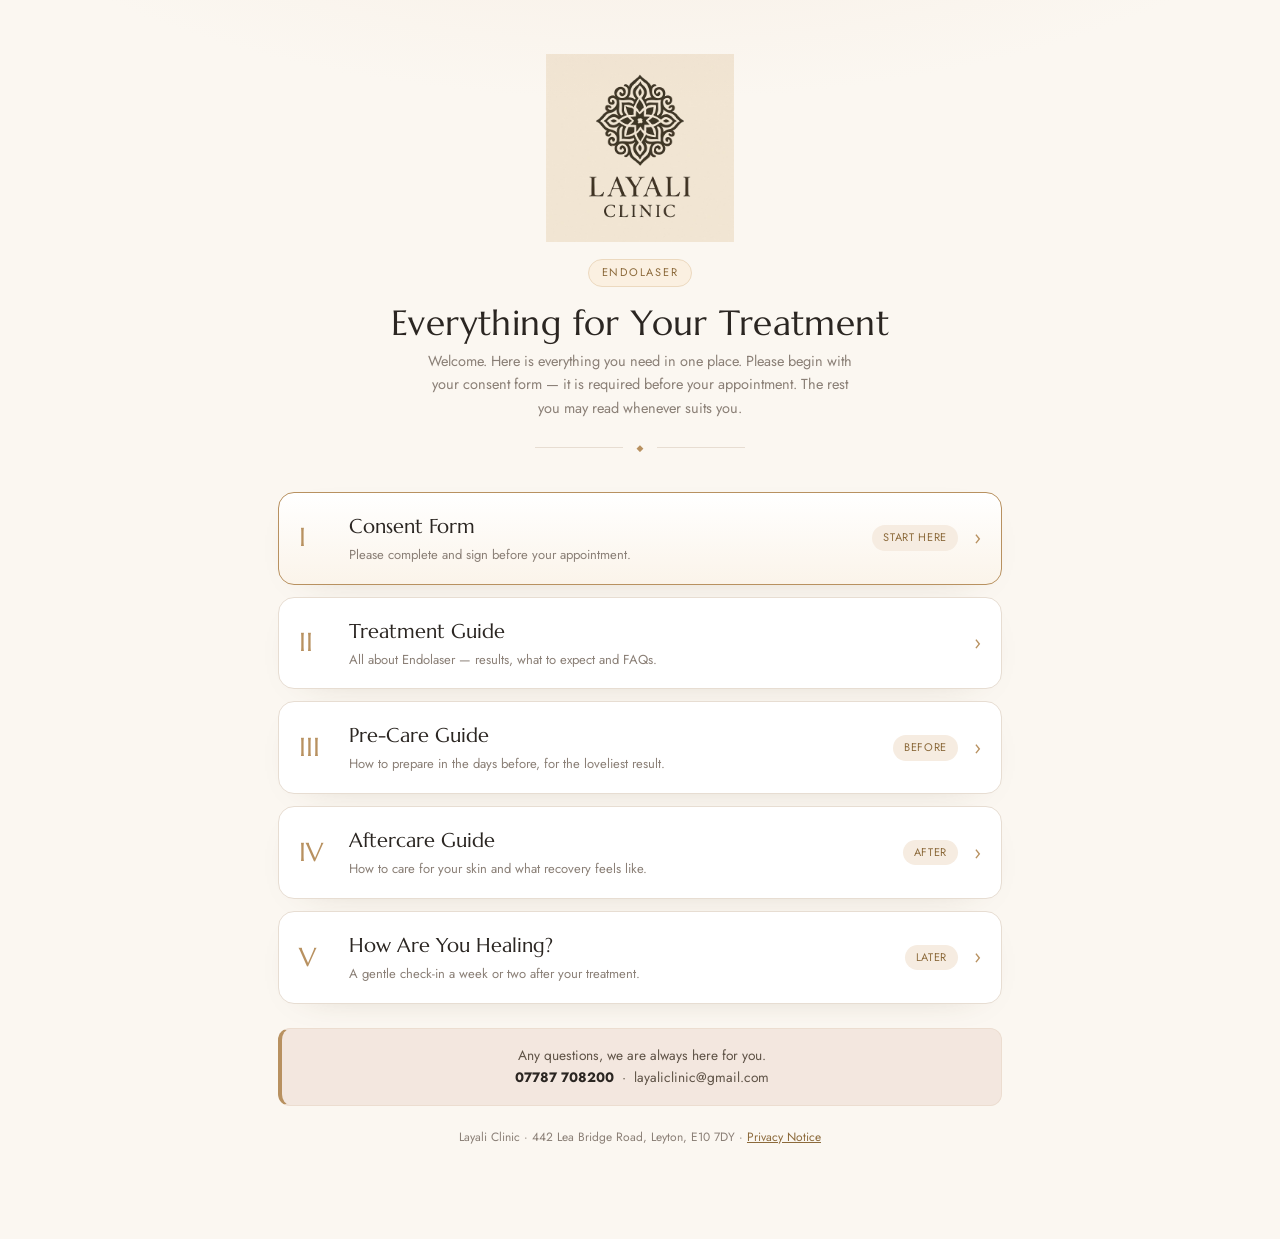
<file: index.html>
<!DOCTYPE html>
<html lang="en"><head>
<meta charset="UTF-8"><meta name="viewport" content="width=device-width,initial-scale=1">
<title>Your Endolaser Treatment | Layali Clinic</title>
<link rel="preconnect" href="https://fonts.googleapis.com"><link rel="preconnect" href="https://fonts.gstatic.com" crossorigin>
<link href="https://fonts.googleapis.com/css2?family=Marcellus&family=Jost:wght@300;400;500;600&display=swap" rel="stylesheet">
<link rel="stylesheet" href="styles.css">
<meta property="og:type" content="website">
<meta property="og:site_name" content="Layali Clinic">
<meta property="og:title" content="Your Endolaser Treatment — Layali Clinic">
<meta property="og:description" content="Everything for your Endolaser treatment in one place — consent, pre-care, aftercare and your treatment guide.">
<meta property="og:image" content="https://layaliclinic.co.uk/layali-endolaser/logo.jpg">
<meta property="og:url" content="https://layaliclinic.co.uk/layali-endolaser/">
<meta name="twitter:card" content="summary_large_image">
<!-- HUSNA: after hosting, replace BOTH "https://layaliclinic.co.uk/layali-endolaser" above with your real hosted URL so the WhatsApp/Instagram link preview shows your logo & title. Send me the URL and I'll set it for you. -->
</head><body>
<div class="wrap">
  <header class="hero">
    <img class="logo" src="logo.jpg" alt="Layali Clinic" style="width:188px">
    <span class="kicker">Endolaser</span>
    <h1>Everything for Your Treatment</h1>
    <p class="sub">Welcome. Here is everything you need in one place. Please begin with your consent form — it is required before your appointment. The rest you may read whenever suits you.</p>
  </header>

  <a class="stage" href="3-consent-form.html" style="border-color:var(--gold);background:linear-gradient(0deg,#fbf4ea,#fff)">
    <span class="num">I</span><div class="body"><p class="t">Consent Form</p><p class="d">Please complete and sign before your appointment.</p></div><span class="when">Start here</span><span class="arrow">&rsaquo;</span></a>

  <a class="stage" href="1-treatment-guide.html"><span class="num">II</span><div class="body"><p class="t">Treatment Guide</p><p class="d">All about Endolaser — results, what to expect and FAQs.</p></div><span class="arrow">&rsaquo;</span></a>

  <a class="stage" href="4-pre-care-guide.html"><span class="num">III</span><div class="body"><p class="t">Pre-Care Guide</p><p class="d">How to prepare in the days before, for the loveliest result.</p></div><span class="when">Before</span><span class="arrow">&rsaquo;</span></a>

  <a class="stage" href="6-aftercare-guide.html"><span class="num">IV</span><div class="body"><p class="t">Aftercare Guide</p><p class="d">How to care for your skin and what recovery feels like.</p></div><span class="when">After</span><span class="arrow">&rsaquo;</span></a>

  <a class="stage" href="7-review-form.html"><span class="num">V</span><div class="body"><p class="t">How Are You Healing?</p><p class="d">A gentle check-in a week or two after your treatment.</p></div><span class="when">Later</span><span class="arrow">&rsaquo;</span></a>

  <div class="notice" style="margin-top:24px;text-align:center">Any questions, we are always here for you.<br><b>07787&nbsp;708200</b> &nbsp;·&nbsp; layaliclinic@gmail.com</div>
  <p class="foot">Layali Clinic · 442 Lea Bridge Road, Leyton, E10 7DY · <a href="privacy.html">Privacy Notice</a></p>
</div>
</body></html>
</file>
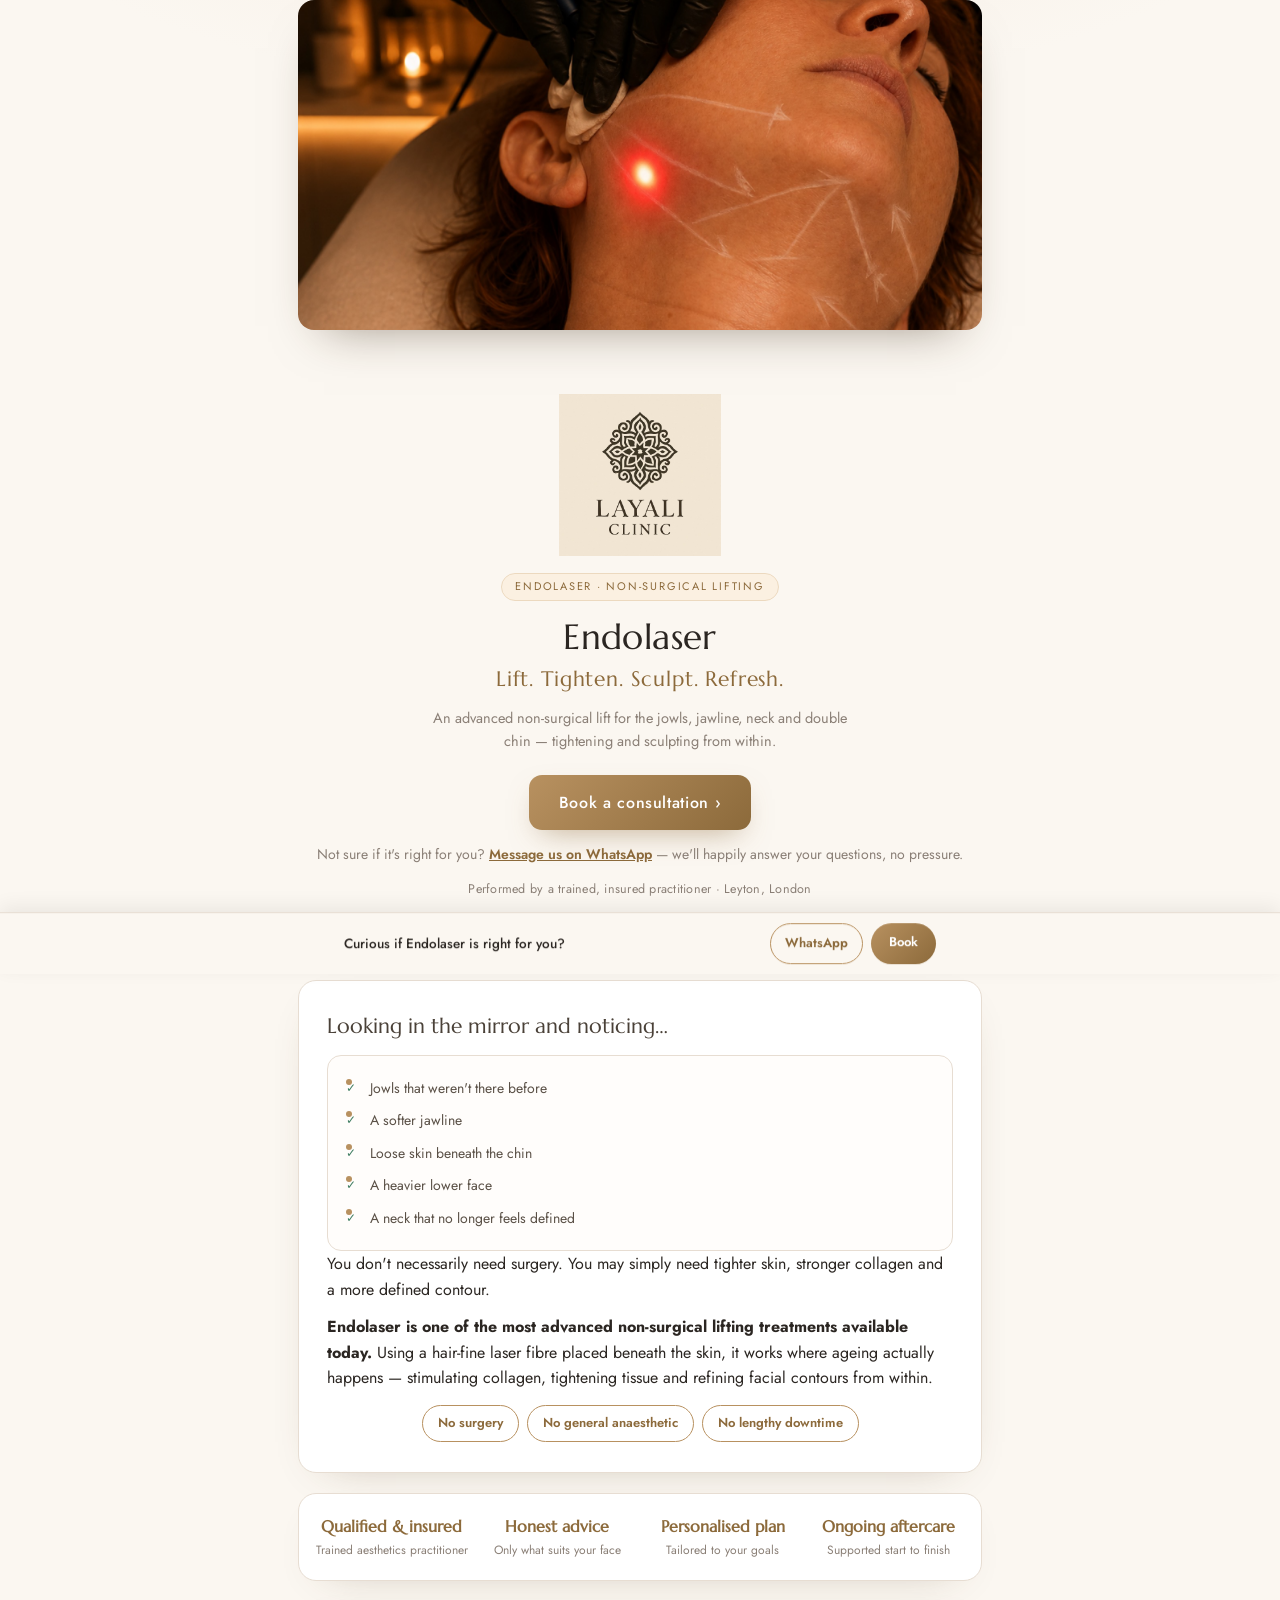
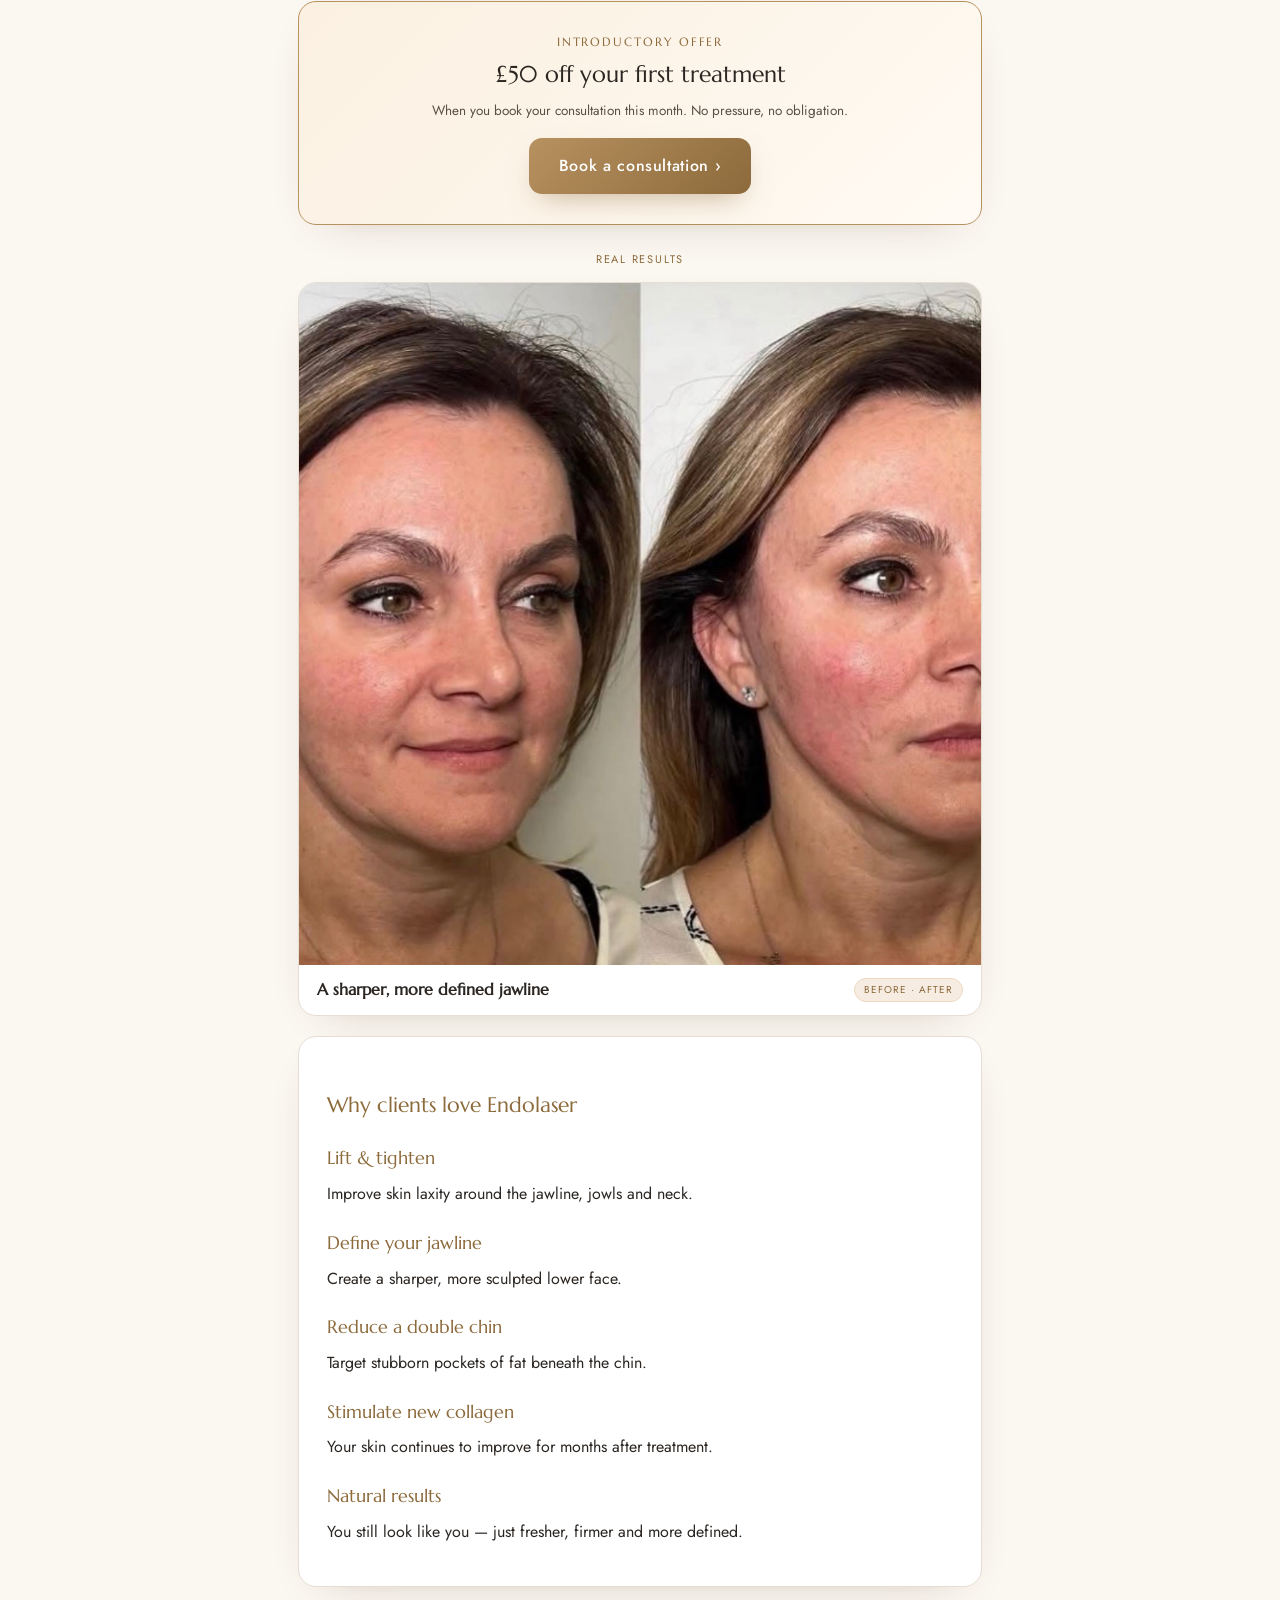
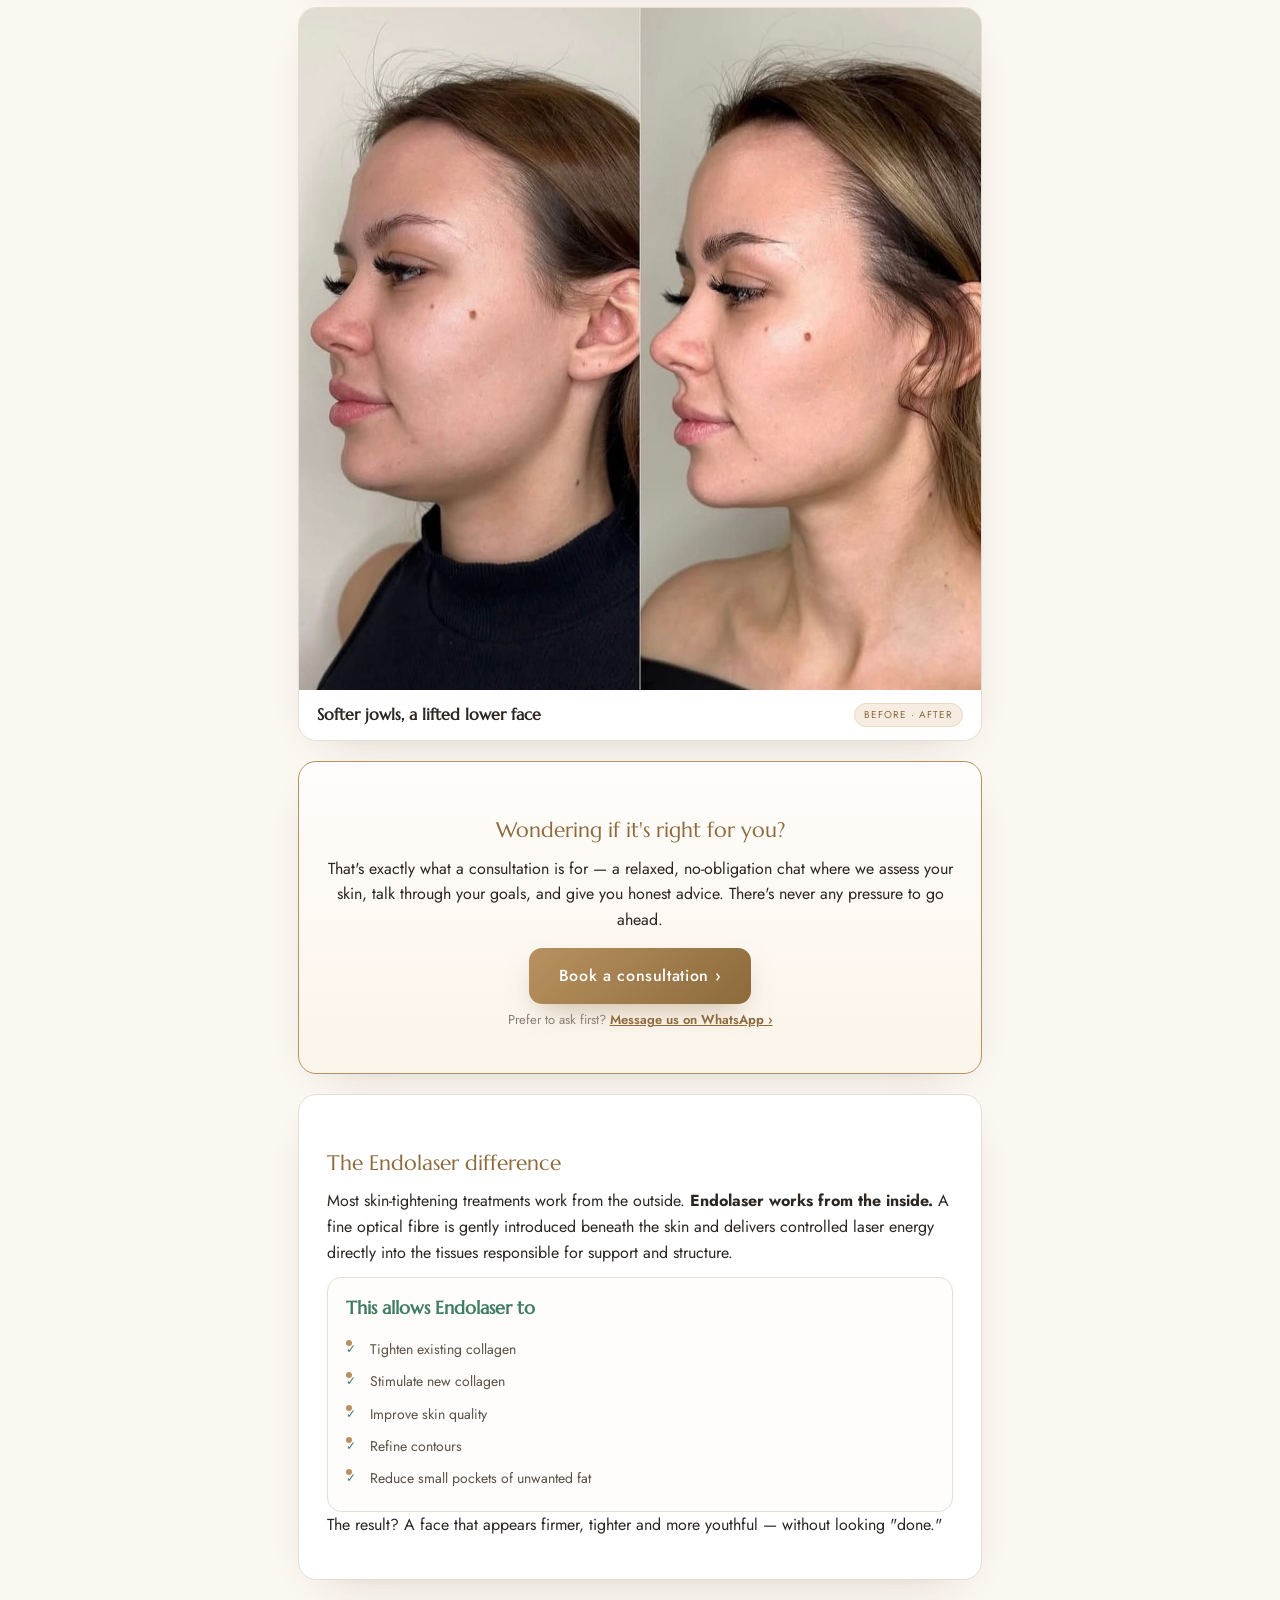
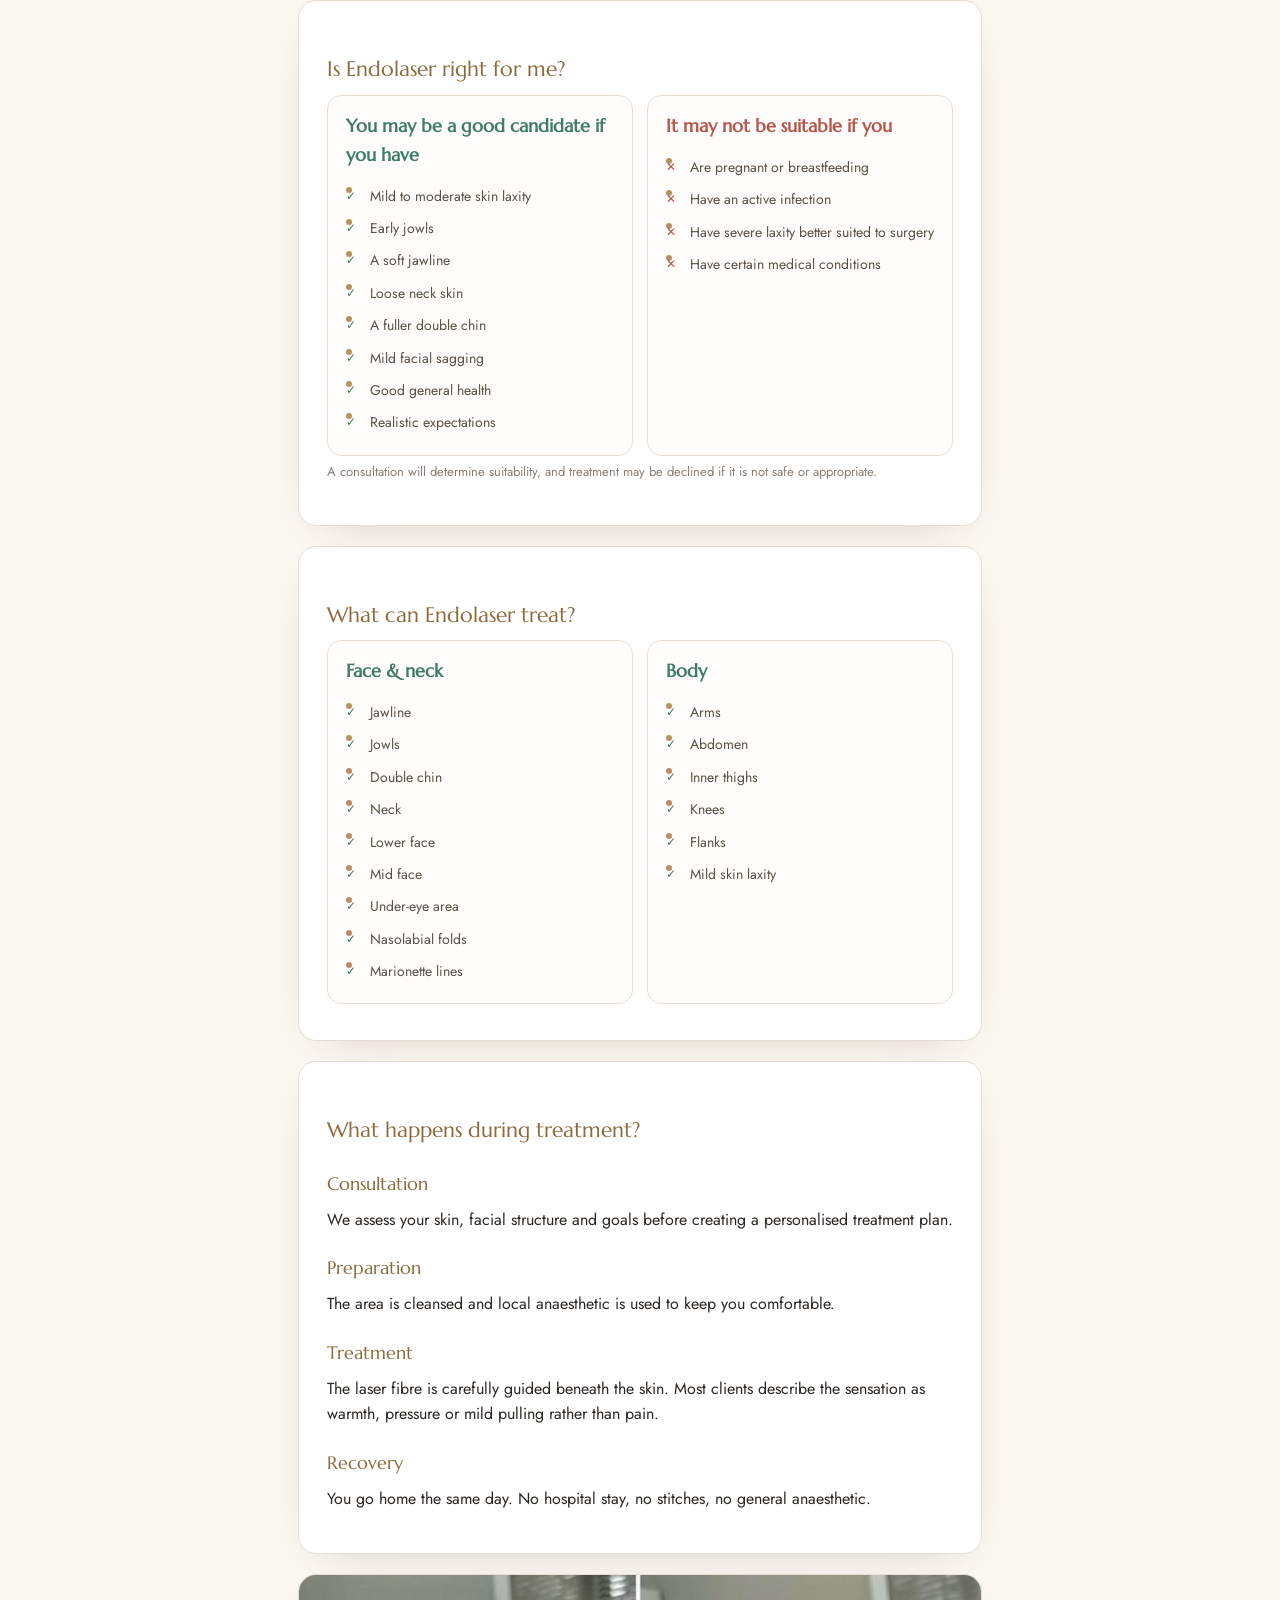
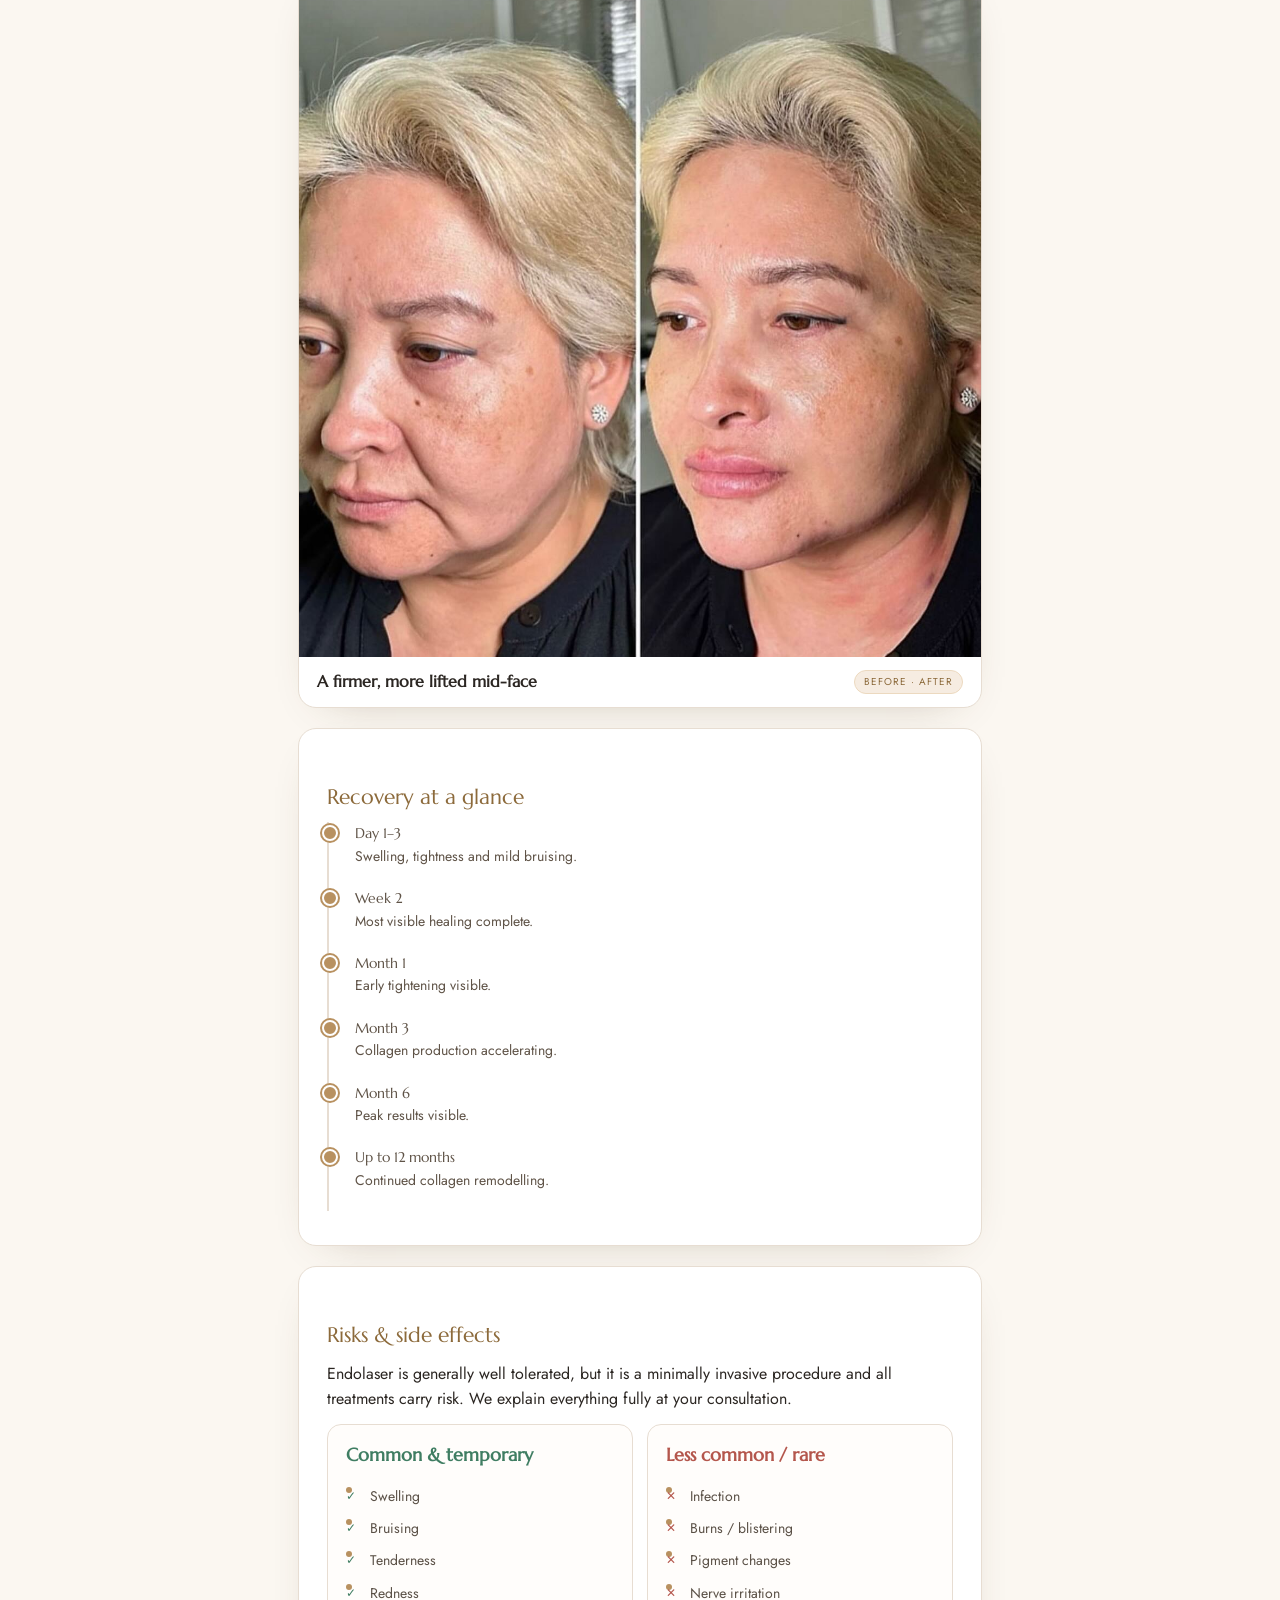
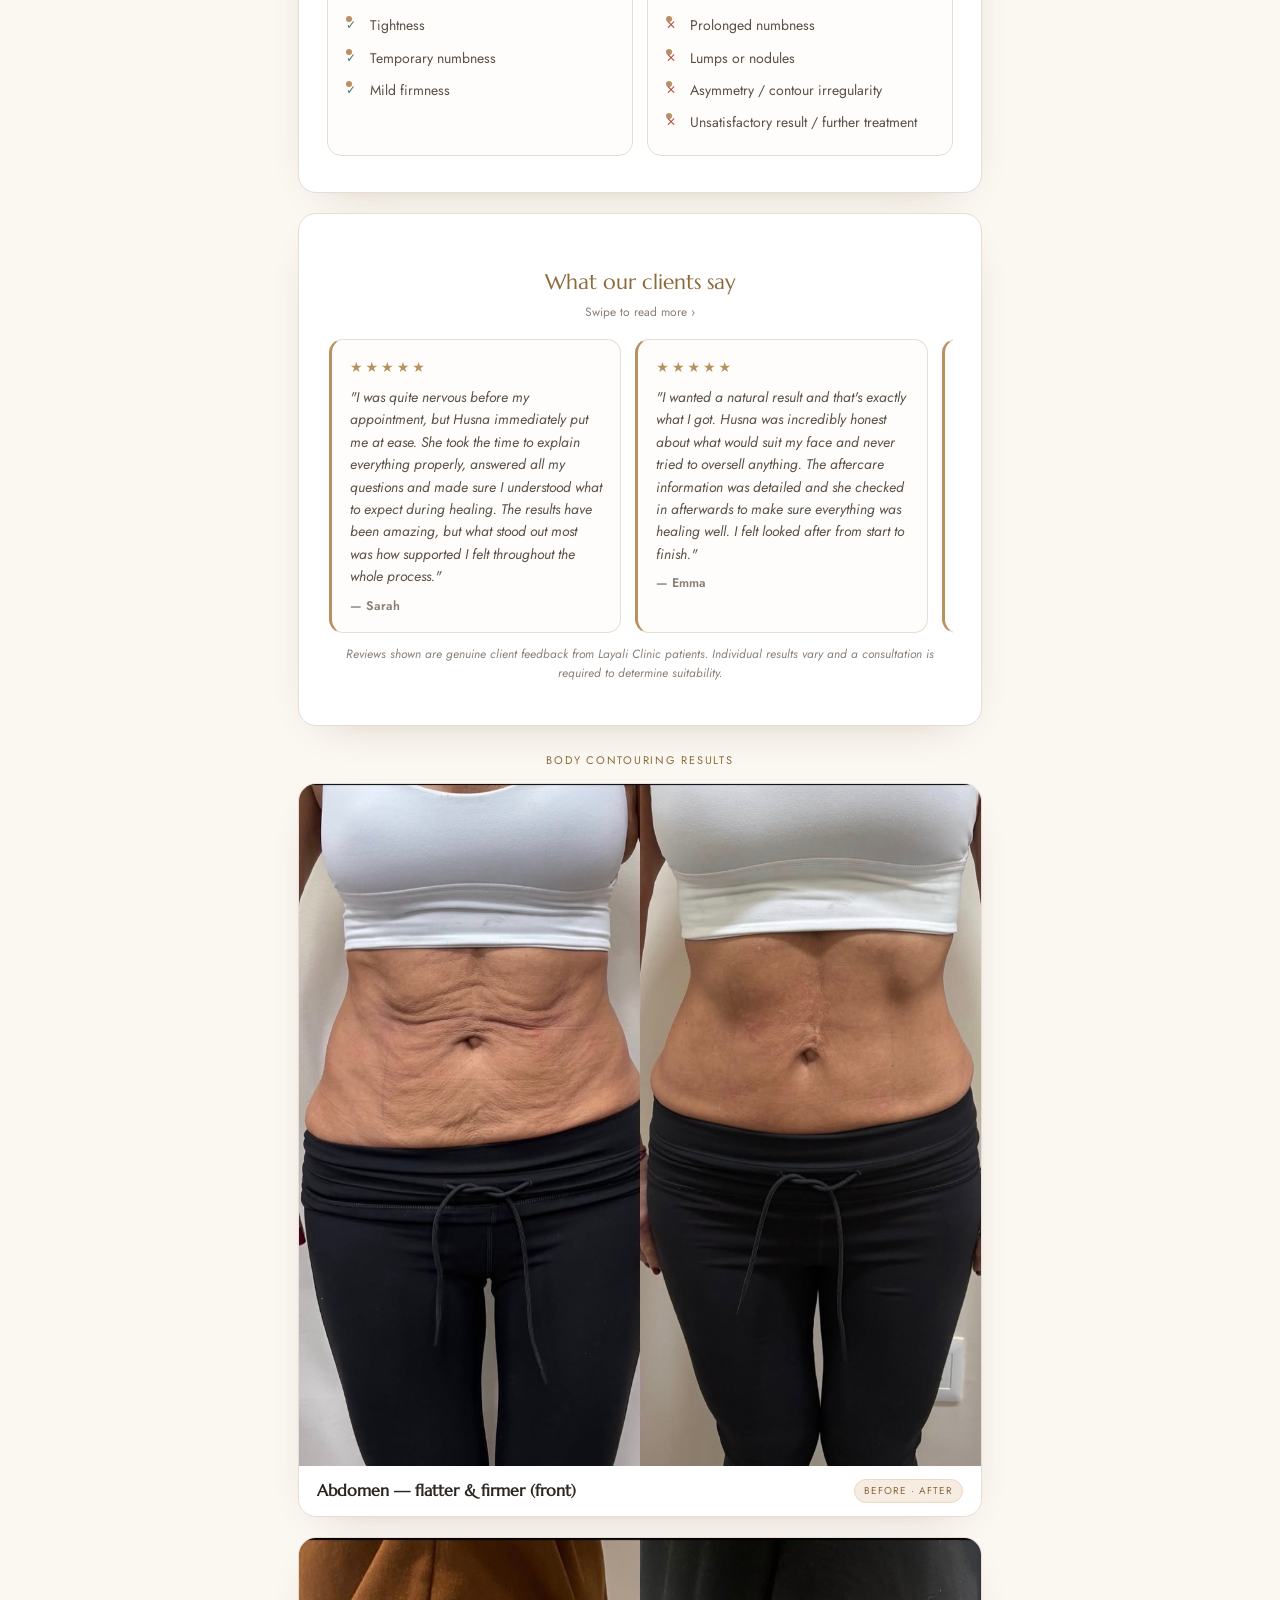
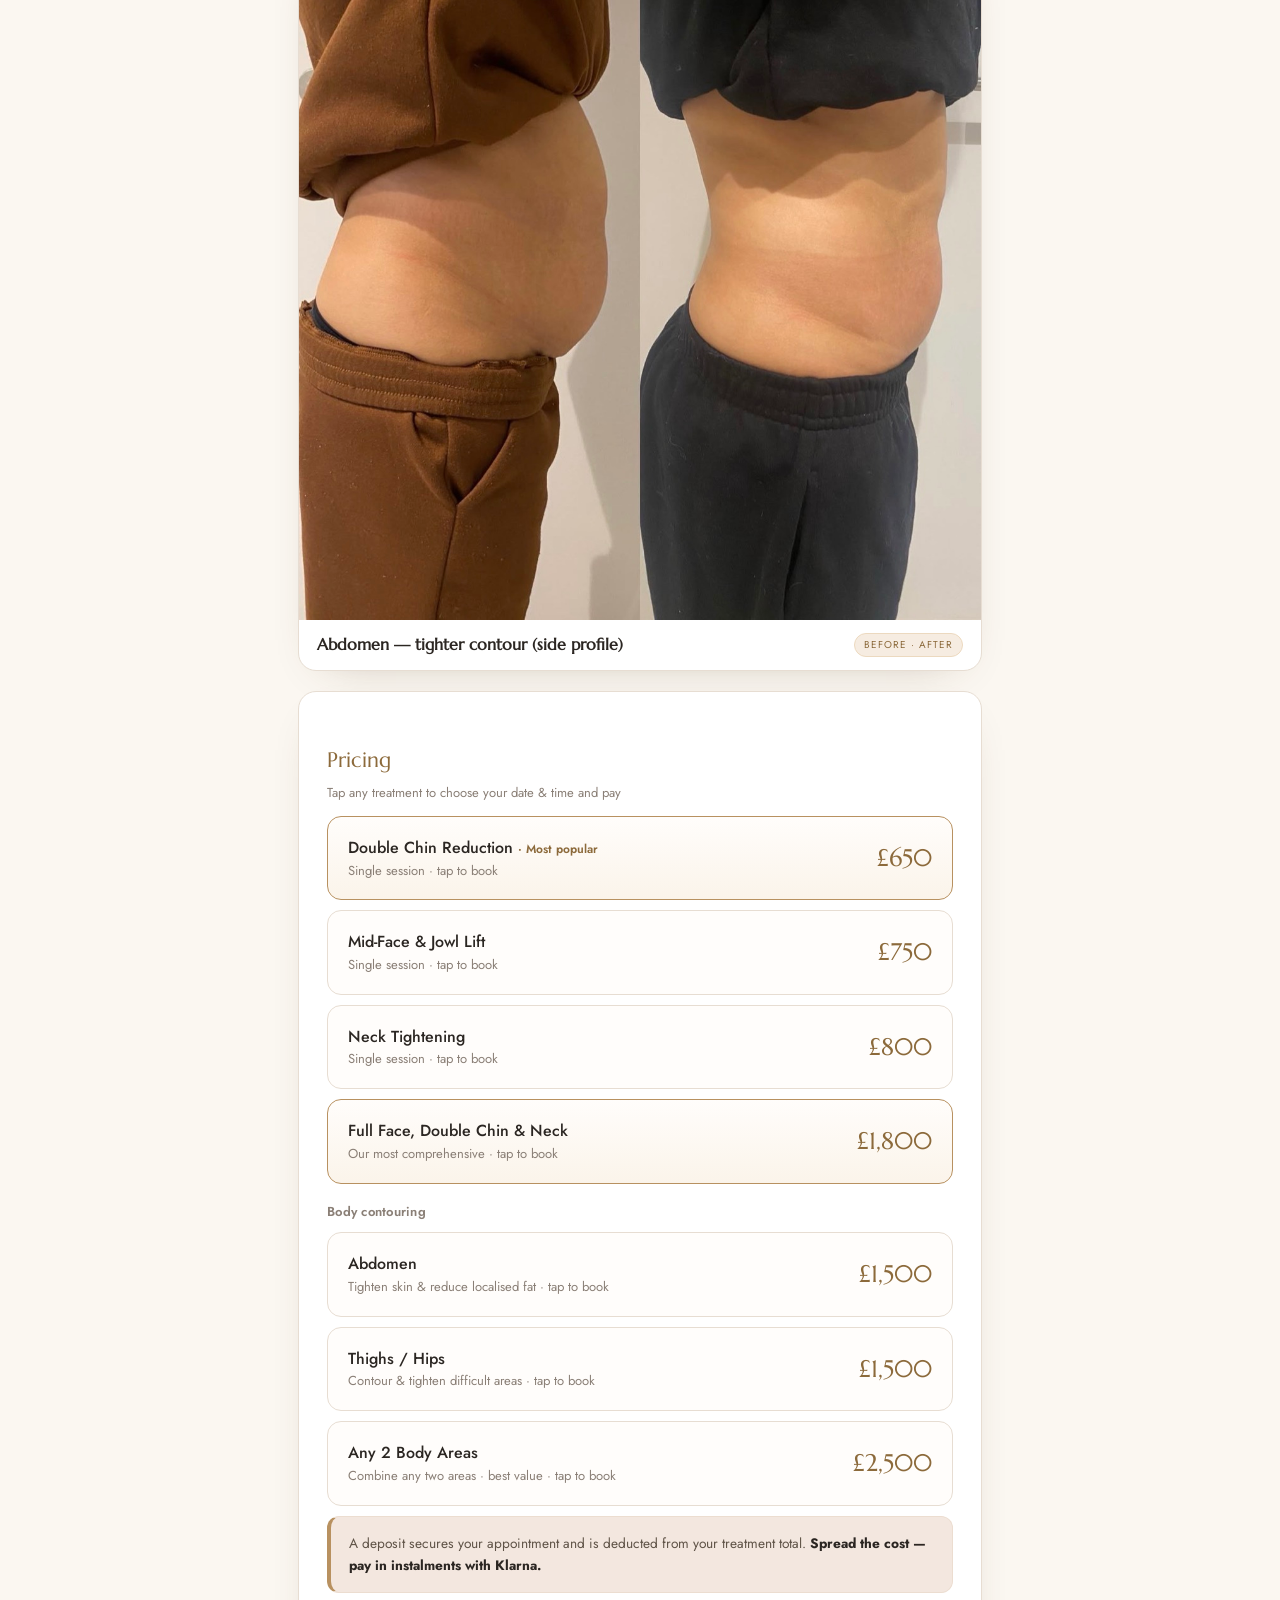
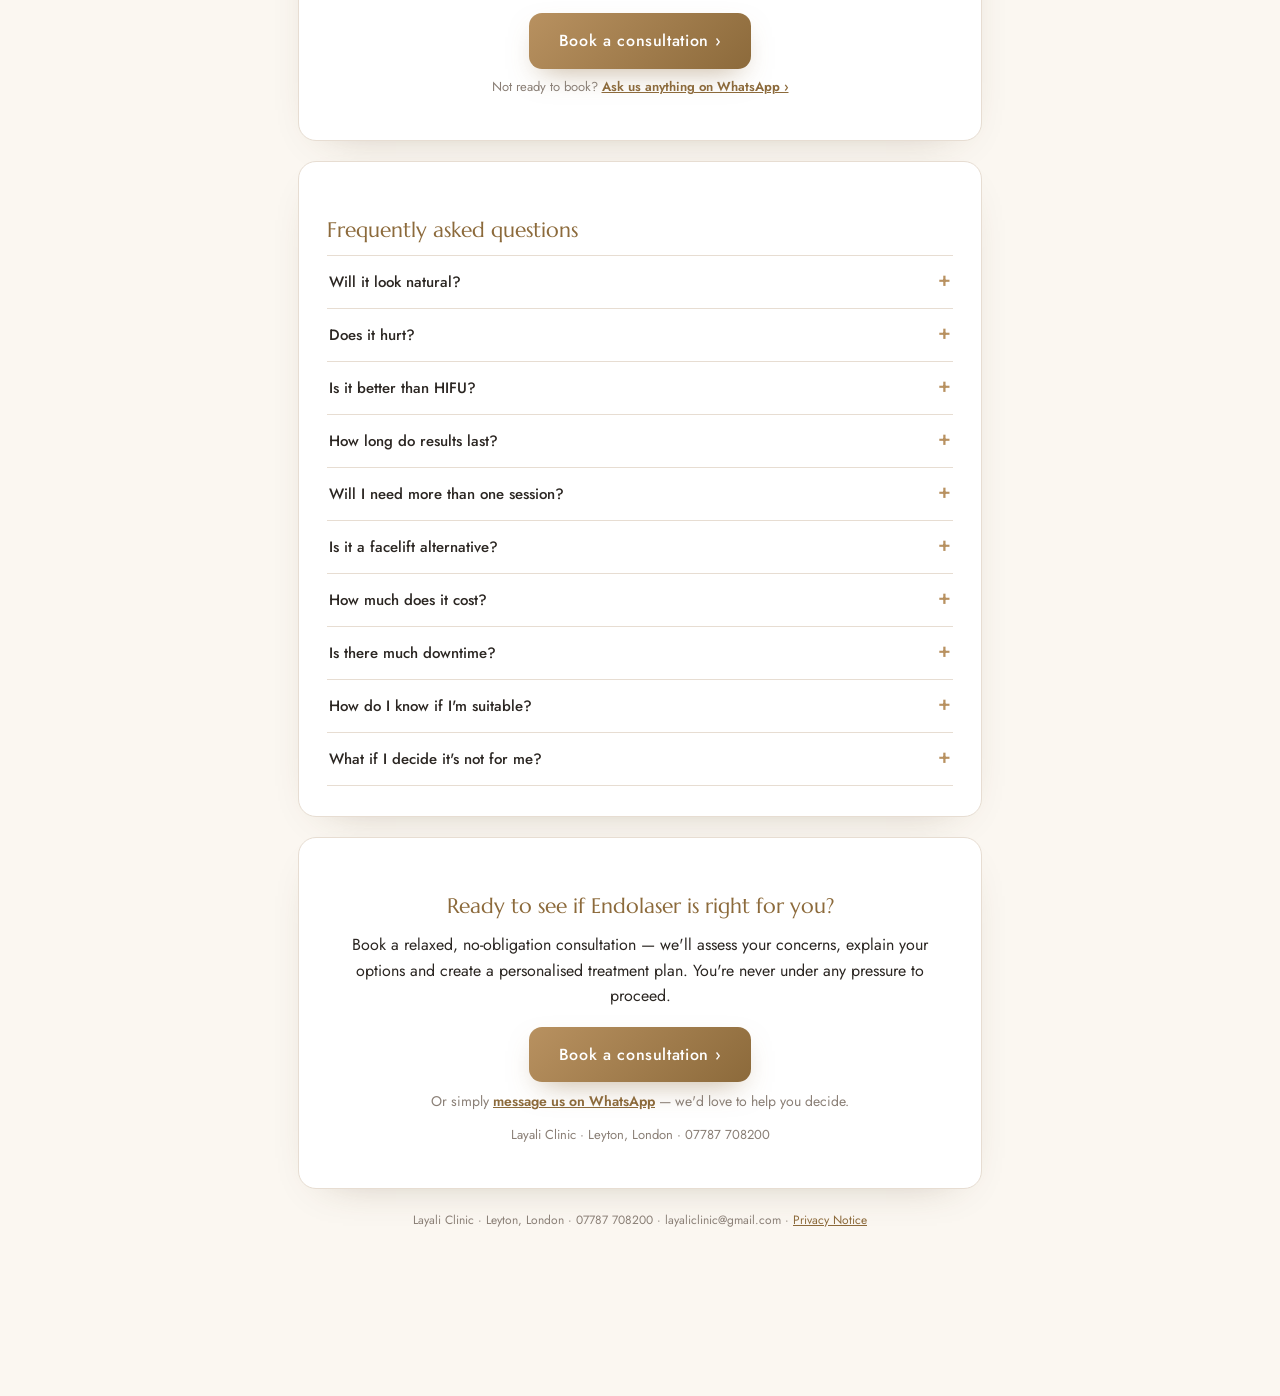
<file: 1-treatment-guide.html>
<!DOCTYPE html>
<html lang="en"><head>
<meta charset="UTF-8"><meta name="viewport" content="width=device-width,initial-scale=1">
<title>Endolaser in Leyton, East London | Layali Clinic</title>
<meta name="description" content="Endolaser non-surgical skin tightening in Leyton, East London — lift and sculpt the jawline, jowls, neck and double chin with no surgery at Layali Clinic.">
<link rel="preconnect" href="https://fonts.googleapis.com"><link rel="preconnect" href="https://fonts.gstatic.com" crossorigin>
<link href="https://fonts.googleapis.com/css2?family=Marcellus&family=Jost:wght@300;400;500;600&display=swap" rel="stylesheet">
<link rel="stylesheet" href="styles.css">
<meta property="og:type" content="article">
<meta property="og:site_name" content="Layali Clinic">
<meta property="og:title" content="Lift &amp; tighten your jawline — without surgery | Layali Clinic">
<meta property="og:description" content="Endolaser — an advanced non-surgical lift for jowls, jawline, neck & double chin. No surgery, no general anaesthetic, no lengthy downtime.">
<meta property="og:image" content="https://layaliclinic.co.uk/layali-endolaser/logo.jpg">
<meta property="og:url" content="https://layaliclinic.co.uk/layali-endolaser/1-treatment-guide.html">
<meta name="twitter:card" content="summary_large_image">
<style>
  #scrollbar{position:fixed;top:0;left:0;height:3px;width:0;z-index:70;background:linear-gradient(90deg,var(--gold),var(--gold-deep));transition:width .12s ease}
  .reveal-on .card{opacity:0;transform:translateY(22px);transition:opacity .7s ease,transform .7s ease}
  .reveal-on .card.in{opacity:1;transform:none}
  header.hero>*{animation:heroIn .85s ease both}
  header.hero h1{animation-delay:.04s}header.hero .sub{animation-delay:.08s}header.hero>div{animation-delay:.12s}
  @keyframes heroIn{from{opacity:0;transform:translateY(14px)}to{opacity:1;transform:none}}
  .result{padding:0;overflow:hidden}
  .result img{width:100%;display:block;aspect-ratio:1/1;object-fit:cover;object-position:center;transition:transform .5s ease}
  @media(hover:hover){.result:hover img{transform:scale(1.04)}}
  .result .cap{padding:12px 18px;display:flex;justify-content:space-between;align-items:center;gap:10px}
  .result .cap b{font-family:'Marcellus',serif;font-size:16px;color:var(--ink);font-weight:600}
  .carousel{display:flex;gap:14px;overflow-x:auto;scroll-snap-type:x mandatory;-webkit-overflow-scrolling:touch;padding:6px 2px 12px;scrollbar-width:none}
  .carousel::-webkit-scrollbar{display:none}
  .carousel>.mini{flex:0 0 86%;scroll-snap-align:center;margin:0}
  @media(min-width:620px){.carousel>.mini{flex:0 0 47%}}
  @media (prefers-reduced-motion:reduce){.reveal-on .card{opacity:1!important;transform:none!important}header.hero>*{animation:none!important}.result img{transition:none}}
</style>
<!-- Meta Pixel Code -->
<script>
!function(f,b,e,v,n,t,s){if(f.fbq)return;n=f.fbq=function(){n.callMethod?
n.callMethod.apply(n,arguments):n.queue.push(arguments)};if(!f._fbq)f._fbq=n;
n.push=n;n.loaded=!0;n.version='2.0';n.queue=[];t=b.createElement(e);t.async=!0;
t.src=v;s=b.getElementsByTagName(e)[0];s.parentNode.insertBefore(t,s)}(window,document,
'script','https://connect.facebook.net/en_US/fbevents.js');
fbq('init','1923468402390498');
fbq('track','PageView');
</script>
<noscript><img height="1" width="1" style="display:none" src="https://www.facebook.com/tr?id=1923468402390498&ev=PageView&noscript=1"/></noscript>
<!-- End Meta Pixel Code -->
<script type="application/ld+json">
[
  {
    "@context": "https://schema.org",
    "@type": "MedicalClinic",
    "@id": "https://layaliclinic.co.uk/#clinic",
    "name": "Layali Clinic",
    "url": "https://layaliclinic.co.uk/",
    "telephone": "+447787708200",
    "email": "layaliclinic@gmail.com",
    "address": {
      "@type": "PostalAddress",
      "streetAddress": "442 Lea Bridge Road",
      "addressLocality": "Leyton",
      "addressRegion": "London",
      "postalCode": "E10 7DY",
      "addressCountry": "GB"
    },
    "areaServed": ["Leyton", "East London", "London"]
  },
  {
    "@context": "https://schema.org",
    "@type": "MedicalProcedure",
    "name": "Endolaser Non-Surgical Skin Tightening",
    "description": "Endolaser is a minimally invasive non-surgical lifting treatment that uses a fine laser fibre placed beneath the skin to tighten collagen and refine facial and body contours, including the jawline, jowls, neck and double chin.",
    "provider": { "@id": "https://layaliclinic.co.uk/#clinic" }
  },
  {
    "@context": "https://schema.org",
    "@type": "FAQPage",
    "mainEntity": [
      {
        "@type": "Question",
        "name": "Will it look natural?",
        "acceptedAnswer": { "@type": "Answer", "text": "Yes. The aim isn't to change your face — it's to restore definition and tighten existing tissues, so you look fresher and firmer rather than \"done.\"" }
      },
      {
        "@type": "Question",
        "name": "Does it hurt?",
        "acceptedAnswer": { "@type": "Answer", "text": "Most clients find it very manageable with local anaesthetic — you may feel warmth, pressure or mild pulling." }
      },
      {
        "@type": "Question",
        "name": "Is it better than HIFU?",
        "acceptedAnswer": { "@type": "Answer", "text": "For many clients with more noticeable laxity, Endolaser can give a more significant result because it works beneath the skin rather than from the surface." }
      },
      {
        "@type": "Question",
        "name": "How long do results last?",
        "acceptedAnswer": { "@type": "Answer", "text": "Typically 1–3 years depending on age, lifestyle and skin quality. Maintenance may be recommended over time." }
      },
      {
        "@type": "Question",
        "name": "Will I need more than one session?",
        "acceptedAnswer": { "@type": "Answer", "text": "Many clients achieve a visible improvement from one session; some may need a second depending on skin laxity, area and desired result." }
      },
      {
        "@type": "Question",
        "name": "Is it a facelift alternative?",
        "acceptedAnswer": { "@type": "Answer", "text": "It can be an excellent option for clients not yet ready for surgery, though it won't replicate a surgical facelift in cases of severe laxity." }
      },
      {
        "@type": "Question",
        "name": "How much does it cost?",
        "acceptedAnswer": { "@type": "Answer", "text": "Treatments start from £650, with a full-face, double-chin & neck package at £1,800 — see the full price list above. A deposit secures your appointment and comes off your total. We'll confirm the exact plan for you at your consultation." }
      },
      {
        "@type": "Question",
        "name": "Is there much downtime?",
        "acceptedAnswer": { "@type": "Answer", "text": "Most clients are back to normal activities within a few days. Some swelling or bruising can take 1–2 weeks to fully settle — we'll talk you through what to expect so you can plan around any events." }
      },
      {
        "@type": "Question",
        "name": "How do I know if I'm suitable?",
        "acceptedAnswer": { "@type": "Answer", "text": "The easiest way is a quick, no-obligation consultation (or a WhatsApp message with a couple of photos). We'll honestly tell you whether Endolaser is right for you, or if another treatment would suit you better." }
      },
      {
        "@type": "Question",
        "name": "What if I decide it's not for me?",
        "acceptedAnswer": { "@type": "Answer", "text": "There's absolutely no pressure. A consultation is simply a chance to get expert advice and your questions answered — you're never obliged to book a treatment." }
      }
    ]
  }
]
</script>
</head><body>
<div id="scrollbar"></div>
<div class="wrap guide">
  <img src="hero-photo.jpg" alt="Endolaser skin tightening at Layali Clinic" style="display:block;width:100%;height:clamp(200px,46vw,330px);object-fit:cover;object-position:center;border-radius:16px;margin:0 0 10px;box-shadow:0 22px 46px -26px rgba(60,40,20,.5)">
  <header class="hero">
    <img class="logo" src="logo.jpg" alt="Layali Clinic">
    <span class="kicker">Endolaser · Non-Surgical Lifting</span>
    <h1>Endolaser</h1>
    <p style="font-family:'Marcellus',serif;font-size:21px;color:var(--gold-deep);letter-spacing:.04em;margin:2px 0 10px">Lift. Tighten. Sculpt. Refresh.</p>
    <p class="sub">An advanced non-surgical lift for the jowls, jawline, neck and double chin — tightening and sculpting from within.</p>
    <div style="margin-top:22px"><a class="btn-gold" href="https://wa.me/447787708200?text=Hi%20Layali%20Clinic%2C%20I'd%20like%20to%20book%20an%20Endolaser%20consultation">Book a consultation &rsaquo;</a></div>
    <p style="margin-top:13px;font-size:14px;color:var(--muted)">Not sure if it's right for you? <a href="https://wa.me/447787708200?text=Hi%20Layali%20Clinic%2C%20I'd%20love%20to%20know%20more%20about%20Endolaser" style="color:var(--gold-deep);font-weight:600">Message us on WhatsApp</a> — we'll happily answer your questions, no pressure.</p>
    <p style="margin-top:12px;font-size:12.5px;color:var(--muted);letter-spacing:.02em">Performed by a trained, insured practitioner · Leyton, London</p>
  </header>

  <!-- EMOTIONAL HOOK -->
  <div class="card prose">
    <p class="lead">Looking in the mirror and noticing…</p>
    <div class="mini ok"><ul>
      <li>Jowls that weren't there before</li>
      <li>A softer jawline</li>
      <li>Loose skin beneath the chin</li>
      <li>A heavier lower face</li>
      <li>A neck that no longer feels defined</li>
    </ul></div>
    <p>You don't necessarily need surgery. You may simply need tighter skin, stronger collagen and a more defined contour.</p>
    <p><b>Endolaser is one of the most advanced non-surgical lifting treatments available today.</b> Using a hair-fine laser fibre placed beneath the skin, it works where ageing actually happens — stimulating collagen, tightening tissue and refining facial contours from within.</p>
    <div style="display:flex;gap:8px;justify-content:center;flex-wrap:wrap;margin-top:14px">
      <span style="border:1px solid var(--gold);color:var(--gold-deep);border-radius:999px;padding:7px 15px;font-size:13px;font-weight:600">No surgery</span>
      <span style="border:1px solid var(--gold);color:var(--gold-deep);border-radius:999px;padding:7px 15px;font-size:13px;font-weight:600">No general anaesthetic</span>
      <span style="border:1px solid var(--gold);color:var(--gold-deep);border-radius:999px;padding:7px 15px;font-size:13px;font-weight:600">No lengthy downtime</span>
    </div>
  </div>

  <!-- TRUST STRIP -->
  <div class="card" style="padding:20px 16px">
    <div style="display:grid;grid-template-columns:repeat(auto-fit,minmax(140px,1fr));gap:16px 12px;text-align:center">
      <div><div style="font-family:'Marcellus',serif;color:var(--gold-deep);font-size:16px;font-weight:600">Qualified &amp; insured</div><div style="font-size:12px;color:var(--muted);margin-top:2px">Trained aesthetics practitioner</div></div>
      <div><div style="font-family:'Marcellus',serif;color:var(--gold-deep);font-size:16px;font-weight:600">Honest advice</div><div style="font-size:12px;color:var(--muted);margin-top:2px">Only what suits your face</div></div>
      <div><div style="font-family:'Marcellus',serif;color:var(--gold-deep);font-size:16px;font-weight:600">Personalised plan</div><div style="font-size:12px;color:var(--muted);margin-top:2px">Tailored to your goals</div></div>
      <div><div style="font-family:'Marcellus',serif;color:var(--gold-deep);font-size:16px;font-weight:600">Ongoing aftercare</div><div style="font-size:12px;color:var(--muted);margin-top:2px">Supported start to finish</div></div>
    </div>
  </div>

  <!-- INTRO OFFER — HUSNA: confirm/edit the amount & terms, or tell me to remove it. -->
  <div class="card" style="text-align:center;background:linear-gradient(135deg,#fbf0e1,#fffaf3);border-color:var(--gold)">
    <p style="font-family:'Marcellus',serif;font-size:12px;letter-spacing:.16em;text-transform:uppercase;color:var(--gold-deep);margin:0 0 4px">Introductory offer</p>
    <p style="font-family:'Marcellus',serif;font-size:23px;color:var(--ink);margin:0 0 8px">£50 off your first treatment</p>
    <p style="font-size:13.5px;color:#5a5046;margin:0 0 16px">When you book your consultation this month. No pressure, no obligation.</p>
    <a class="btn-gold" href="https://wa.me/447787708200?text=Hi%20Layali%20Clinic%2C%20I'd%20like%20to%20book%20an%20Endolaser%20consultation">Book a consultation &rsaquo;</a>
  </div>

  <!-- ============================================================
       HUSNA — UK ASA/CAP: before/after photos must be your OWN
       consented client results. ba-1..4.jpg are PLACEHOLDERS —
       replace with your own before running a paid ad.
       ============================================================ -->
  <p style="text-align:center;font-size:11px;letter-spacing:.16em;text-transform:uppercase;color:var(--gold-deep);margin:26px 0 -6px">Real results</p>
  <div class="card result"><img src="ba-1.jpg" alt="Endolaser before and after — a sharper, more defined jawline"><div class="cap"><b>A sharper, more defined jawline</b><span class="tagba">Before · After</span></div></div>

  <!-- WHY CLIENTS LOVE IT -->
  <div class="card prose">
    <h3>Why clients love Endolaser</h3>
    <h3 style="font-size:18px">Lift &amp; tighten</h3>
    <p>Improve skin laxity around the jawline, jowls and neck.</p>
    <h3 style="font-size:18px">Define your jawline</h3>
    <p>Create a sharper, more sculpted lower face.</p>
    <h3 style="font-size:18px">Reduce a double chin</h3>
    <p>Target stubborn pockets of fat beneath the chin.</p>
    <h3 style="font-size:18px">Stimulate new collagen</h3>
    <p>Your skin continues to improve for months after treatment.</p>
    <h3 style="font-size:18px">Natural results</h3>
    <p>You still look like you — just fresher, firmer and more defined.</p>
  </div>

  <div class="card result"><img src="ba-2.jpg" alt="Endolaser before and after — softer jowls and a lifted lower face"><div class="cap"><b>Softer jowls, a lifted lower face</b><span class="tagba">Before · After</span></div></div>

  <!-- SOFT CTA -->
  <div class="card prose" style="text-align:center;background:linear-gradient(0deg,#fbf4ea,#fffdfb);border-color:var(--gold)">
    <h3 style="color:var(--gold-deep)">Wondering if it's right for you?</h3>
    <p>That's exactly what a consultation is for — a relaxed, no-obligation chat where we assess your skin, talk through your goals, and give you honest advice. There's never any pressure to go ahead.</p>
    <div style="margin:16px 0 6px"><a class="btn-gold" href="https://wa.me/447787708200?text=Hi%20Layali%20Clinic%2C%20I'd%20like%20to%20book%20an%20Endolaser%20consultation">Book a consultation &rsaquo;</a></div>
    <p style="font-size:13px;color:var(--muted)">Prefer to ask first? <a href="https://wa.me/447787708200?text=Hi%20Layali%20Clinic%2C%20I'd%20love%20to%20know%20more%20about%20Endolaser" style="color:var(--gold-deep);font-weight:600">Message us on WhatsApp &rsaquo;</a></p>
  </div>

  <!-- THE DIFFERENCE -->
  <div class="card prose">
    <h3>The Endolaser difference</h3>
    <p>Most skin-tightening treatments work from the outside. <b>Endolaser works from the inside.</b> A fine optical fibre is gently introduced beneath the skin and delivers controlled laser energy directly into the tissues responsible for support and structure.</p>
    <div class="mini ok"><h4>This allows Endolaser to</h4><ul>
      <li>Tighten existing collagen</li><li>Stimulate new collagen</li><li>Improve skin quality</li>
      <li>Refine contours</li><li>Reduce small pockets of unwanted fat</li></ul></div>
    <p>The result? A face that appears firmer, tighter and more youthful — without looking "done."</p>
  </div>

  <!-- SUITABILITY -->
  <div class="card prose">
    <h3>Is Endolaser right for me?</h3>
    <div class="cols">
      <div class="mini ok"><h4>You may be a good candidate if you have</h4><ul>
        <li>Mild to moderate skin laxity</li><li>Early jowls</li><li>A soft jawline</li>
        <li>Loose neck skin</li><li>A fuller double chin</li><li>Mild facial sagging</li>
        <li>Good general health</li><li>Realistic expectations</li></ul></div>
      <div class="mini avoid"><h4>It may not be suitable if you</h4><ul>
        <li>Are pregnant or breastfeeding</li><li>Have an active infection</li>
        <li>Have severe laxity better suited to surgery</li><li>Have certain medical conditions</li></ul></div>
    </div>
    <p style="font-size:13px;color:var(--muted)">A consultation will determine suitability, and treatment may be declined if it is not safe or appropriate.</p>
  </div>

  <!-- WHAT IT TREATS -->
  <div class="card prose">
    <h3>What can Endolaser treat?</h3>
    <div class="cols">
      <div class="mini ok"><h4>Face &amp; neck</h4><ul>
        <li>Jawline</li><li>Jowls</li><li>Double chin</li><li>Neck</li><li>Lower face</li>
        <li>Mid face</li><li>Under-eye area</li><li>Nasolabial folds</li><li>Marionette lines</li></ul></div>
      <div class="mini ok"><h4>Body</h4><ul>
        <li>Arms</li><li>Abdomen</li><li>Inner thighs</li><li>Knees</li><li>Flanks</li><li>Mild skin laxity</li></ul></div>
    </div>
  </div>

  <!-- WHAT HAPPENS -->
  <div class="card prose">
    <h3>What happens during treatment?</h3>
    <h3 style="font-size:18px">Consultation</h3>
    <p>We assess your skin, facial structure and goals before creating a personalised treatment plan.</p>
    <h3 style="font-size:18px">Preparation</h3>
    <p>The area is cleansed and local anaesthetic is used to keep you comfortable.</p>
    <h3 style="font-size:18px">Treatment</h3>
    <p>The laser fibre is carefully guided beneath the skin. Most clients describe the sensation as warmth, pressure or mild pulling rather than pain.</p>
    <h3 style="font-size:18px">Recovery</h3>
    <p>You go home the same day. No hospital stay, no stitches, no general anaesthetic.</p>
  </div>

  <div class="card result"><img src="ba-4.jpg" alt="Endolaser before and after — a firmer, more lifted mid-face"><div class="cap"><b>A firmer, more lifted mid-face</b><span class="tagba">Before · After</span></div></div>

  <!-- RECOVERY TIMELINE -->
  <div class="card prose">
    <h3>Recovery at a glance</h3>
    <div class="timeline">
      <div class="tl-item"><p class="tl-when">Day 1–3</p><p>Swelling, tightness and mild bruising.</p></div>
      <div class="tl-item"><p class="tl-when">Week 2</p><p>Most visible healing complete.</p></div>
      <div class="tl-item"><p class="tl-when">Month 1</p><p>Early tightening visible.</p></div>
      <div class="tl-item"><p class="tl-when">Month 3</p><p>Collagen production accelerating.</p></div>
      <div class="tl-item"><p class="tl-when">Month 6</p><p>Peak results visible.</p></div>
      <div class="tl-item"><p class="tl-when">Up to 12 months</p><p>Continued collagen remodelling.</p></div>
    </div>
  </div>

  <!-- RISKS (compliance) -->
  <div class="card prose">
    <h3>Risks &amp; side effects</h3>
    <p>Endolaser is generally well tolerated, but it is a minimally invasive procedure and all treatments carry risk. We explain everything fully at your consultation.</p>
    <div class="cols">
      <div class="mini ok"><h4>Common &amp; temporary</h4><ul>
        <li>Swelling</li><li>Bruising</li><li>Tenderness</li><li>Redness</li><li>Tightness</li><li>Temporary numbness</li><li>Mild firmness</li></ul></div>
      <div class="mini avoid"><h4>Less common / rare</h4><ul>
        <li>Infection</li><li>Burns / blistering</li><li>Pigment changes</li><li>Nerve irritation</li>
        <li>Prolonged numbness</li><li>Lumps or nodules</li><li>Asymmetry / contour irregularity</li><li>Unsatisfactory result / further treatment</li></ul></div>
    </div>
  </div>

  <!-- TESTIMONIALS — genuine client reviews -->
  <div class="card prose">
    <h3 style="text-align:center">What our clients say</h3>
    <p style="text-align:center;font-size:12px;color:var(--muted);margin:-4px 0 10px">Swipe to read more &rsaquo;</p>
    <div class="carousel">
      <div class="mini" style="background:#fffdfb;border-left:3px solid var(--gold)">
        <div style="color:var(--gold);letter-spacing:3px;font-size:14px">&#9733;&#9733;&#9733;&#9733;&#9733;</div>
        <p style="font-style:italic;color:#5a5046;margin:8px 0 8px;font-size:14px;line-height:1.6">"I was quite nervous before my appointment, but Husna immediately put me at ease. She took the time to explain everything properly, answered all my questions and made sure I understood what to expect during healing. The results have been amazing, but what stood out most was how supported I felt throughout the whole process."</p>
        <div style="font-size:12.5px;color:var(--muted);font-weight:600">— Sarah</div>
      </div>
      <div class="mini" style="background:#fffdfb;border-left:3px solid var(--gold)">
        <div style="color:var(--gold);letter-spacing:3px;font-size:14px">&#9733;&#9733;&#9733;&#9733;&#9733;</div>
        <p style="font-style:italic;color:#5a5046;margin:8px 0 8px;font-size:14px;line-height:1.6">"I wanted a natural result and that's exactly what I got. Husna was incredibly honest about what would suit my face and never tried to oversell anything. The aftercare information was detailed and she checked in afterwards to make sure everything was healing well. I felt looked after from start to finish."</p>
        <div style="font-size:12.5px;color:var(--muted);font-weight:600">— Emma</div>
      </div>
      <div class="mini" style="background:#fffdfb;border-left:3px solid var(--gold)">
        <div style="color:var(--gold);letter-spacing:3px;font-size:14px">&#9733;&#9733;&#9733;&#9733;&#9733;</div>
        <p style="font-style:italic;color:#5a5046;margin:8px 0 8px;font-size:14px;line-height:1.6">"The consultation was so thorough. Husna explained the treatment, risks, recovery and realistic expectations in a way that was easy to understand. I never felt rushed and felt completely confident going ahead. Months later I'm still seeing improvements and couldn't be happier with my result."</p>
        <div style="font-size:12.5px;color:var(--muted);font-weight:600">— Lisa</div>
      </div>
      <div class="mini" style="background:#fffdfb;border-left:3px solid var(--gold)">
        <div style="color:var(--gold);letter-spacing:3px;font-size:14px">&#9733;&#9733;&#9733;&#9733;&#9733;</div>
        <p style="font-style:italic;color:#5a5046;margin:8px 0 8px;font-size:14px;line-height:1.6">"What impressed me most was the level of care. I received detailed pre-care and aftercare instructions, and whenever I had a question, Husna was quick to respond and reassure me. The treatment itself was far more comfortable than I expected and the results look incredibly natural."</p>
        <div style="font-size:12.5px;color:var(--muted);font-weight:600">— Rachel</div>
      </div>
      <div class="mini" style="background:#fffdfb;border-left:3px solid var(--gold)">
        <div style="color:var(--gold);letter-spacing:3px;font-size:14px">&#9733;&#9733;&#9733;&#9733;&#9733;</div>
        <p style="font-style:italic;color:#5a5046;margin:8px 0 8px;font-size:14px;line-height:1.6">"I had been researching treatments for a long time and met with several clinics before choosing Layali Clinic. Husna was by far the most knowledgeable and professional practitioner I spoke to. She explained everything honestly and made me feel completely comfortable. My confidence has improved so much since having the treatment."</p>
        <div style="font-size:12.5px;color:var(--muted);font-weight:600">— Michelle</div>
      </div>
    </div>
    <p class="media-note">Reviews shown are genuine client feedback from Layali Clinic patients. Individual results vary and a consultation is required to determine suitability.</p>
  </div>

  <!-- BODY RESULTS -->
  <p style="text-align:center;font-size:11px;letter-spacing:.16em;text-transform:uppercase;color:var(--gold-deep);margin:26px 0 -6px">Body contouring results</p>
  <div class="card result"><img src="ba-abdomen-1.jpg" alt="Endolaser abdomen before and after, front view — flatter and firmer" style="aspect-ratio:1/1"><div class="cap"><b>Abdomen — flatter &amp; firmer (front)</b><span class="tagba">Before · After</span></div></div>
  <div class="card result"><img src="ba-abdomen-2.jpg" alt="Endolaser abdomen before and after, side profile — a tighter, more contoured waist" style="aspect-ratio:1/1"><div class="cap"><b>Abdomen — tighter contour (side profile)</b><span class="tagba">Before · After</span></div></div>

  <!-- PRICING -->
  <div class="card prose">
    <h3>Pricing</h3>
    <p style="font-size:13px;color:var(--muted);margin-top:-2px">Tap any treatment to choose your date &amp; time and pay</p>
    <a class="price-card" href="https://that-time.co.uk/service/250600/book?openingHours=1" style="border-color:var(--gold);background:linear-gradient(0deg,#fbf4ea,#fffdfb)"><div><div class="name">Double Chin Reduction <span style="color:var(--gold-deep);font-weight:600;font-size:12px">· Most popular</span></div><div class="desc">Single session · tap to book</div></div><div class="amt">£650</div></a>
    <a class="price-card" href="https://that-time.co.uk/service/250602/book?openingHours=1"><div><div class="name">Mid-Face &amp; Jowl Lift</div><div class="desc">Single session · tap to book</div></div><div class="amt">£750</div></a>
    <a class="price-card" href="https://that-time.co.uk/service/250603/book?openingHours=1"><div><div class="name">Neck Tightening</div><div class="desc">Single session · tap to book</div></div><div class="amt">£800</div></a>
    <a class="price-card" href="https://that-time.co.uk/service/250606/book?openingHours=1" style="border-color:var(--gold);background:linear-gradient(0deg,#fbf4ea,#fffdfb)"><div><div class="name">Full Face, Double Chin &amp; Neck</div><div class="desc">Our most comprehensive · tap to book</div></div><div class="amt">£1,800</div></a>
    <p style="font-size:13px;color:var(--muted);margin:18px 0 8px;font-weight:600;letter-spacing:.02em">Body contouring</p>
    <a class="price-card" href="https://that-time.co.uk/service/250609/book?openingHours=1"><div><div class="name">Abdomen</div><div class="desc">Tighten skin &amp; reduce localised fat · tap to book</div></div><div class="amt">£1,500</div></a>
    <a class="price-card" href="https://that-time.co.uk/service/250608/book?openingHours=1"><div><div class="name">Thighs / Hips</div><div class="desc">Contour &amp; tighten difficult areas · tap to book</div></div><div class="amt">£1,500</div></a>
    <a class="price-card" href="https://that-time.co.uk/service/250607/book?openingHours=1"><div><div class="name">Any 2 Body Areas</div><div class="desc">Combine any two areas · best value · tap to book</div></div><div class="amt">£2,500</div></a>
    <div class="notice">A deposit secures your appointment and is deducted from your treatment total. <b>Spread the cost — pay in instalments with Klarna.</b></div>
    <div style="text-align:center;margin:20px 0 4px"><a class="btn-gold" href="https://wa.me/447787708200?text=Hi%20Layali%20Clinic%2C%20I'd%20like%20to%20book%20an%20Endolaser%20consultation">Book a consultation &rsaquo;</a></div>
    <p style="text-align:center;font-size:13px;color:var(--muted);margin-top:8px">Not ready to book? <a href="https://wa.me/447787708200?text=Hi%20Layali%20Clinic%2C%20I'd%20love%20to%20know%20more%20about%20Endolaser" style="color:var(--gold-deep);font-weight:600">Ask us anything on WhatsApp &rsaquo;</a></p>
  </div>

  <!-- FAQ -->
  <div class="card prose">
    <h3>Frequently asked questions</h3>
    <div class="faq">
      <details><summary>Will it look natural?</summary><p>Yes. The aim isn't to change your face — it's to restore definition and tighten existing tissues, so you look fresher and firmer rather than "done."</p></details>
      <details><summary>Does it hurt?</summary><p>Most clients find it very manageable with local anaesthetic — you may feel warmth, pressure or mild pulling.</p></details>
      <details><summary>Is it better than HIFU?</summary><p>For many clients with more noticeable laxity, Endolaser can give a more significant result because it works beneath the skin rather than from the surface.</p></details>
      <details><summary>How long do results last?</summary><p>Typically 1–3 years depending on age, lifestyle and skin quality. Maintenance may be recommended over time.</p></details>
      <details><summary>Will I need more than one session?</summary><p>Many clients achieve a visible improvement from one session; some may need a second depending on skin laxity, area and desired result.</p></details>
      <details><summary>Is it a facelift alternative?</summary><p>It can be an excellent option for clients not yet ready for surgery, though it won't replicate a surgical facelift in cases of severe laxity.</p></details>
      <details><summary>How much does it cost?</summary><p>Treatments start from £650, with a full-face, double-chin &amp; neck package at £1,800 — see the full price list above. A deposit secures your appointment and comes off your total. We'll confirm the exact plan for you at your consultation.</p></details>
      <details><summary>Is there much downtime?</summary><p>Most clients are back to normal activities within a few days. Some swelling or bruising can take 1–2 weeks to fully settle — we'll talk you through what to expect so you can plan around any events.</p></details>
      <details><summary>How do I know if I'm suitable?</summary><p>The easiest way is a quick, no-obligation consultation (or a WhatsApp message with a couple of photos). We'll honestly tell you whether Endolaser is right for you, or if another treatment would suit you better.</p></details>
      <details><summary>What if I decide it's not for me?</summary><p>There's absolutely no pressure. A consultation is simply a chance to get expert advice and your questions answered — you're never obliged to book a treatment.</p></details>
    </div>
  </div>

  <!-- FINAL CTA -->
  <div class="card prose" style="text-align:center">
    <h3 style="color:var(--gold-deep)">Ready to see if Endolaser is right for you?</h3>
    <p>Book a relaxed, no-obligation consultation — we'll assess your concerns, explain your options and create a personalised treatment plan. You're never under any pressure to proceed.</p>
    <div style="margin:18px 0 8px"><a class="btn-gold" href="https://wa.me/447787708200?text=Hi%20Layali%20Clinic%2C%20I'd%20like%20to%20book%20an%20Endolaser%20consultation">Book a consultation &rsaquo;</a></div>
    <p style="font-size:14px;color:var(--muted)">Or simply <a href="https://wa.me/447787708200?text=Hi%20Layali%20Clinic%2C%20I'd%20love%20to%20know%20more%20about%20Endolaser" style="color:var(--gold-deep);font-weight:600">message us on WhatsApp</a> — we'd love to help you decide.</p>
    <p style="font-size:13px;color:var(--muted);margin-top:10px">Layali Clinic · Leyton, London · 07787&nbsp;708200</p>
  </div>

  <p class="foot">Layali Clinic · Leyton, London · 07787 708200 · layaliclinic@gmail.com · <a href="privacy.html">Privacy Notice</a></p>
  <div style="height:74px"></div>
</div>

<!-- Subtle sticky CTA — appears once the reader is engaged (after the hero) -->
<div id="stickyCta" style="position:fixed;left:0;right:0;bottom:0;z-index:60;transform:translateY(120%);transition:transform .4s ease;background:rgba(251,247,241,.97);-webkit-backdrop-filter:blur(8px);backdrop-filter:blur(8px);border-top:1px solid #e7ddd2;box-shadow:0 -6px 20px rgba(0,0,0,.07)">
  <div style="max-width:620px;margin:0 auto;padding:10px 14px;display:flex;align-items:center;gap:10px;justify-content:space-between">
    <span style="font-size:13.5px;color:#2b2622;font-weight:500;line-height:1.3">Curious if Endolaser is right for you?</span>
    <span style="display:flex;gap:8px;flex-shrink:0">
      <a href="https://wa.me/447787708200?text=Hi%20Layali%20Clinic%2C%20I'd%20love%20to%20know%20more%20about%20Endolaser" style="text-decoration:none;border:1px solid #b89160;color:#8c6a3b;border-radius:999px;padding:9px 14px;font-size:13px;font-weight:600;white-space:nowrap">WhatsApp</a>
      <a href="https://that-time.co.uk/layali-clinic" style="text-decoration:none;background:linear-gradient(135deg,#b89160,#8c6a3b);color:#fff;border-radius:999px;padding:9px 18px;font-size:13px;font-weight:600;white-space:nowrap">Book</a>
    </span>
  </div>
</div>
<script>
  (function(){var b=document.getElementById('stickyCta');if(!b)return;var shown=false;
    window.addEventListener('scroll',function(){var y=window.scrollY||document.documentElement.scrollTop;
      if(y>640&&!shown){shown=true;b.style.transform='translateY(0)';}
      else if(y<=640&&shown){shown=false;b.style.transform='translateY(120%)';}},{passive:true});})();
</script>
<script>
  (function(){
    var bar=document.getElementById('scrollbar');
    function prog(){if(!bar)return;var h=document.documentElement,max=h.scrollHeight-h.clientHeight,top=h.scrollTop||document.body.scrollTop;bar.style.width=(max>0?top/max*100:0)+'%';}
    window.addEventListener('scroll',prog,{passive:true});window.addEventListener('resize',prog);prog();
    var wrap=document.querySelector('.wrap.guide');if(wrap)wrap.classList.add('reveal-on');
    var cards=[].slice.call(document.querySelectorAll('.wrap.guide .card'));
    if('IntersectionObserver' in window){
      var io=new IntersectionObserver(function(es){es.forEach(function(e){if(e.isIntersecting){e.target.classList.add('in');io.unobserve(e.target);}});},{rootMargin:'0px 0px -7% 0px',threshold:.05});
      cards.forEach(function(c){io.observe(c);});
      setTimeout(function(){cards.forEach(function(c){c.classList.add('in');});},2600);
    } else { cards.forEach(function(c){c.classList.add('in');}); }
  })();
</script>
<script>
  /* Fire Meta conversion events on intent clicks */
  (function(){
    document.addEventListener('click',function(e){
      var a=e.target.closest&&e.target.closest('a');if(!a||typeof fbq!=='function')return;
      var h=a.getAttribute('href')||'';
      if(h.indexOf('wa.me')>-1){ fbq('track','Lead',{content_name:'Endolaser WhatsApp enquiry'}); }
      else if(h.indexOf('that-time.co.uk/service')>-1){ fbq('track','InitiateCheckout',{content_name:'Endolaser booking'}); }
    },true);
  })();
</script>
</body></html>
</file>
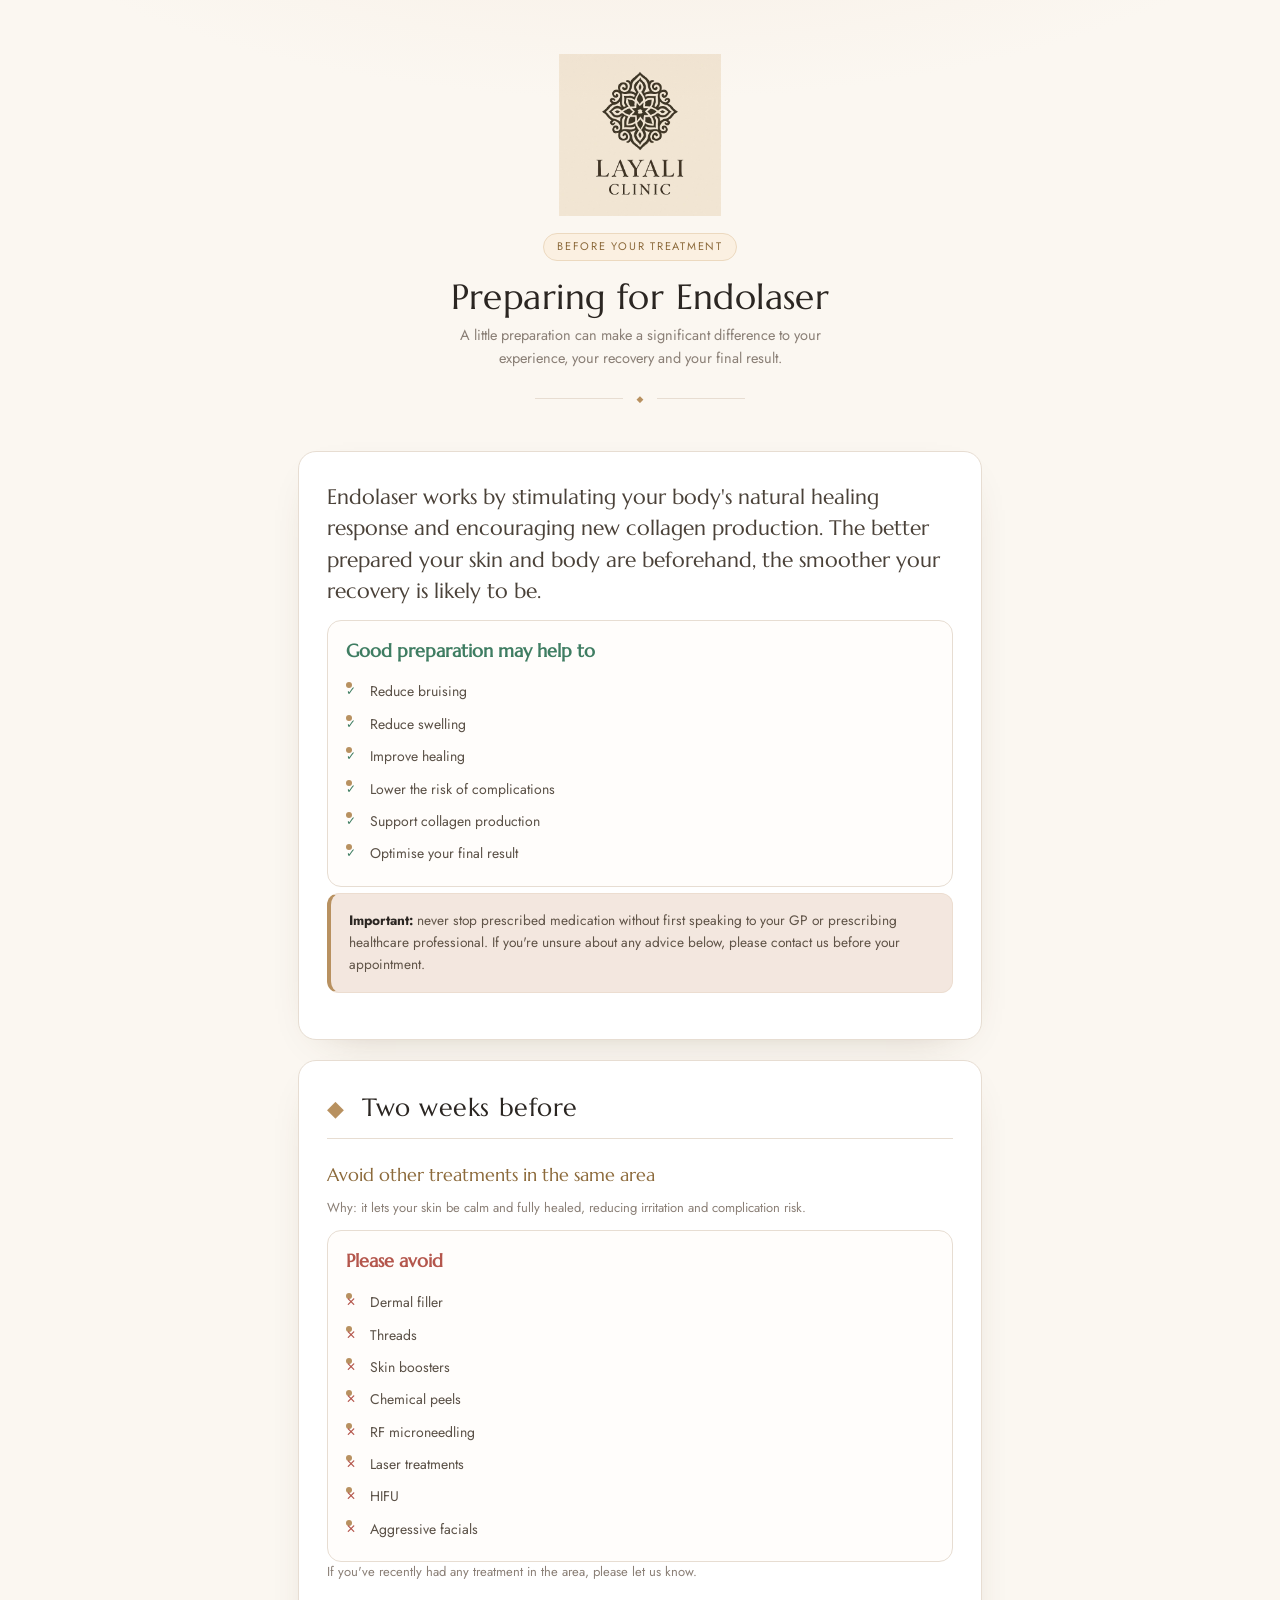
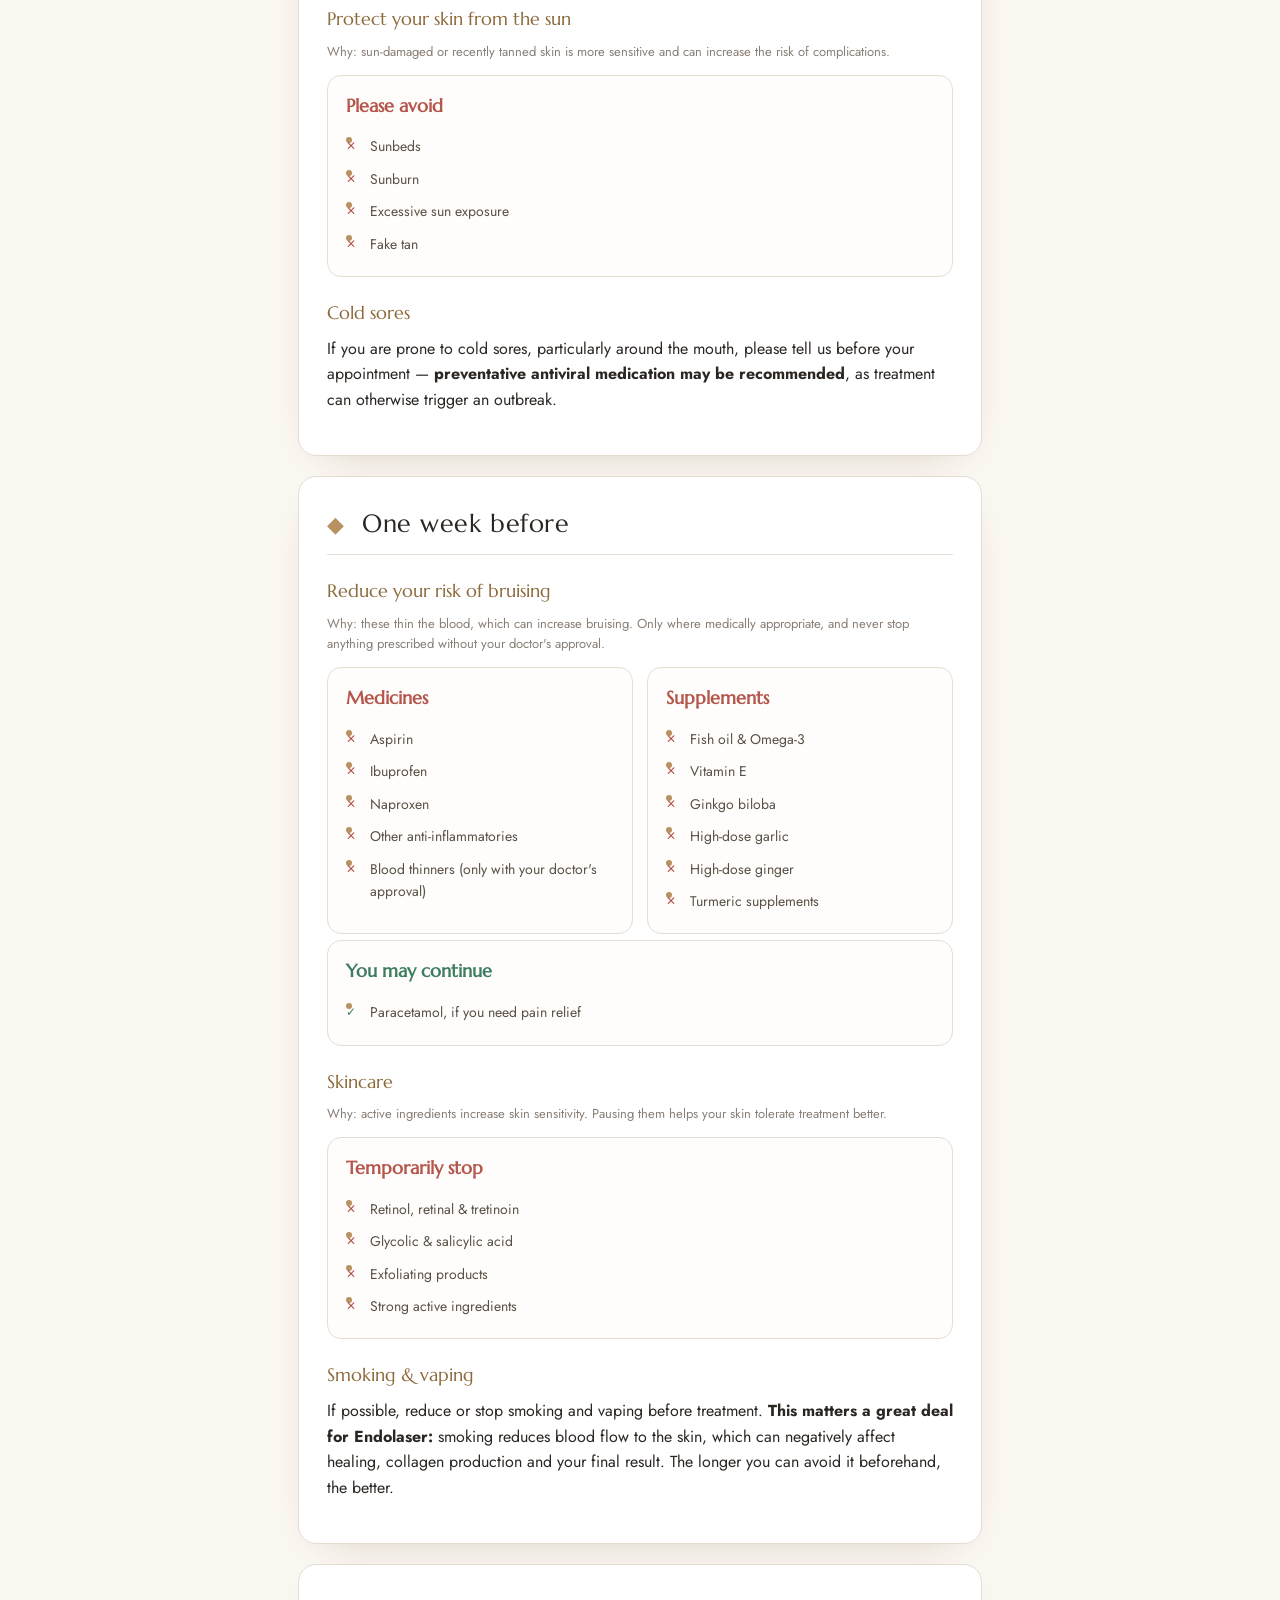
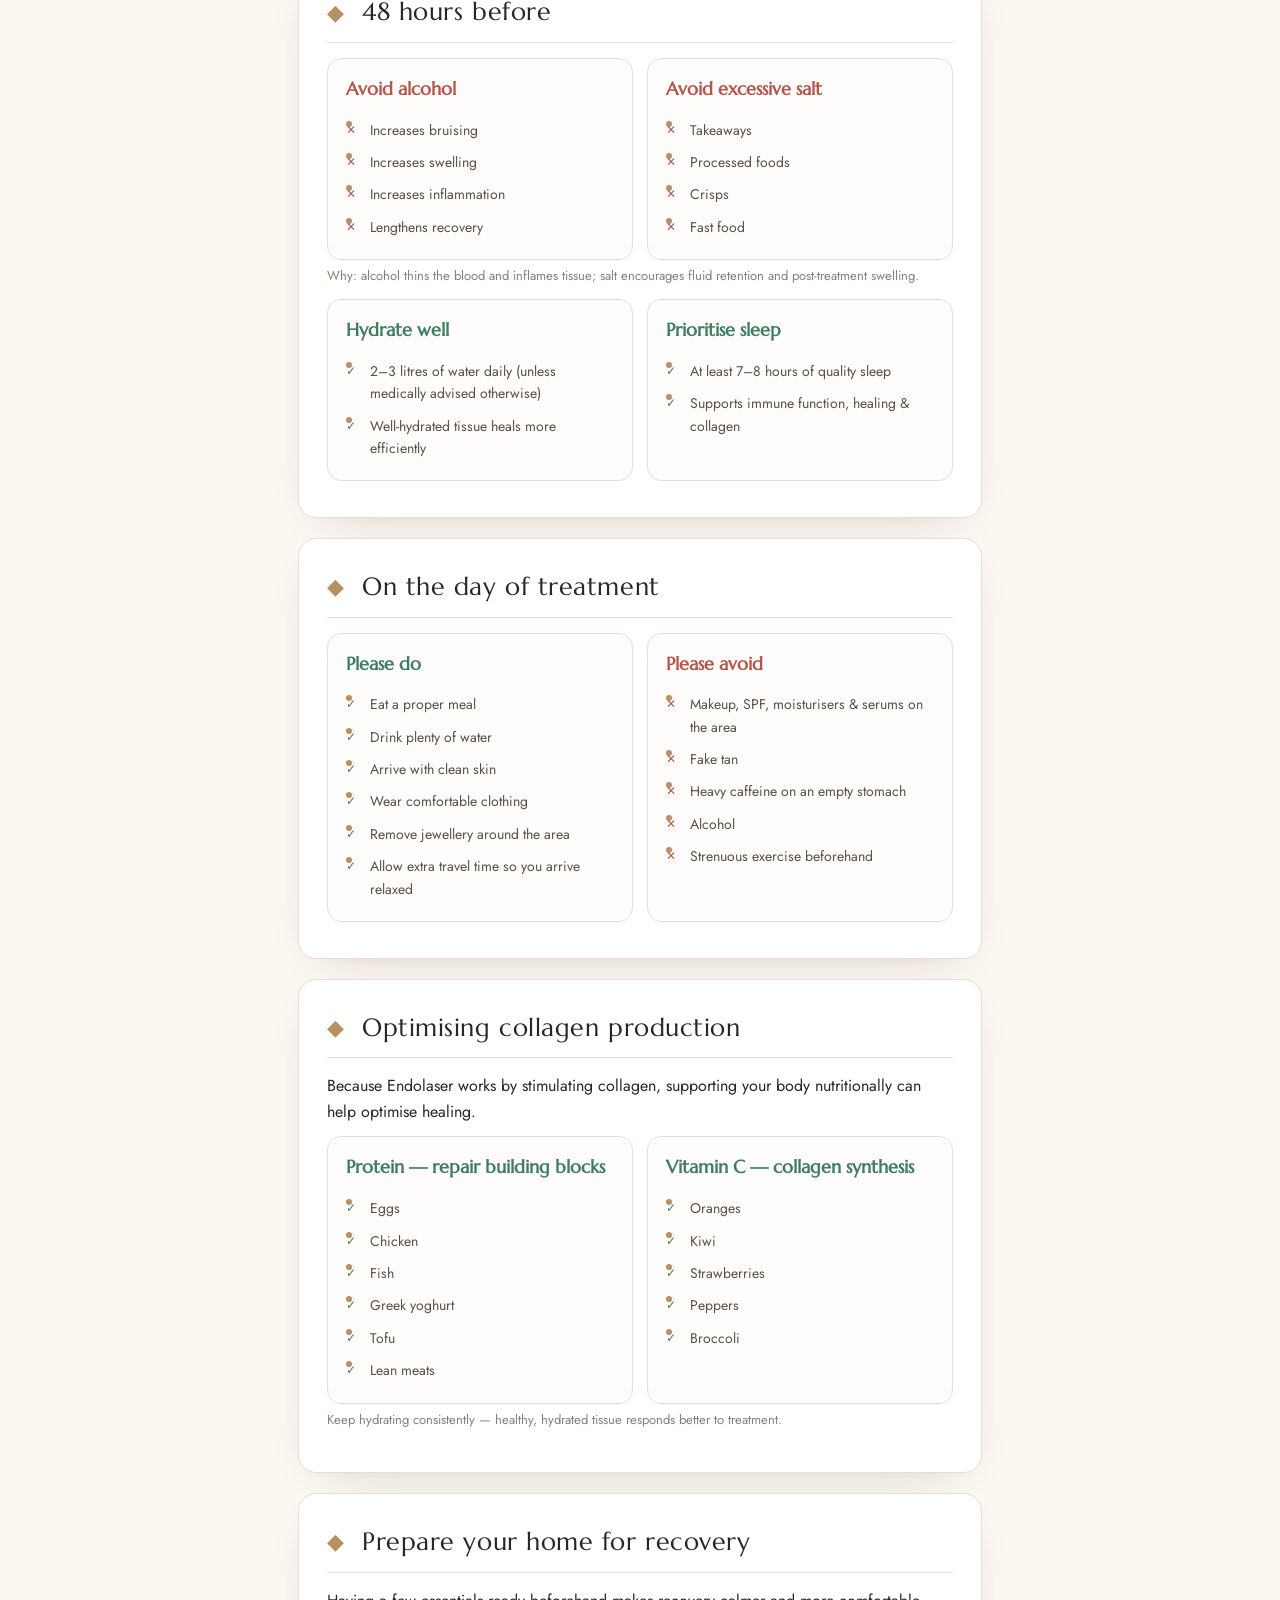
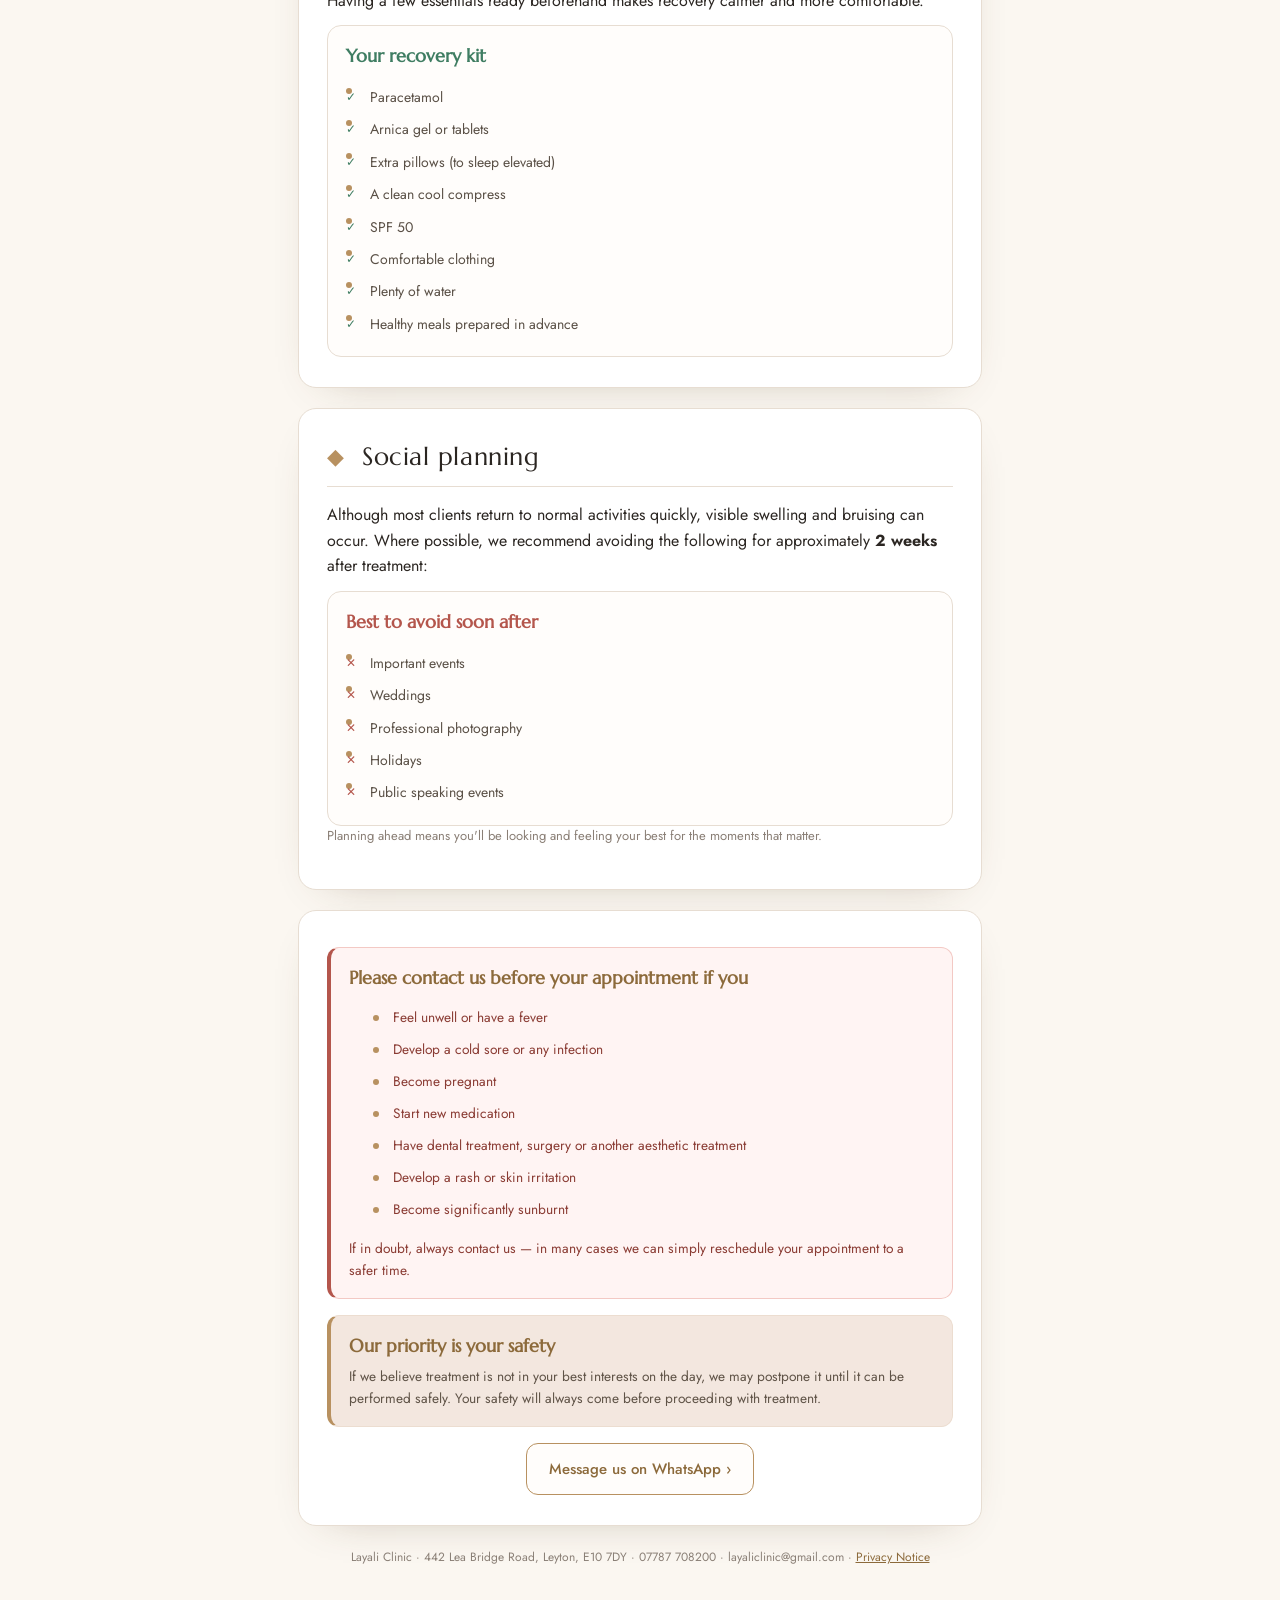
<file: 4-pre-care-guide.html>
<!DOCTYPE html>
<html lang="en"><head>
<meta charset="UTF-8"><meta name="viewport" content="width=device-width,initial-scale=1">
<title>Endolaser — Pre-Care &amp; Preparation Guide | Layali Clinic</title>
<link rel="preconnect" href="https://fonts.googleapis.com"><link rel="preconnect" href="https://fonts.gstatic.com" crossorigin>
<link href="https://fonts.googleapis.com/css2?family=Marcellus&family=Jost:wght@300;400;500;600&display=swap" rel="stylesheet">
<link rel="stylesheet" href="styles.css">
</head><body>
<!-- HUSNA: clinically sensible Endolaser pre-care with "why it matters" reasons — please check it matches your protocol before publishing. -->
<div class="wrap guide">
  <header class="hero">
    <img class="logo" src="logo.jpg" alt="Layali Clinic">
    <span class="kicker">Before Your Treatment</span>
    <h1>Preparing for Endolaser</h1>
    <p class="sub">A little preparation can make a significant difference to your experience, your recovery and your final result.</p>
  </header>

  <div class="card prose">
    <p class="lead">Endolaser works by stimulating your body's natural healing response and encouraging new collagen production. The better prepared your skin and body are beforehand, the smoother your recovery is likely to be.</p>
    <div class="mini ok"><h4>Good preparation may help to</h4><ul>
      <li>Reduce bruising</li><li>Reduce swelling</li><li>Improve healing</li>
      <li>Lower the risk of complications</li><li>Support collagen production</li><li>Optimise your final result</li></ul></div>
    <div class="notice"><b>Important:</b> never stop prescribed medication without first speaking to your GP or prescribing healthcare professional. If you're unsure about any advice below, please contact us before your appointment.</div>
  </div>

  <!-- TWO WEEKS BEFORE -->
  <div class="card prose">
    <div class="sec-h"><span class="sec-n">&#9670;</span><h2 class="sec-t">Two weeks before</h2></div>

    <h3 style="font-size:18px">Avoid other treatments in the same area</h3>
    <p style="font-size:13px;color:var(--muted)">Why: it lets your skin be calm and fully healed, reducing irritation and complication risk.</p>
    <div class="mini avoid"><h4>Please avoid</h4><ul>
      <li>Dermal filler</li><li>Threads</li><li>Skin boosters</li><li>Chemical peels</li>
      <li>RF microneedling</li><li>Laser treatments</li><li>HIFU</li><li>Aggressive facials</li></ul></div>
    <p style="font-size:13px;color:var(--muted)">If you've recently had any treatment in the area, please let us know.</p>

    <h3 style="font-size:18px">Protect your skin from the sun</h3>
    <p style="font-size:13px;color:var(--muted)">Why: sun-damaged or recently tanned skin is more sensitive and can increase the risk of complications.</p>
    <div class="mini avoid"><h4>Please avoid</h4><ul>
      <li>Sunbeds</li><li>Sunburn</li><li>Excessive sun exposure</li><li>Fake tan</li></ul></div>

    <h3 style="font-size:18px">Cold sores</h3>
    <p>If you are prone to cold sores, particularly around the mouth, please tell us before your appointment — <b>preventative antiviral medication may be recommended</b>, as treatment can otherwise trigger an outbreak.</p>
  </div>

  <!-- ONE WEEK BEFORE -->
  <div class="card prose">
    <div class="sec-h"><span class="sec-n">&#9670;</span><h2 class="sec-t">One week before</h2></div>

    <h3 style="font-size:18px">Reduce your risk of bruising</h3>
    <p style="font-size:13px;color:var(--muted)">Why: these thin the blood, which can increase bruising. Only where medically appropriate, and never stop anything prescribed without your doctor's approval.</p>
    <div class="cols">
      <div class="mini avoid"><h4>Medicines</h4><ul>
        <li>Aspirin</li><li>Ibuprofen</li><li>Naproxen</li><li>Other anti-inflammatories</li>
        <li>Blood thinners (only with your doctor's approval)</li></ul></div>
      <div class="mini avoid"><h4>Supplements</h4><ul>
        <li>Fish oil &amp; Omega-3</li><li>Vitamin E</li><li>Ginkgo biloba</li>
        <li>High-dose garlic</li><li>High-dose ginger</li><li>Turmeric supplements</li></ul></div>
    </div>
    <div class="mini ok"><h4>You may continue</h4><ul><li>Paracetamol, if you need pain relief</li></ul></div>

    <h3 style="font-size:18px">Skincare</h3>
    <p style="font-size:13px;color:var(--muted)">Why: active ingredients increase skin sensitivity. Pausing them helps your skin tolerate treatment better.</p>
    <div class="mini avoid"><h4>Temporarily stop</h4><ul>
      <li>Retinol, retinal &amp; tretinoin</li><li>Glycolic &amp; salicylic acid</li>
      <li>Exfoliating products</li><li>Strong active ingredients</li></ul></div>

    <h3 style="font-size:18px">Smoking &amp; vaping</h3>
    <p>If possible, reduce or stop smoking and vaping before treatment. <b>This matters a great deal for Endolaser:</b> smoking reduces blood flow to the skin, which can negatively affect healing, collagen production and your final result. The longer you can avoid it beforehand, the better.</p>
  </div>

  <!-- 48 HOURS BEFORE -->
  <div class="card prose">
    <div class="sec-h"><span class="sec-n">&#9670;</span><h2 class="sec-t">48 hours before</h2></div>
    <div class="cols">
      <div class="mini avoid"><h4>Avoid alcohol</h4><ul>
        <li>Increases bruising</li><li>Increases swelling</li><li>Increases inflammation</li><li>Lengthens recovery</li></ul></div>
      <div class="mini avoid"><h4>Avoid excessive salt</h4><ul>
        <li>Takeaways</li><li>Processed foods</li><li>Crisps</li><li>Fast food</li></ul></div>
    </div>
    <p style="font-size:13px;color:var(--muted)">Why: alcohol thins the blood and inflames tissue; salt encourages fluid retention and post-treatment swelling.</p>
    <div class="cols">
      <div class="mini ok"><h4>Hydrate well</h4><ul>
        <li>2–3 litres of water daily (unless medically advised otherwise)</li><li>Well-hydrated tissue heals more efficiently</li></ul></div>
      <div class="mini ok"><h4>Prioritise sleep</h4><ul>
        <li>At least 7–8 hours of quality sleep</li><li>Supports immune function, healing &amp; collagen</li></ul></div>
    </div>
  </div>

  <!-- ON THE DAY -->
  <div class="card prose">
    <div class="sec-h"><span class="sec-n">&#9670;</span><h2 class="sec-t">On the day of treatment</h2></div>
    <div class="cols">
      <div class="mini ok"><h4>Please do</h4><ul>
        <li>Eat a proper meal</li><li>Drink plenty of water</li><li>Arrive with clean skin</li>
        <li>Wear comfortable clothing</li><li>Remove jewellery around the area</li><li>Allow extra travel time so you arrive relaxed</li></ul></div>
      <div class="mini avoid"><h4>Please avoid</h4><ul>
        <li>Makeup, SPF, moisturisers &amp; serums on the area</li><li>Fake tan</li>
        <li>Heavy caffeine on an empty stomach</li><li>Alcohol</li><li>Strenuous exercise beforehand</li></ul></div>
    </div>
  </div>

  <!-- COLLAGEN -->
  <div class="card prose">
    <div class="sec-h"><span class="sec-n">&#9670;</span><h2 class="sec-t">Optimising collagen production</h2></div>
    <p>Because Endolaser works by stimulating collagen, supporting your body nutritionally can help optimise healing.</p>
    <div class="cols">
      <div class="mini ok"><h4>Protein — repair building blocks</h4><ul>
        <li>Eggs</li><li>Chicken</li><li>Fish</li><li>Greek yoghurt</li><li>Tofu</li><li>Lean meats</li></ul></div>
      <div class="mini ok"><h4>Vitamin C — collagen synthesis</h4><ul>
        <li>Oranges</li><li>Kiwi</li><li>Strawberries</li><li>Peppers</li><li>Broccoli</li></ul></div>
    </div>
    <p style="font-size:13px;color:var(--muted)">Keep hydrating consistently — healthy, hydrated tissue responds better to treatment.</p>
  </div>

  <!-- HOME KIT -->
  <div class="card prose">
    <div class="sec-h"><span class="sec-n">&#9670;</span><h2 class="sec-t">Prepare your home for recovery</h2></div>
    <p>Having a few essentials ready beforehand makes recovery calmer and more comfortable.</p>
    <div class="mini ok"><h4>Your recovery kit</h4><ul>
      <li>Paracetamol</li><li>Arnica gel or tablets</li><li>Extra pillows (to sleep elevated)</li><li>A clean cool compress</li>
      <li>SPF 50</li><li>Comfortable clothing</li><li>Plenty of water</li><li>Healthy meals prepared in advance</li></ul></div>
  </div>

  <!-- SOCIAL PLANNING -->
  <div class="card prose">
    <div class="sec-h"><span class="sec-n">&#9670;</span><h2 class="sec-t">Social planning</h2></div>
    <p>Although most clients return to normal activities quickly, visible swelling and bruising can occur. Where possible, we recommend avoiding the following for approximately <b>2 weeks</b> after treatment:</p>
    <div class="mini avoid"><h4>Best to avoid soon after</h4><ul>
      <li>Important events</li><li>Weddings</li><li>Professional photography</li>
      <li>Holidays</li><li>Public speaking events</li></ul></div>
    <p style="font-size:13px;color:var(--muted)">Planning ahead means you'll be looking and feeling your best for the moments that matter.</p>
  </div>

  <!-- CONTACT / SAFETY -->
  <div class="card prose">
    <div class="notice warn"><h4>Please contact us before your appointment if you</h4>
      <ul style="margin:10px 0 0;padding-left:18px">
        <li>Feel unwell or have a fever</li><li>Develop a cold sore or any infection</li>
        <li>Become pregnant</li><li>Start new medication</li><li>Have dental treatment, surgery or another aesthetic treatment</li>
        <li>Develop a rash or skin irritation</li><li>Become significantly sunburnt</li>
      </ul>
      <div style="margin-top:12px">If in doubt, always contact us — in many cases we can simply reschedule your appointment to a safer time.</div>
    </div>
    <div class="notice"><h4>Our priority is your safety</h4>
      If we believe treatment is not in your best interests on the day, we may postpone it until it can be performed safely. Your safety will always come before proceeding with treatment.</div>
    <div style="text-align:center;margin-top:6px"><a class="btn-ghost" href="https://wa.me/447787708200">Message us on WhatsApp &rsaquo;</a></div>
  </div>

  <p class="foot">Layali Clinic · 442 Lea Bridge Road, Leyton, E10 7DY · 07787 708200 · layaliclinic@gmail.com · <a href="privacy.html">Privacy Notice</a></p>
</div>
</body></html>
</file>
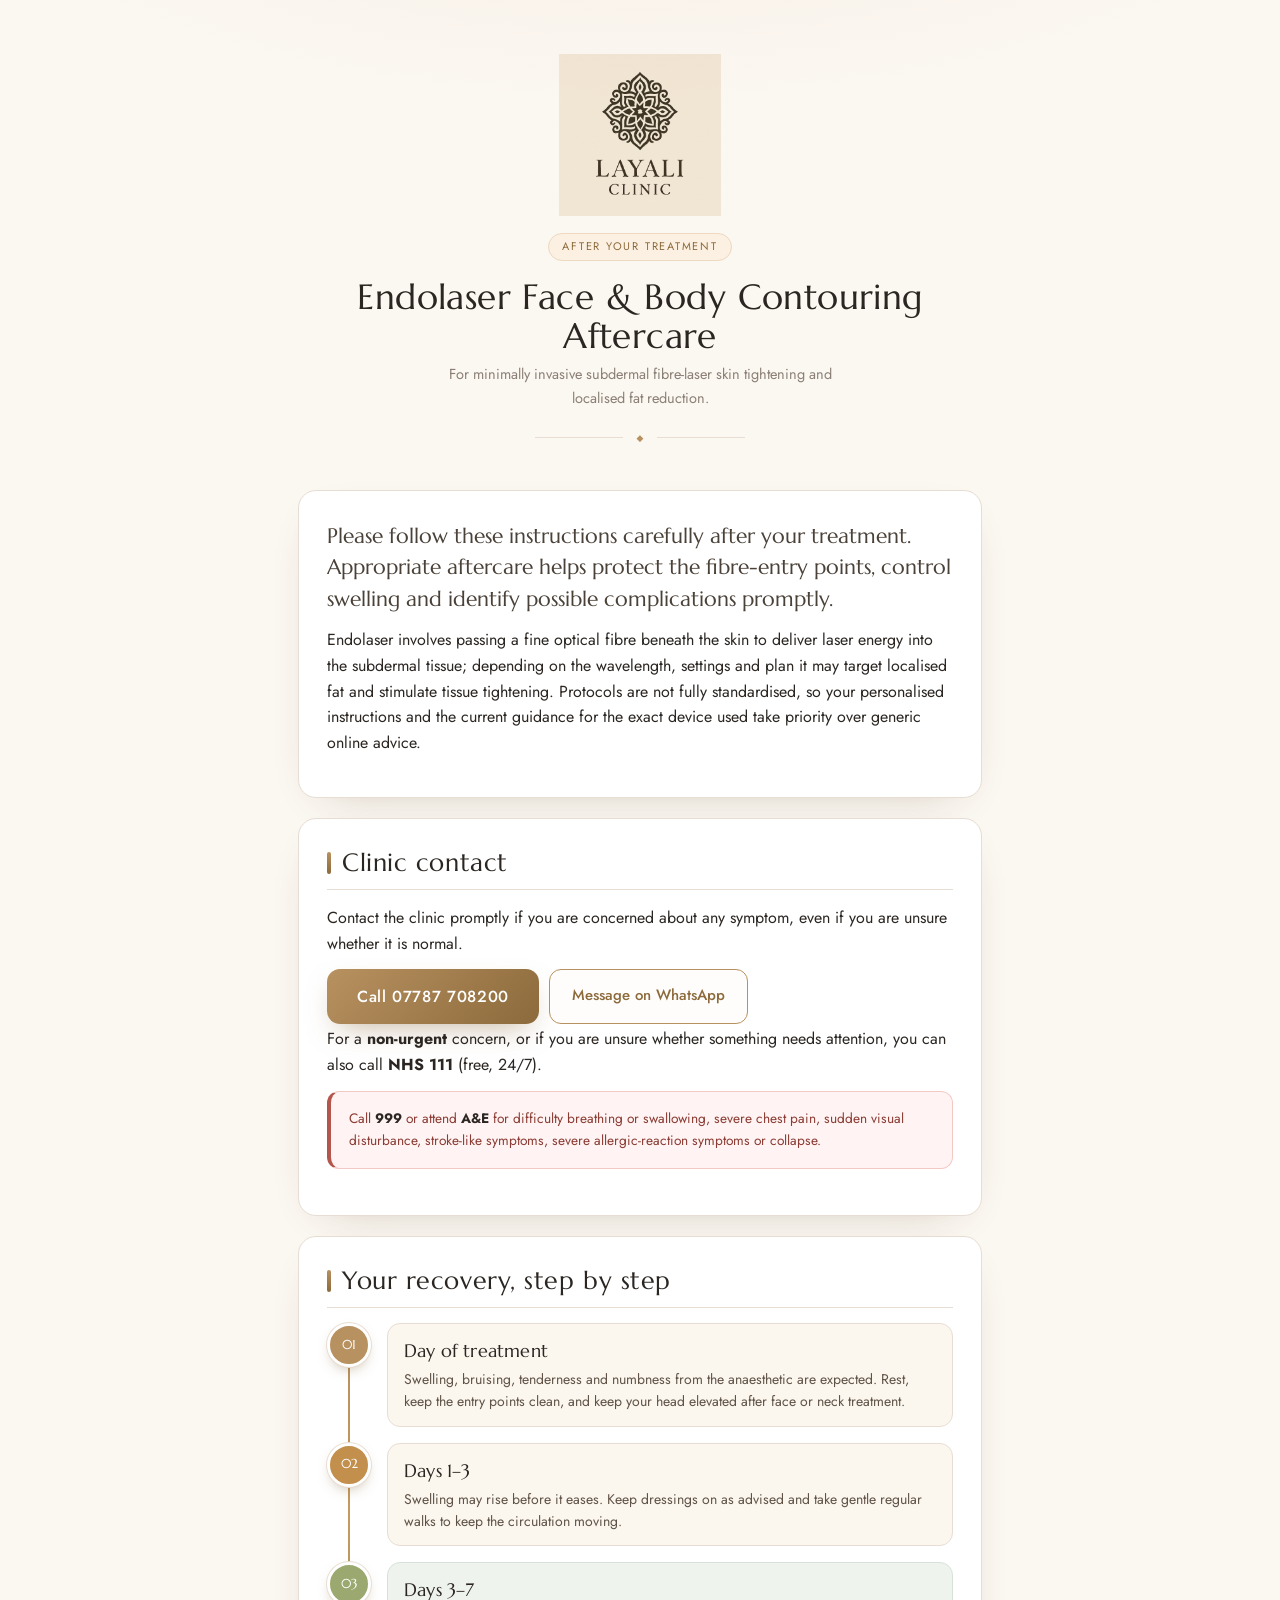
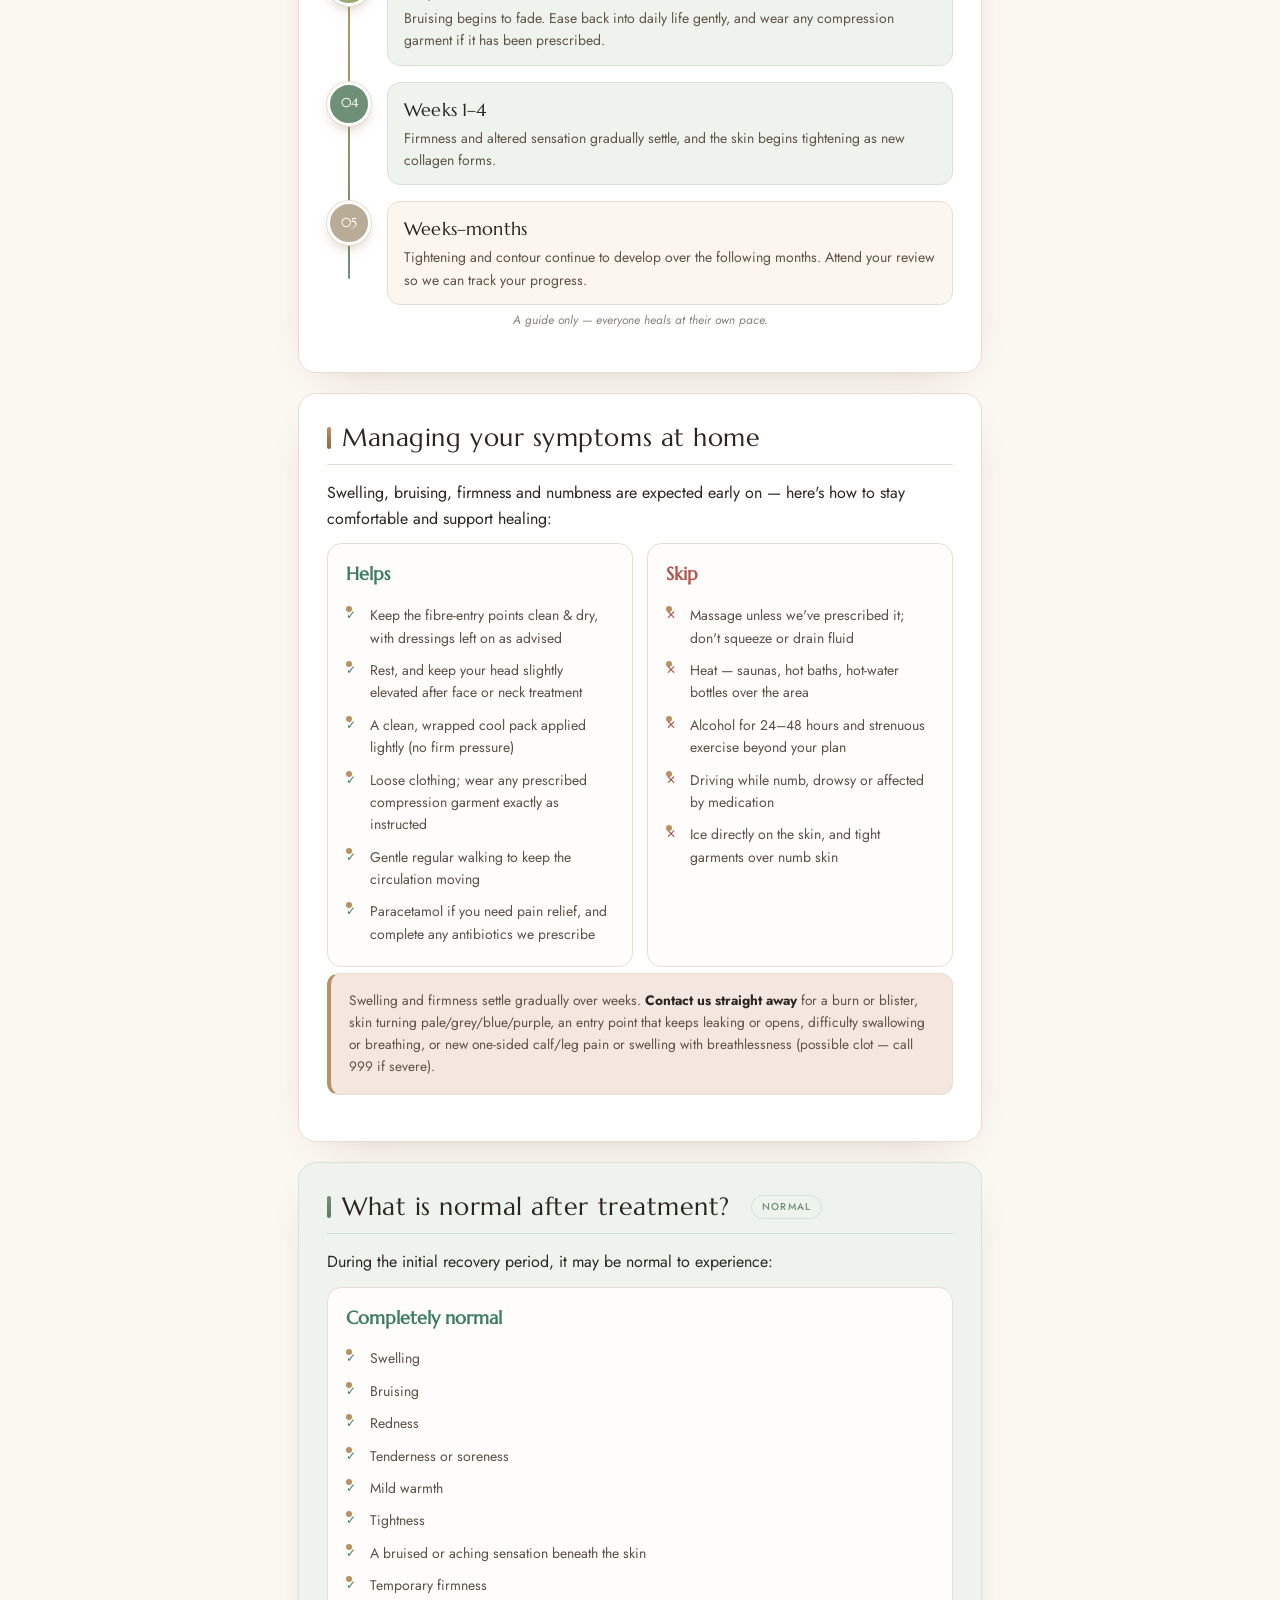
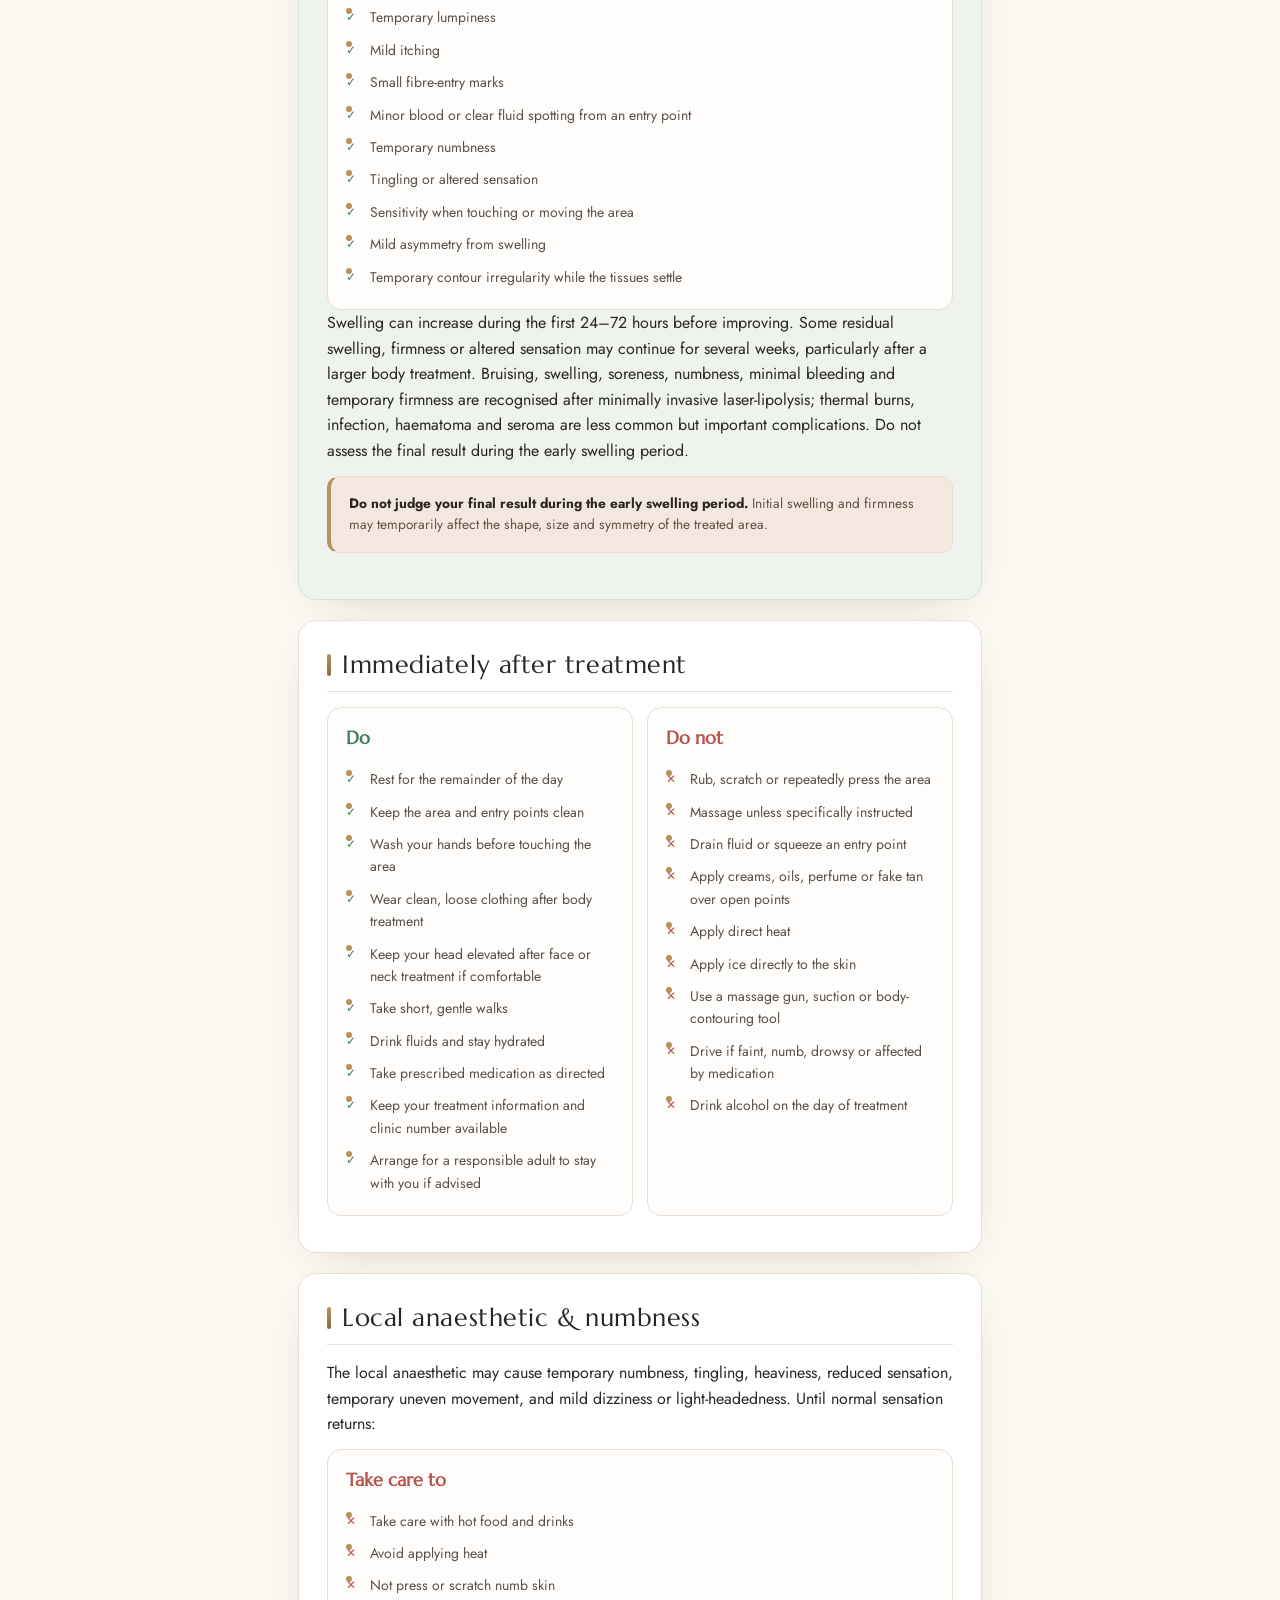
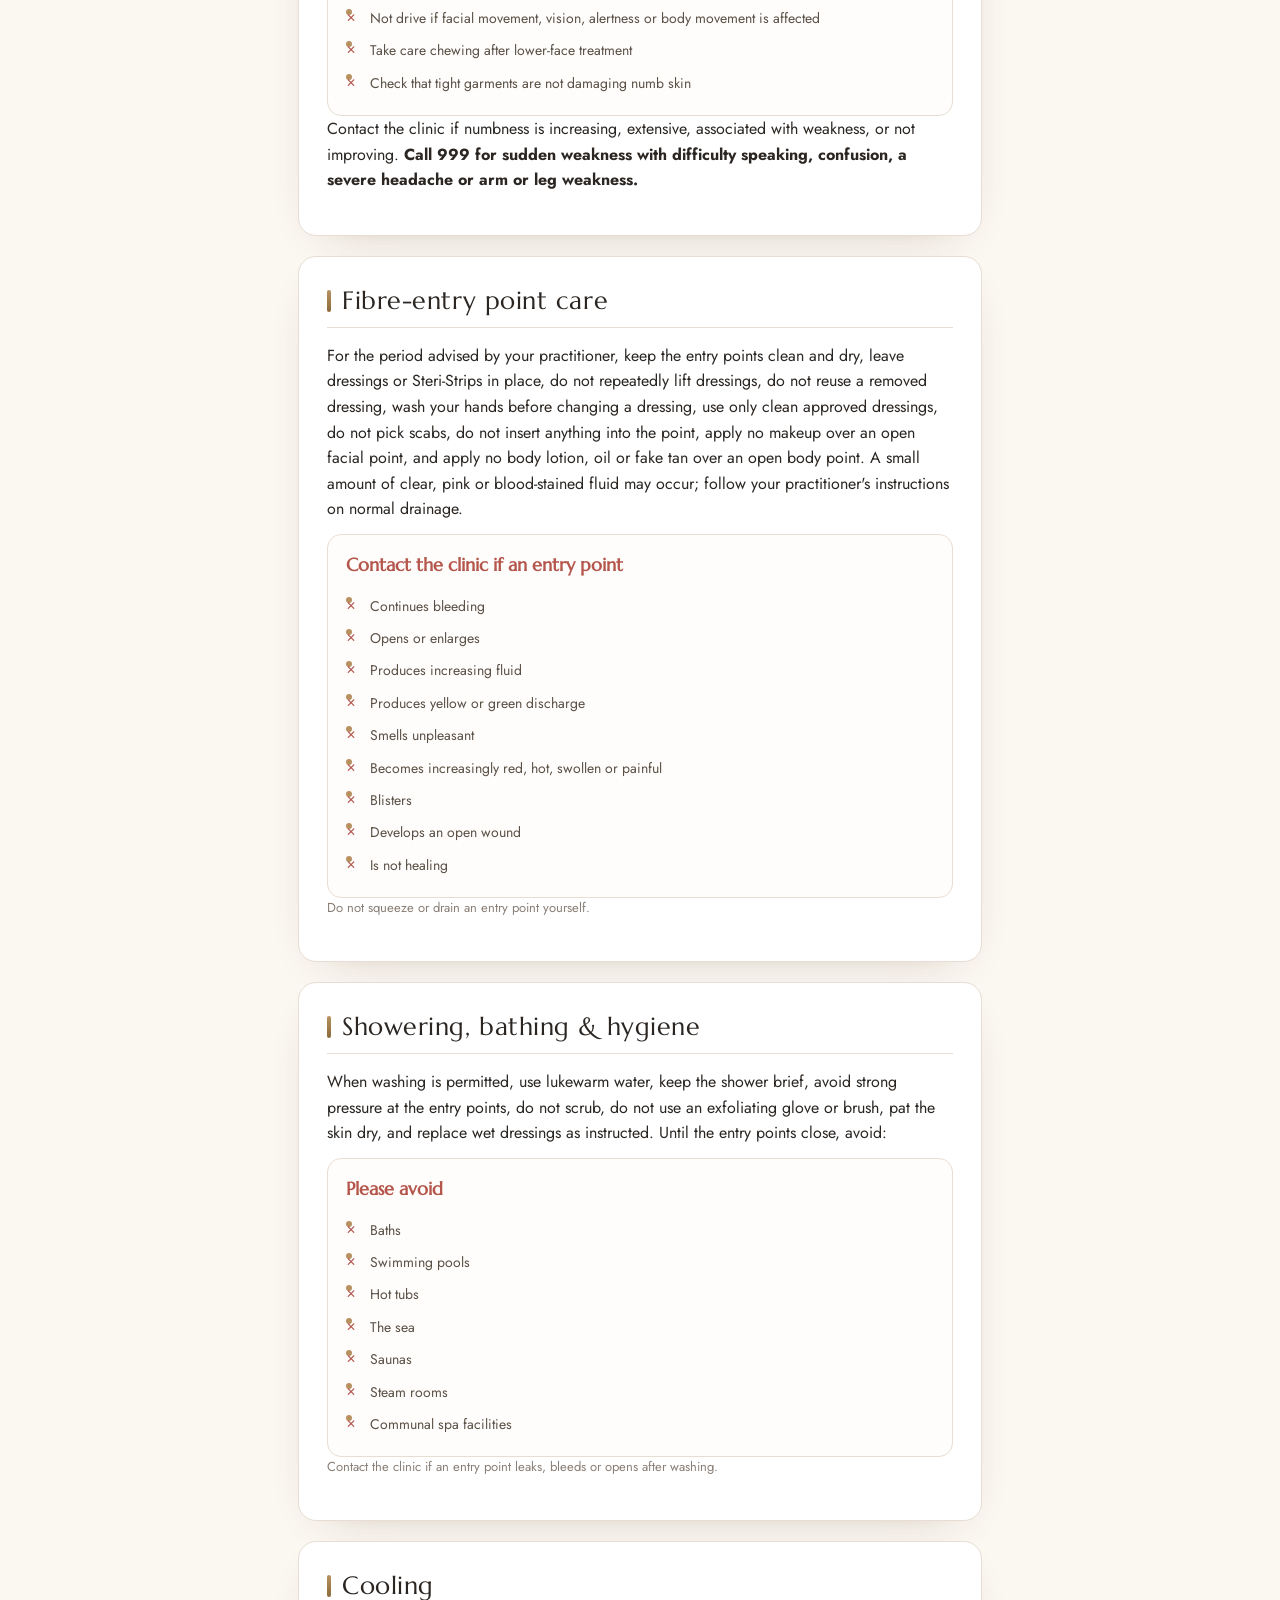
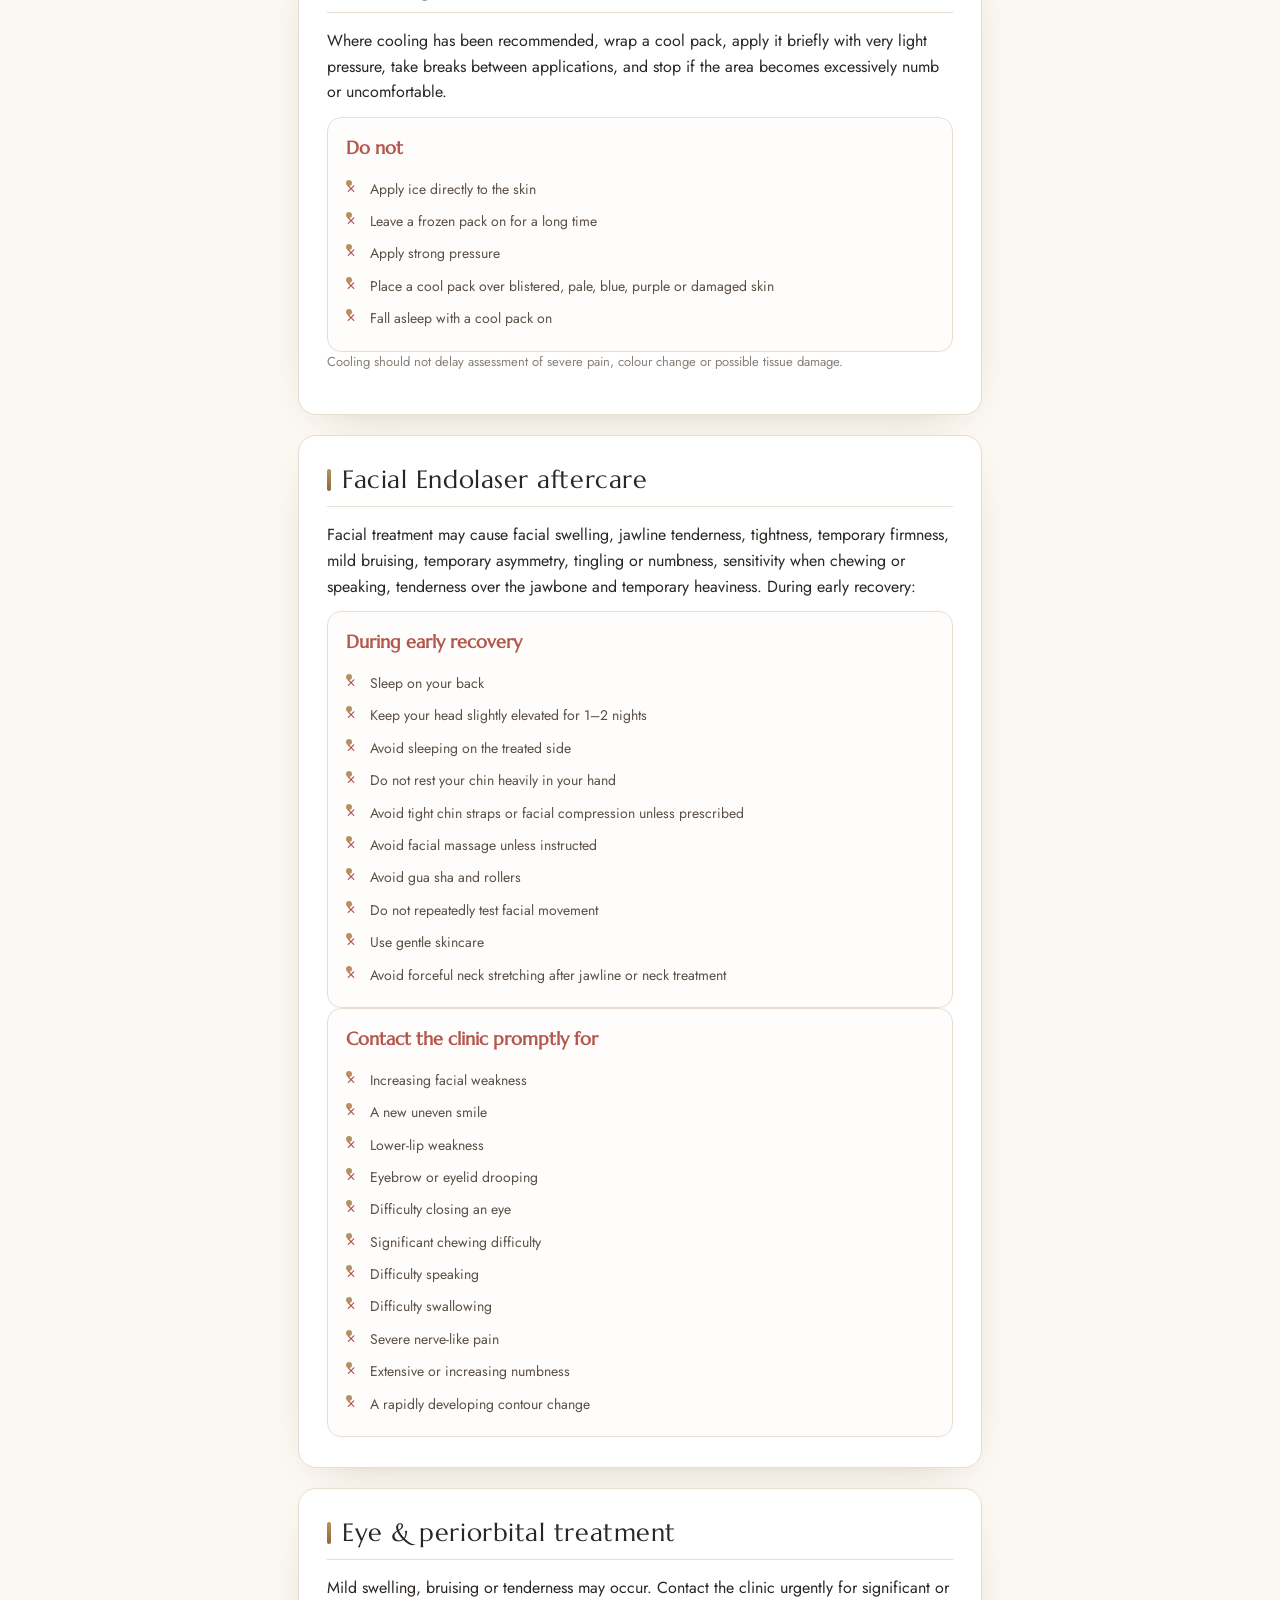
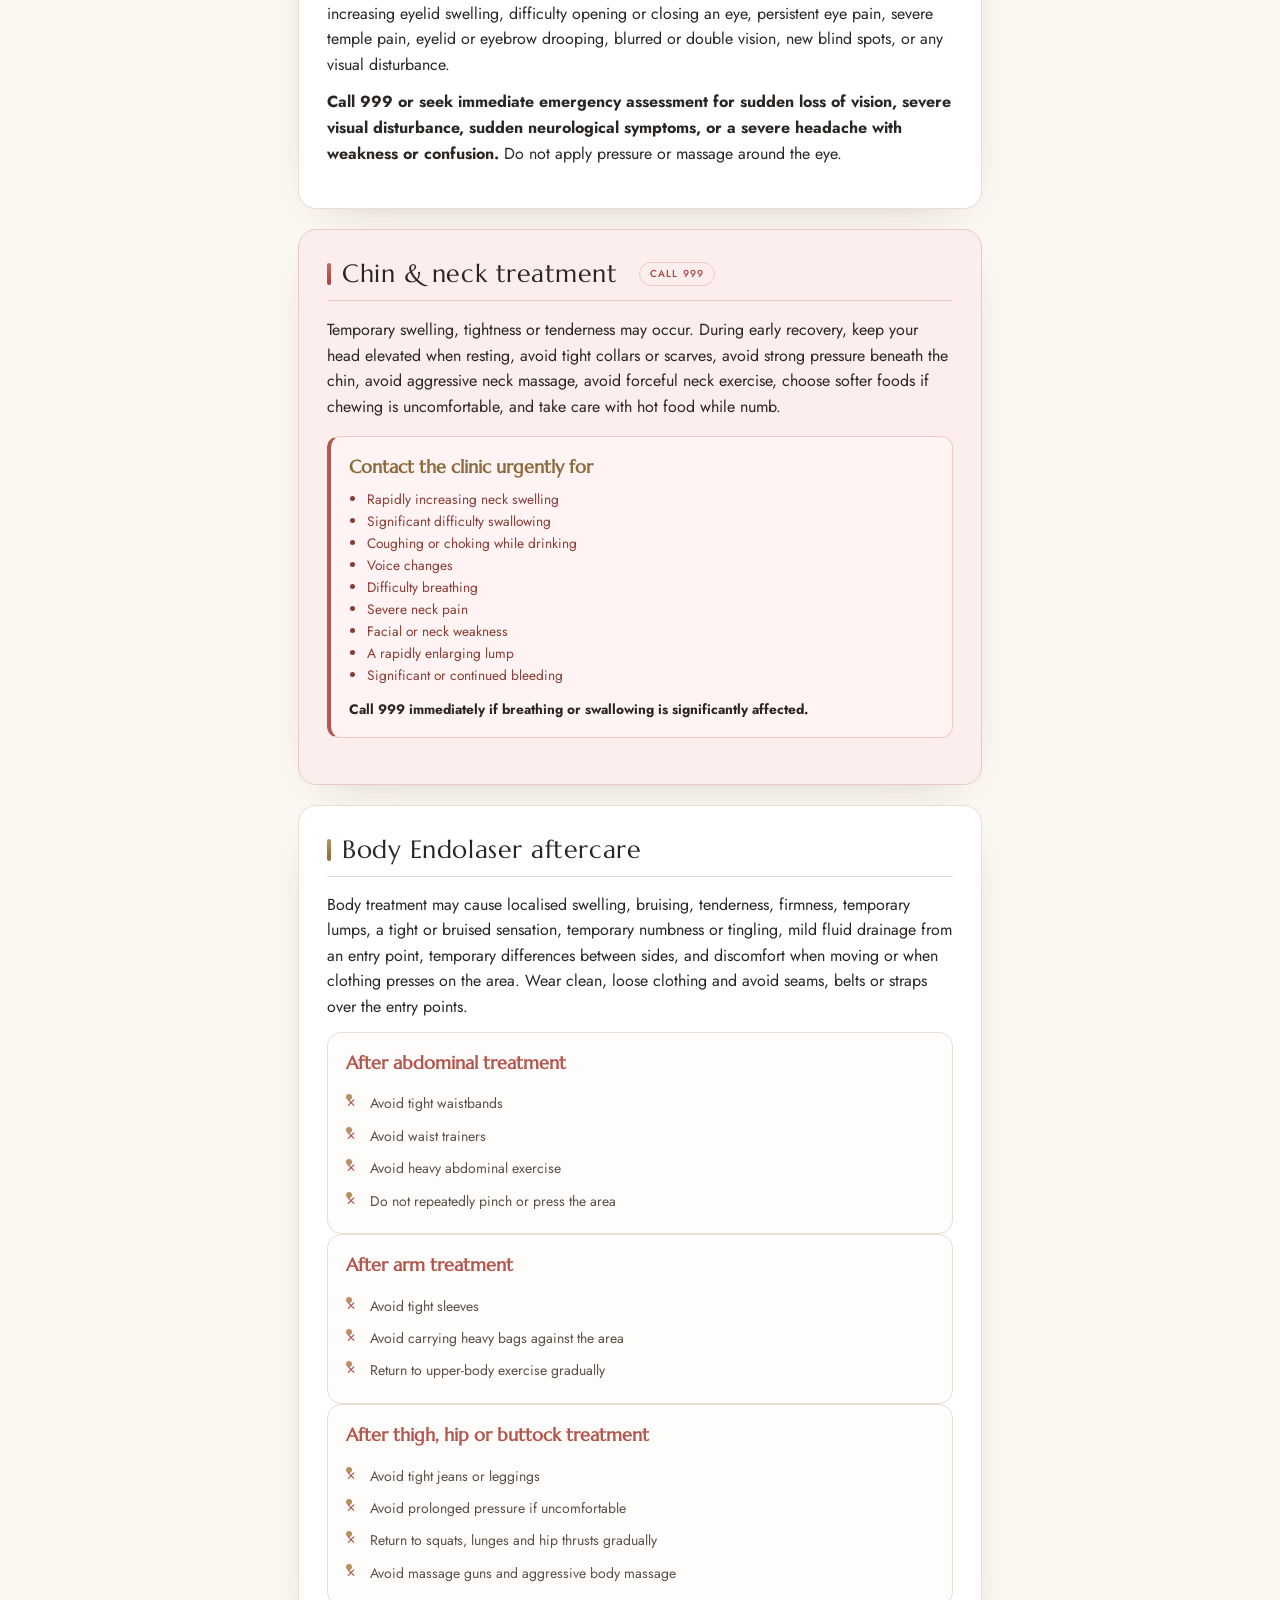
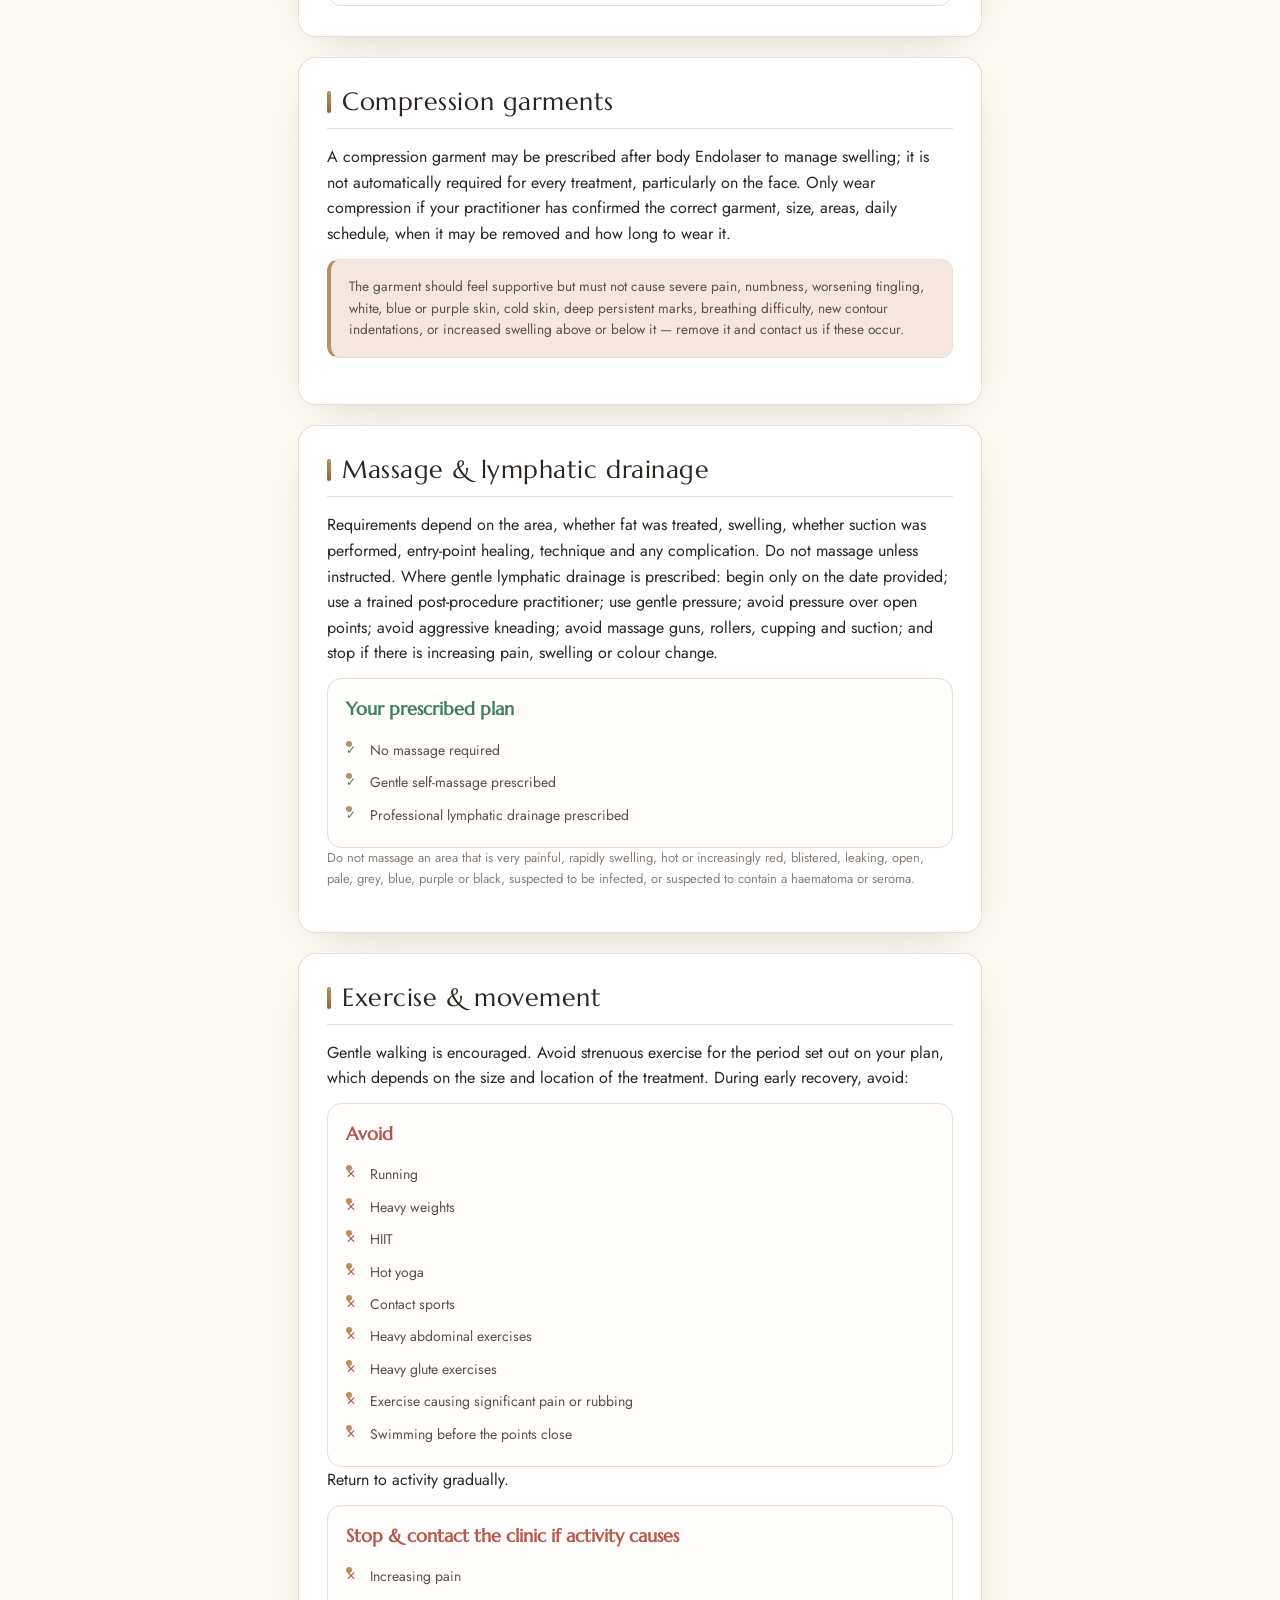
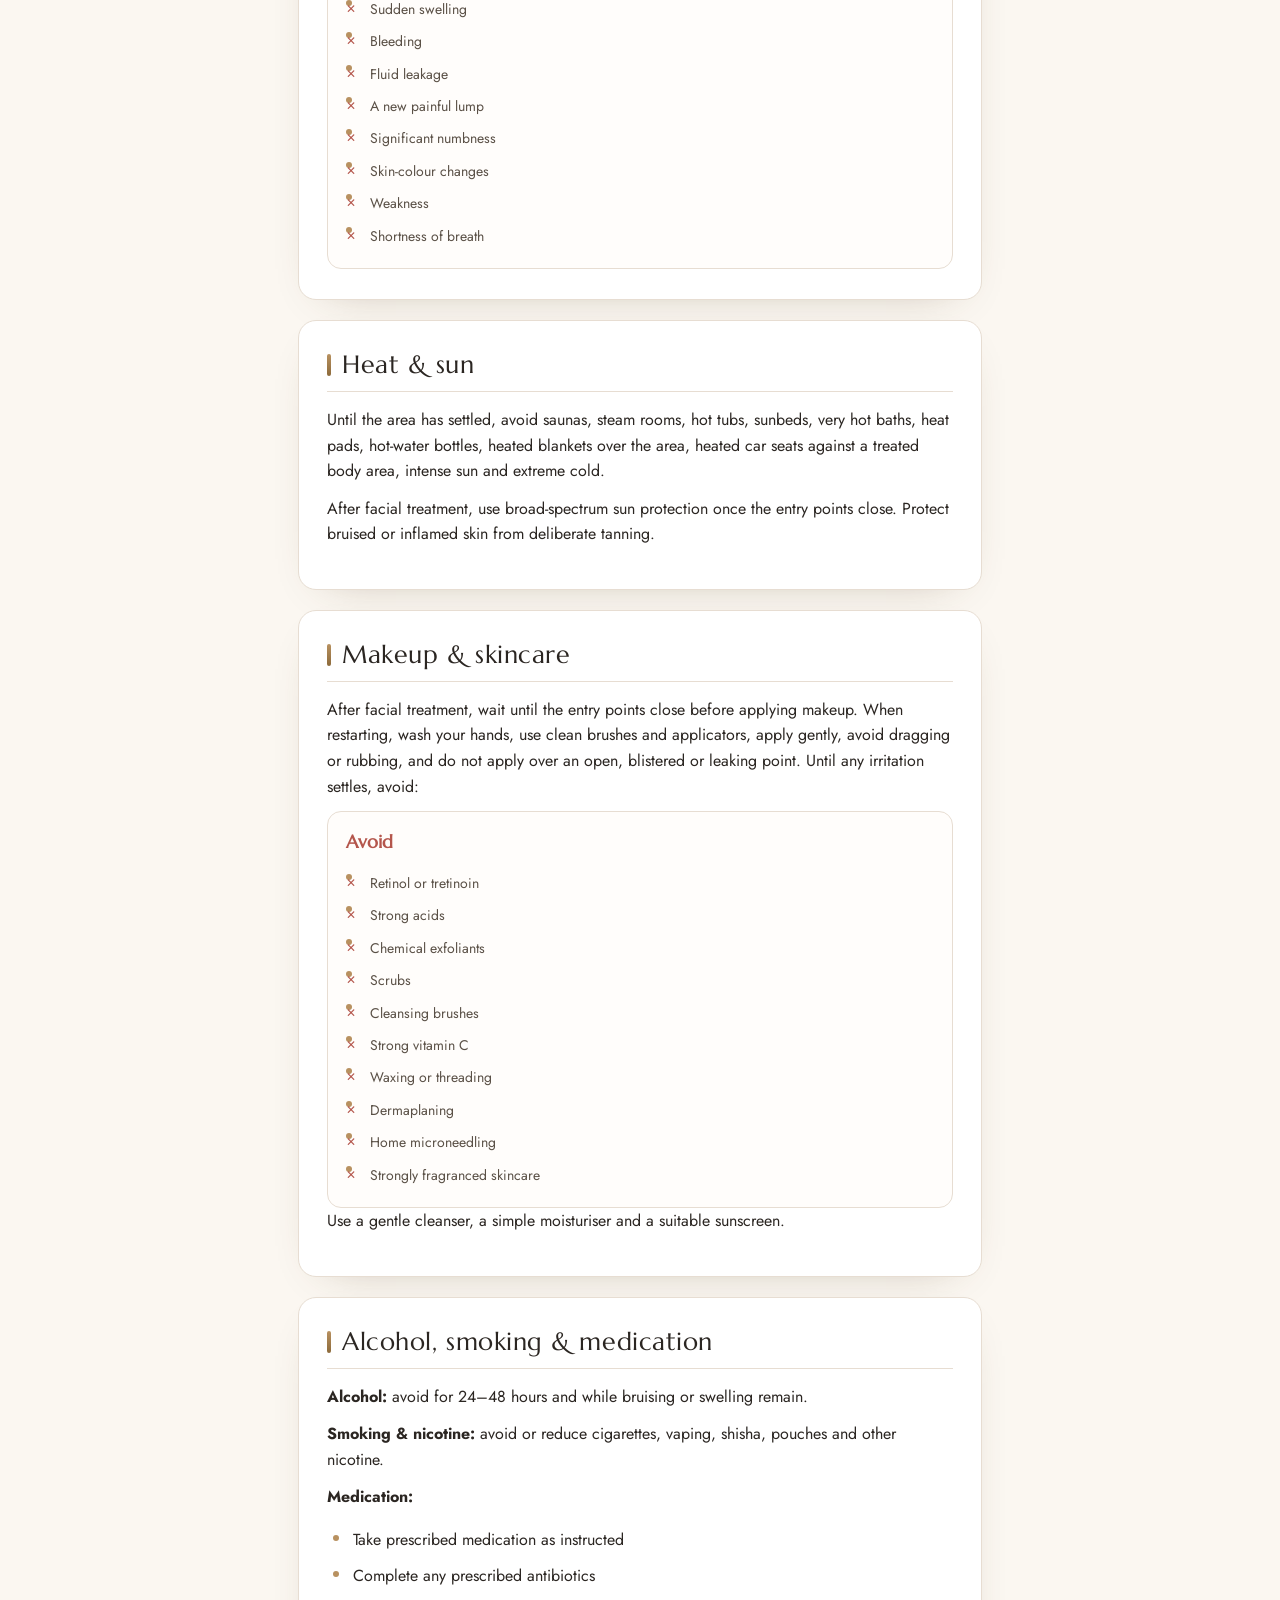
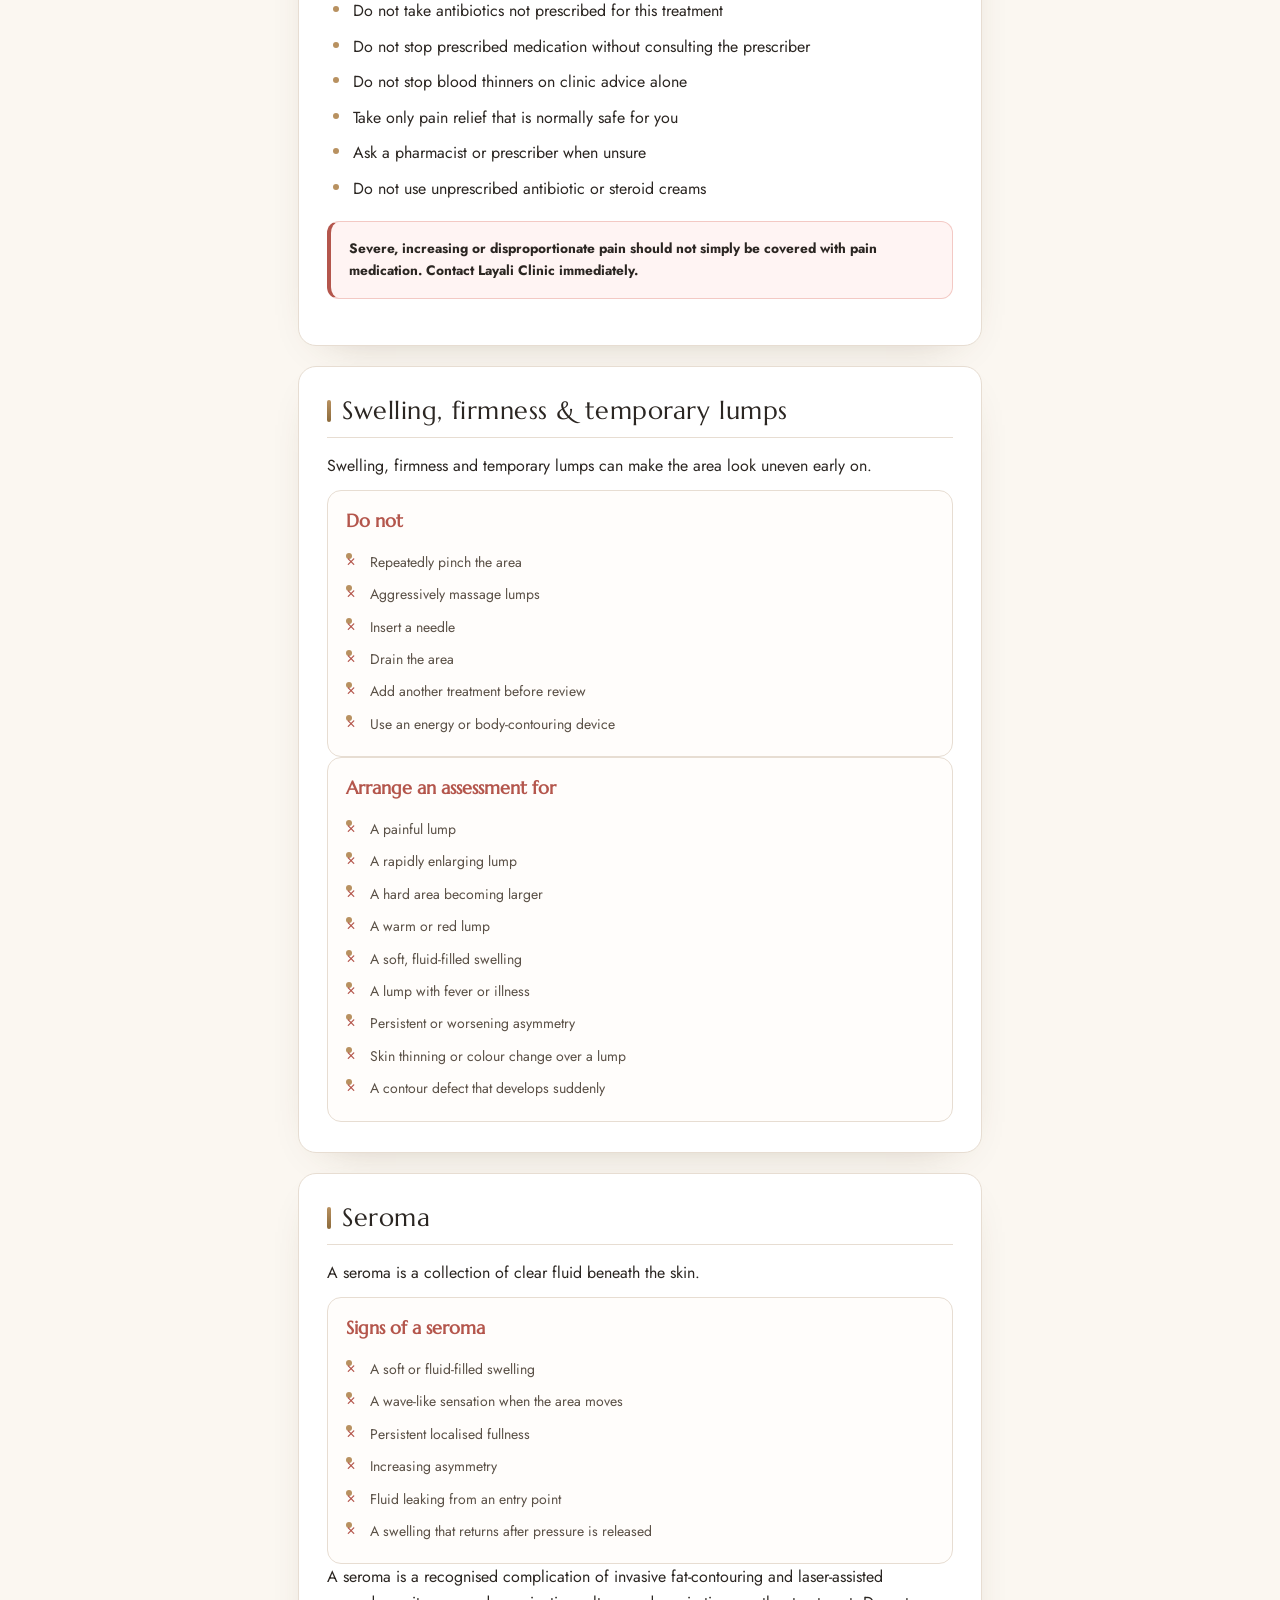
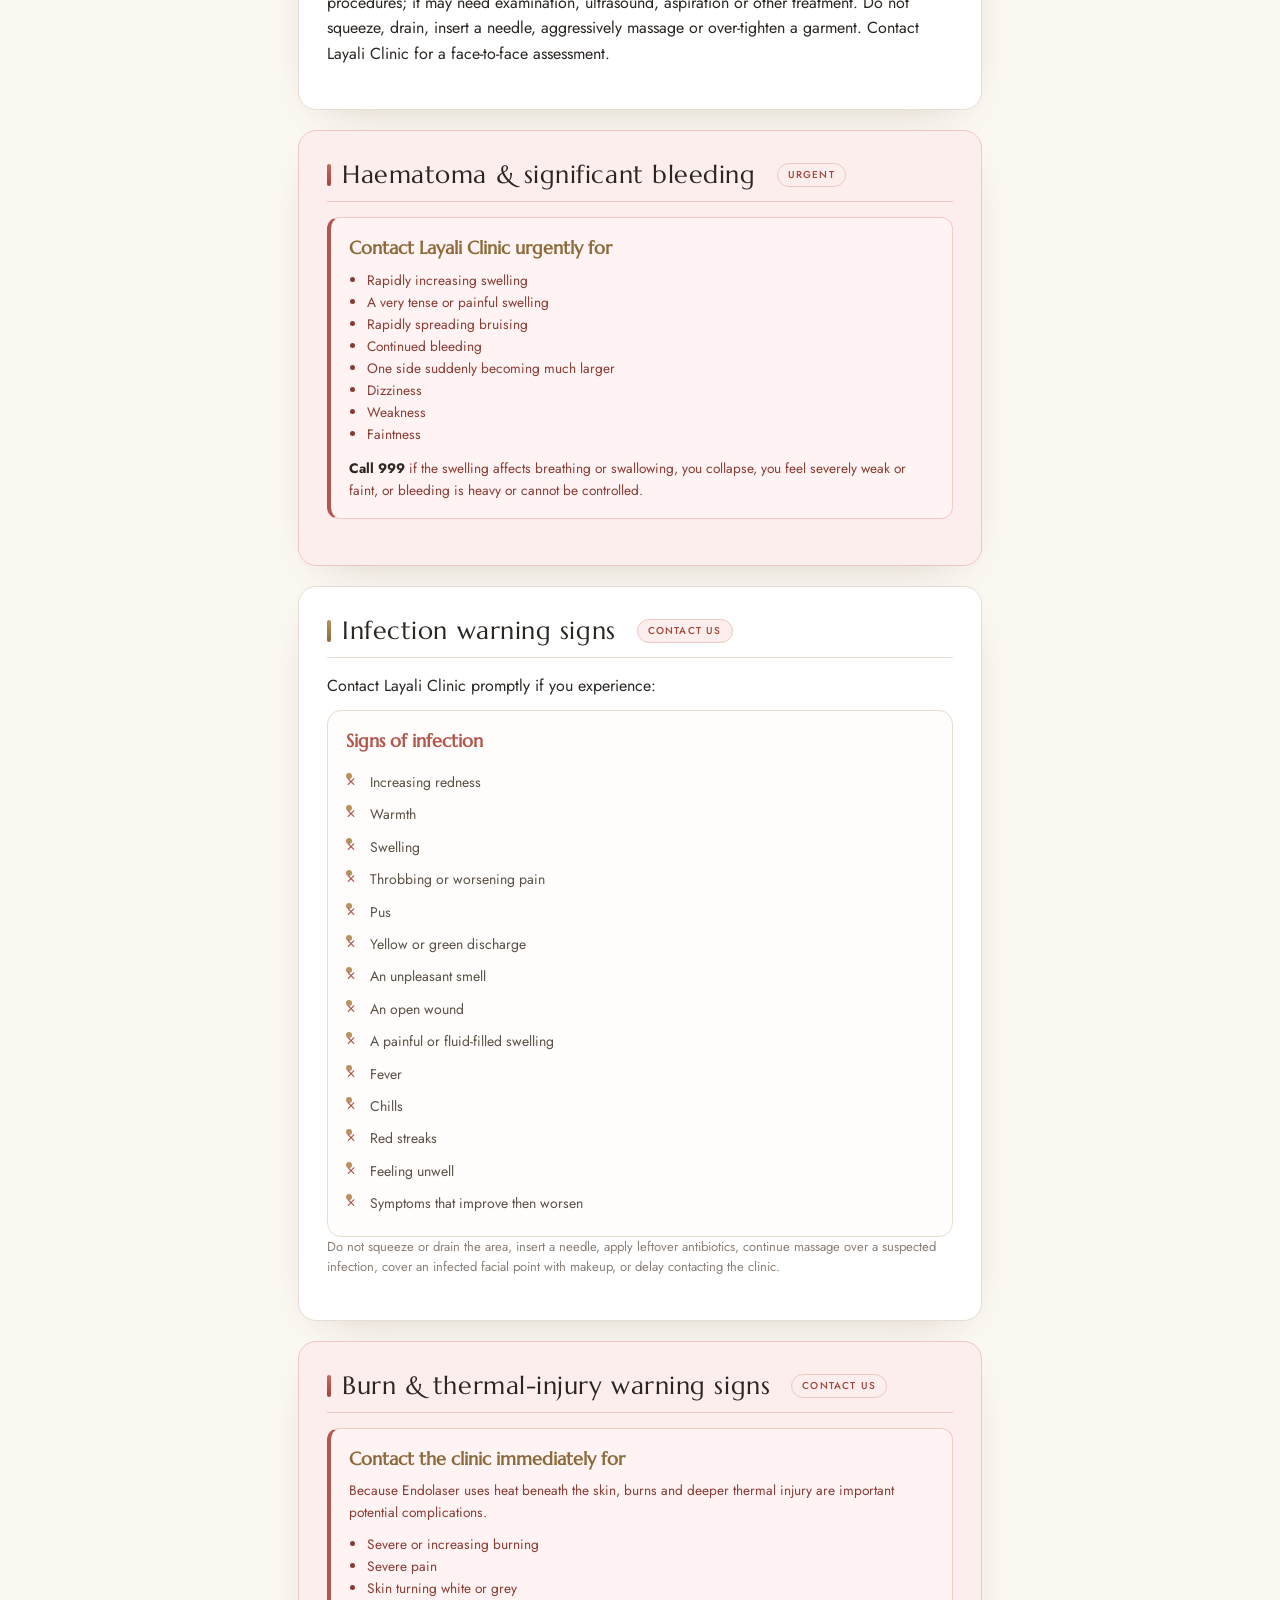
<file: 6-aftercare-guide.html>
<!DOCTYPE html>
<html lang="en"><head>
<meta charset="UTF-8"><meta name="viewport" content="width=device-width,initial-scale=1">
<title>Endolaser Face &amp; Body Contouring — Aftercare | Layali Clinic</title>
<link rel="preconnect" href="https://fonts.googleapis.com"><link rel="preconnect" href="https://fonts.gstatic.com" crossorigin>
<link href="https://fonts.googleapis.com/css2?family=Marcellus&family=Jost:wght@300;400;500;600&display=swap" rel="stylesheet">
<link rel="stylesheet" href="styles.css">
</head><body>
<div class="wrap guide">
  <header class="hero">
    <img class="logo" src="logo.jpg" alt="Layali Clinic">
    <span class="kicker">After Your Treatment</span>
    <h1>Endolaser Face &amp; Body Contouring Aftercare</h1>
    <p class="sub">For minimally invasive subdermal fibre-laser skin tightening and localised fat reduction.</p>
  </header>

  <!-- Intro -->
  <div class="card prose">
    <p class="lead">Please follow these instructions carefully after your treatment. Appropriate aftercare helps protect the fibre-entry points, control swelling and identify possible complications promptly.</p>
    <p>Endolaser involves passing a fine optical fibre beneath the skin to deliver laser energy into the subdermal tissue; depending on the wavelength, settings and plan it may target localised fat and stimulate tissue tightening. Protocols are not fully standardised, so your personalised instructions and the current guidance for the exact device used take priority over generic online advice.</p>
  </div>

  <!-- CLINIC CONTACT -->
  <div class="card prose">
    <div class="sec-h"><h2 class="sec-t">Clinic contact</h2></div>
    <p>Contact the clinic promptly if you are concerned about any symptom, even if you are unsure whether it is normal.</p>
    <div style="display:flex;gap:10px;flex-wrap:wrap;margin:4px 0 2px">
      <a class="btn-gold" href="tel:07787708200">Call 07787&nbsp;708200</a>
      <a class="btn-ghost" href="https://wa.me/447787708200">Message on WhatsApp</a>
    </div>
    <p style="margin:2px 0 0">For a <b>non-urgent</b> concern, or if you are unsure whether something needs attention, you can also call <b>NHS 111</b> (free, 24/7).</p>
    <div class="notice warn" style="margin-top:14px">Call <b>999</b> or attend <b>A&amp;E</b> for difficulty breathing or swallowing, severe chest pain, sudden visual disturbance, stroke-like symptoms, severe allergic-reaction symptoms or collapse.</div>
  </div>

  <!-- TREATMENT INFORMATION -->

  <!-- JOURNEY -->
  <div class="card prose">
    <div class="sec-h"><h2 class="sec-t">Your recovery, step by step</h2></div>
    <div class="journey">
      <div class="step"><div class="dot">01</div><div class="body"><div class="when">Day of treatment</div><p>Swelling, bruising, tenderness and numbness from the anaesthetic are expected. Rest, keep the entry points clean, and keep your head elevated after face or neck treatment.</p></div></div>
      <div class="step"><div class="dot d2">02</div><div class="body"><div class="when">Days 1–3</div><p>Swelling may rise before it eases. Keep dressings on as advised and take gentle regular walks to keep the circulation moving.</p></div></div>
      <div class="step heal"><div class="dot d3">03</div><div class="body"><div class="when">Days 3–7</div><p>Bruising begins to fade. Ease back into daily life gently, and wear any compression garment if it has been prescribed.</p></div></div>
      <div class="step heal"><div class="dot d4">04</div><div class="body"><div class="when">Weeks 1–4</div><p>Firmness and altered sensation gradually settle, and the skin begins tightening as new collagen forms.</p></div></div>
      <div class="step"><div class="dot d5">05</div><div class="body"><div class="when">Weeks–months</div><p>Tightening and contour continue to develop over the following months. Attend your review so we can track your progress.</p></div></div>
    </div>
    <p class="media-note">A guide only — everyone heals at their own pace.</p>
  </div>

  <!-- MANAGING SYMPTOMS AT HOME -->
  <div class="card prose"><div class="sec-h"><h2 class="sec-t">Managing your symptoms at home</h2></div><p>Swelling, bruising, firmness and numbness are expected early on — here's how to stay comfortable and support healing:</p><div class="cols"><div class="mini ok"><h4>Helps</h4><ul><li>Keep the fibre-entry points clean &amp; dry, with dressings left on as advised</li><li>Rest, and keep your head slightly elevated after face or neck treatment</li><li>A clean, wrapped cool pack applied lightly (no firm pressure)</li><li>Loose clothing; wear any prescribed compression garment exactly as instructed</li><li>Gentle regular walking to keep the circulation moving</li><li>Paracetamol if you need pain relief, and complete any antibiotics we prescribe</li></ul></div><div class="mini avoid"><h4>Skip</h4><ul><li>Massage unless we've prescribed it; don't squeeze or drain fluid</li><li>Heat — saunas, hot baths, hot-water bottles over the area</li><li>Alcohol for 24–48 hours and strenuous exercise beyond your plan</li><li>Driving while numb, drowsy or affected by medication</li><li>Ice directly on the skin, and tight garments over numb skin</li></ul></div></div><div class="notice">Swelling and firmness settle gradually over weeks. <b>Contact us straight away</b> for a burn or blister, skin turning pale/grey/blue/purple, an entry point that keeps leaking or opens, difficulty swallowing or breathing, or new one-sided calf/leg pain or swelling with breathlessness (possible clot — call 999 if severe).</div></div>

  <!-- 2. WHAT IS NORMAL -->
  <div class="card prose tint-sage">
    <div class="sec-h"><h2 class="sec-t">What is normal after treatment?</h2><span class="tag-ok">Normal</span></div>
    <p>During the initial recovery period, it may be normal to experience:</p>
    <div class="mini ok"><h4>Completely normal</h4><ul>
      <li>Swelling</li><li>Bruising</li><li>Redness</li><li>Tenderness or soreness</li>
      <li>Mild warmth</li><li>Tightness</li><li>A bruised or aching sensation beneath the skin</li>
      <li>Temporary firmness</li><li>Temporary lumpiness</li><li>Mild itching</li>
      <li>Small fibre-entry marks</li><li>Minor blood or clear fluid spotting from an entry point</li>
      <li>Temporary numbness</li><li>Tingling or altered sensation</li>
      <li>Sensitivity when touching or moving the area</li><li>Mild asymmetry from swelling</li>
      <li>Temporary contour irregularity while the tissues settle</li></ul></div>
    <p>Swelling can increase during the first 24–72 hours before improving. Some residual swelling, firmness or altered sensation may continue for several weeks, particularly after a larger body treatment. Bruising, swelling, soreness, numbness, minimal bleeding and temporary firmness are recognised after minimally invasive laser-lipolysis; thermal burns, infection, haematoma and seroma are less common but important complications. Do not assess the final result during the early swelling period.</p>
    <div class="notice"><b>Do not judge your final result during the early swelling period.</b> Initial swelling and firmness may temporarily affect the shape, size and symmetry of the treated area.</div>
  </div>

  <!-- 3. IMMEDIATELY AFTER -->
  <div class="card prose">
    <div class="sec-h"><h2 class="sec-t">Immediately after treatment</h2></div>
    <div class="cols">
      <div class="mini ok"><h4>Do</h4><ul>
        <li>Rest for the remainder of the day</li><li>Keep the area and entry points clean</li>
        <li>Wash your hands before touching the area</li><li>Wear clean, loose clothing after body treatment</li>
        <li>Keep your head elevated after face or neck treatment if comfortable</li>
        <li>Take short, gentle walks</li><li>Drink fluids and stay hydrated</li>
        <li>Take prescribed medication as directed</li>
        <li>Keep your treatment information and clinic number available</li>
        <li>Arrange for a responsible adult to stay with you if advised</li></ul></div>
      <div class="mini avoid"><h4>Do not</h4><ul>
        <li>Rub, scratch or repeatedly press the area</li>
        <li>Massage unless specifically instructed</li>
        <li>Drain fluid or squeeze an entry point</li>
        <li>Apply creams, oils, perfume or fake tan over open points</li>
        <li>Apply direct heat</li><li>Apply ice directly to the skin</li>
        <li>Use a massage gun, suction or body-contouring tool</li>
        <li>Drive if faint, numb, drowsy or affected by medication</li>
        <li>Drink alcohol on the day of treatment</li></ul></div>
    </div>
  </div>

  <!-- 4. LOCAL ANAESTHETIC & NUMBNESS -->
  <div class="card prose">
    <div class="sec-h"><h2 class="sec-t">Local anaesthetic &amp; numbness</h2></div>
    <p>The local anaesthetic may cause temporary numbness, tingling, heaviness, reduced sensation, temporary uneven movement, and mild dizziness or light-headedness. Until normal sensation returns:</p>
    <div class="mini avoid"><h4>Take care to</h4><ul>
      <li>Take care with hot food and drinks</li><li>Avoid applying heat</li>
      <li>Not press or scratch numb skin</li>
      <li>Not drive if facial movement, vision, alertness or body movement is affected</li>
      <li>Take care chewing after lower-face treatment</li>
      <li>Check that tight garments are not damaging numb skin</li></ul></div>
    <p>Contact the clinic if numbness is increasing, extensive, associated with weakness, or not improving. <b>Call 999 for sudden weakness with difficulty speaking, confusion, a severe headache or arm or leg weakness.</b></p>
  </div>

  <!-- 5. FIBRE-ENTRY POINT CARE -->
  <div class="card prose">
    <div class="sec-h"><h2 class="sec-t">Fibre-entry point care</h2></div>
    <p>For the period advised by your practitioner, keep the entry points clean and dry, leave dressings or Steri-Strips in place, do not repeatedly lift dressings, do not reuse a removed dressing, wash your hands before changing a dressing, use only clean approved dressings, do not pick scabs, do not insert anything into the point, apply no makeup over an open facial point, and apply no body lotion, oil or fake tan over an open body point. A small amount of clear, pink or blood-stained fluid may occur; follow your practitioner's instructions on normal drainage.</p>
    <div class="mini avoid"><h4>Contact the clinic if an entry point</h4><ul>
      <li>Continues bleeding</li><li>Opens or enlarges</li><li>Produces increasing fluid</li>
      <li>Produces yellow or green discharge</li><li>Smells unpleasant</li>
      <li>Becomes increasingly red, hot, swollen or painful</li><li>Blisters</li>
      <li>Develops an open wound</li><li>Is not healing</li></ul></div>
    <p style="font-size:13px;color:var(--muted)">Do not squeeze or drain an entry point yourself.</p>
  </div>

  <!-- 6. SHOWERING -->
  <div class="card prose">
    <div class="sec-h"><h2 class="sec-t">Showering, bathing &amp; hygiene</h2></div>
    <p>When washing is permitted, use lukewarm water, keep the shower brief, avoid strong pressure at the entry points, do not scrub, do not use an exfoliating glove or brush, pat the skin dry, and replace wet dressings as instructed. Until the entry points close, avoid:</p>
    <div class="mini avoid"><h4>Please avoid</h4><ul>
      <li>Baths</li><li>Swimming pools</li><li>Hot tubs</li><li>The sea</li>
      <li>Saunas</li><li>Steam rooms</li><li>Communal spa facilities</li></ul></div>
    <p style="font-size:13px;color:var(--muted)">Contact the clinic if an entry point leaks, bleeds or opens after washing.</p>
  </div>

  <!-- 7. COOLING -->
  <div class="card prose">
    <div class="sec-h"><h2 class="sec-t">Cooling</h2></div>
    <p>Where cooling has been recommended, wrap a cool pack, apply it briefly with very light pressure, take breaks between applications, and stop if the area becomes excessively numb or uncomfortable.</p>
    <div class="mini avoid"><h4>Do not</h4><ul>
      <li>Apply ice directly to the skin</li><li>Leave a frozen pack on for a long time</li>
      <li>Apply strong pressure</li>
      <li>Place a cool pack over blistered, pale, blue, purple or damaged skin</li>
      <li>Fall asleep with a cool pack on</li></ul></div>
    <p style="font-size:13px;color:var(--muted)">Cooling should not delay assessment of severe pain, colour change or possible tissue damage.</p>
  </div>

  <!-- 8. FACIAL ENDOLASER -->
  <div class="card prose">
    <div class="sec-h"><h2 class="sec-t">Facial Endolaser aftercare</h2></div>
    <p>Facial treatment may cause facial swelling, jawline tenderness, tightness, temporary firmness, mild bruising, temporary asymmetry, tingling or numbness, sensitivity when chewing or speaking, tenderness over the jawbone and temporary heaviness. During early recovery:</p>
    <div class="mini avoid"><h4>During early recovery</h4><ul>
      <li>Sleep on your back</li><li>Keep your head slightly elevated for 1–2 nights</li>
      <li>Avoid sleeping on the treated side</li><li>Do not rest your chin heavily in your hand</li>
      <li>Avoid tight chin straps or facial compression unless prescribed</li>
      <li>Avoid facial massage unless instructed</li><li>Avoid gua sha and rollers</li>
      <li>Do not repeatedly test facial movement</li><li>Use gentle skincare</li>
      <li>Avoid forceful neck stretching after jawline or neck treatment</li></ul></div>
    <div class="mini avoid"><h4>Contact the clinic promptly for</h4><ul>
      <li>Increasing facial weakness</li><li>A new uneven smile</li><li>Lower-lip weakness</li>
      <li>Eyebrow or eyelid drooping</li><li>Difficulty closing an eye</li>
      <li>Significant chewing difficulty</li><li>Difficulty speaking</li><li>Difficulty swallowing</li>
      <li>Severe nerve-like pain</li><li>Extensive or increasing numbness</li>
      <li>A rapidly developing contour change</li></ul></div>
  </div>

  <!-- 9. EYE & PERIORBITAL -->
  <div class="card prose">
    <div class="sec-h"><h2 class="sec-t">Eye &amp; periorbital treatment</h2></div>
    <p>Mild swelling, bruising or tenderness may occur. Contact the clinic urgently for significant or increasing eyelid swelling, difficulty opening or closing an eye, persistent eye pain, severe temple pain, eyelid or eyebrow drooping, blurred or double vision, new blind spots, or any visual disturbance.</p>
    <p><b>Call 999 or seek immediate emergency assessment for sudden loss of vision, severe visual disturbance, sudden neurological symptoms, or a severe headache with weakness or confusion.</b> Do not apply pressure or massage around the eye.</p>
  </div>

  <!-- 10. CHIN & NECK -->
  <div class="card tint-rose">
    <div class="sec-h"><h2 class="sec-t">Chin &amp; neck treatment</h2><span class="tag-urgent">Call 999</span></div>
    <p>Temporary swelling, tightness or tenderness may occur. During early recovery, keep your head elevated when resting, avoid tight collars or scarves, avoid strong pressure beneath the chin, avoid aggressive neck massage, avoid forceful neck exercise, choose softer foods if chewing is uncomfortable, and take care with hot food while numb.</p>
    <div class="notice warn"><h4>Contact the clinic urgently for</h4>
      <ul style="margin:8px 0 0;padding-left:18px">
        <li>Rapidly increasing neck swelling</li><li>Significant difficulty swallowing</li>
        <li>Coughing or choking while drinking</li><li>Voice changes</li>
        <li>Difficulty breathing</li><li>Severe neck pain</li>
        <li>Facial or neck weakness</li><li>A rapidly enlarging lump</li>
        <li>Significant or continued bleeding</li>
      </ul>
      <div style="margin-top:12px"><b>Call 999 immediately if breathing or swallowing is significantly affected.</b></div>
    </div>
  </div>

  <!-- 11. BODY ENDOLASER -->
  <div class="card prose">
    <div class="sec-h"><h2 class="sec-t">Body Endolaser aftercare</h2></div>
    <p>Body treatment may cause localised swelling, bruising, tenderness, firmness, temporary lumps, a tight or bruised sensation, temporary numbness or tingling, mild fluid drainage from an entry point, temporary differences between sides, and discomfort when moving or when clothing presses on the area. Wear clean, loose clothing and avoid seams, belts or straps over the entry points.</p>
    <div class="mini avoid"><h4>After abdominal treatment</h4><ul>
      <li>Avoid tight waistbands</li><li>Avoid waist trainers</li>
      <li>Avoid heavy abdominal exercise</li><li>Do not repeatedly pinch or press the area</li></ul></div>
    <div class="mini avoid"><h4>After arm treatment</h4><ul>
      <li>Avoid tight sleeves</li><li>Avoid carrying heavy bags against the area</li>
      <li>Return to upper-body exercise gradually</li></ul></div>
    <div class="mini avoid"><h4>After thigh, hip or buttock treatment</h4><ul>
      <li>Avoid tight jeans or leggings</li><li>Avoid prolonged pressure if uncomfortable</li>
      <li>Return to squats, lunges and hip thrusts gradually</li>
      <li>Avoid massage guns and aggressive body massage</li></ul></div>
  </div>

  <!-- 12. COMPRESSION GARMENTS -->
  <div class="card prose">
    <div class="sec-h"><h2 class="sec-t">Compression garments</h2></div>
    <p>A compression garment may be prescribed after body Endolaser to manage swelling; it is not automatically required for every treatment, particularly on the face. Only wear compression if your practitioner has confirmed the correct garment, size, areas, daily schedule, when it may be removed and how long to wear it.</p>
    
    <div class="notice">The garment should feel supportive but must not cause severe pain, numbness, worsening tingling, white, blue or purple skin, cold skin, deep persistent marks, breathing difficulty, new contour indentations, or increased swelling above or below it — remove it and contact us if these occur.</div>
  </div>

  <!-- 13. MASSAGE & LYMPHATIC DRAINAGE -->
  <div class="card prose">
    <div class="sec-h"><h2 class="sec-t">Massage &amp; lymphatic drainage</h2></div>
    <p>Requirements depend on the area, whether fat was treated, swelling, whether suction was performed, entry-point healing, technique and any complication. Do not massage unless instructed. Where gentle lymphatic drainage is prescribed: begin only on the date provided; use a trained post-procedure practitioner; use gentle pressure; avoid pressure over open points; avoid aggressive kneading; avoid massage guns, rollers, cupping and suction; and stop if there is increasing pain, swelling or colour change.</p>
    <div class="mini ok"><h4>Your prescribed plan</h4><ul>
      <li>No massage required</li>
      <li>Gentle self-massage prescribed</li>
      <li>Professional lymphatic drainage prescribed</li></ul></div>
    
    <p style="font-size:13px;color:var(--muted)">Do not massage an area that is very painful, rapidly swelling, hot or increasingly red, blistered, leaking, open, pale, grey, blue, purple or black, suspected to be infected, or suspected to contain a haematoma or seroma.</p>
  </div>

  <!-- 14. EXERCISE & MOVEMENT -->
  <div class="card prose">
    <div class="sec-h"><h2 class="sec-t">Exercise &amp; movement</h2></div>
    <p>Gentle walking is encouraged. Avoid strenuous exercise for the period set out on your plan, which depends on the size and location of the treatment. During early recovery, avoid:</p>
    <div class="mini avoid"><h4>Avoid</h4><ul>
      <li>Running</li><li>Heavy weights</li><li>HIIT</li><li>Hot yoga</li><li>Contact sports</li>
      <li>Heavy abdominal exercises</li><li>Heavy glute exercises</li>
      <li>Exercise causing significant pain or rubbing</li><li>Swimming before the points close</li></ul></div>
    <p>Return to activity gradually.</p>
    <div class="mini avoid"><h4>Stop &amp; contact the clinic if activity causes</h4><ul>
      <li>Increasing pain</li><li>Sudden swelling</li><li>Bleeding</li><li>Fluid leakage</li>
      <li>A new painful lump</li><li>Significant numbness</li><li>Skin-colour changes</li>
      <li>Weakness</li><li>Shortness of breath</li></ul></div>
  </div>

  <!-- 15. HEAT & SUN -->
  <div class="card prose">
    <div class="sec-h"><h2 class="sec-t">Heat &amp; sun</h2></div>
    <p>Until the area has settled, avoid saunas, steam rooms, hot tubs, sunbeds, very hot baths, heat pads, hot-water bottles, heated blankets over the area, heated car seats against a treated body area, intense sun and extreme cold.</p>
    <p>After facial treatment, use broad-spectrum sun protection once the entry points close. Protect bruised or inflamed skin from deliberate tanning.</p>
  </div>

  <!-- 16. MAKEUP & SKINCARE -->
  <div class="card prose">
    <div class="sec-h"><h2 class="sec-t">Makeup &amp; skincare</h2></div>
    <p>After facial treatment, wait until the entry points close before applying makeup. When restarting, wash your hands, use clean brushes and applicators, apply gently, avoid dragging or rubbing, and do not apply over an open, blistered or leaking point. Until any irritation settles, avoid:</p>
    <div class="mini avoid"><h4>Avoid</h4><ul>
      <li>Retinol or tretinoin</li><li>Strong acids</li><li>Chemical exfoliants</li><li>Scrubs</li>
      <li>Cleansing brushes</li><li>Strong vitamin C</li><li>Waxing or threading</li>
      <li>Dermaplaning</li><li>Home microneedling</li><li>Strongly fragranced skincare</li></ul></div>
    <p>Use a gentle cleanser, a simple moisturiser and a suitable sunscreen.</p>
  </div>

  <!-- 17. ALCOHOL, SMOKING & MEDICATION -->
  <div class="card prose">
    <div class="sec-h"><h2 class="sec-t">Alcohol, smoking &amp; medication</h2></div>
    <p><b>Alcohol:</b> avoid for 24–48 hours and while bruising or swelling remain.</p>
    <p><b>Smoking &amp; nicotine:</b> avoid or reduce cigarettes, vaping, shisha, pouches and other nicotine.</p>
    <p><b>Medication:</b></p>
    <ul>
      <li>Take prescribed medication as instructed</li><li>Complete any prescribed antibiotics</li>
      <li>Do not take antibiotics not prescribed for this treatment</li>
      <li>Do not stop prescribed medication without consulting the prescriber</li>
      <li>Do not stop blood thinners on clinic advice alone</li>
      <li>Take only pain relief that is normally safe for you</li>
      <li>Ask a pharmacist or prescriber when unsure</li>
      <li>Do not use unprescribed antibiotic or steroid creams</li>
    </ul>
    <div class="notice warn"><b>Severe, increasing or disproportionate pain should not simply be covered with pain medication. Contact Layali Clinic immediately.</b></div>
  </div>

  <!-- 18. SWELLING, FIRMNESS & LUMPS -->
  <div class="card prose">
    <div class="sec-h"><h2 class="sec-t">Swelling, firmness &amp; temporary lumps</h2></div>
    <p>Swelling, firmness and temporary lumps can make the area look uneven early on.</p>
    <div class="mini avoid"><h4>Do not</h4><ul>
      <li>Repeatedly pinch the area</li><li>Aggressively massage lumps</li>
      <li>Insert a needle</li><li>Drain the area</li>
      <li>Add another treatment before review</li>
      <li>Use an energy or body-contouring device</li></ul></div>
    <div class="mini avoid"><h4>Arrange an assessment for</h4><ul>
      <li>A painful lump</li><li>A rapidly enlarging lump</li><li>A hard area becoming larger</li>
      <li>A warm or red lump</li><li>A soft, fluid-filled swelling</li>
      <li>A lump with fever or illness</li><li>Persistent or worsening asymmetry</li>
      <li>Skin thinning or colour change over a lump</li>
      <li>A contour defect that develops suddenly</li></ul></div>
  </div>

  <!-- 19. SEROMA -->
  <div class="card prose">
    <div class="sec-h"><h2 class="sec-t">Seroma</h2></div>
    <p>A seroma is a collection of clear fluid beneath the skin.</p>
    <div class="mini avoid"><h4>Signs of a seroma</h4><ul>
      <li>A soft or fluid-filled swelling</li><li>A wave-like sensation when the area moves</li>
      <li>Persistent localised fullness</li><li>Increasing asymmetry</li>
      <li>Fluid leaking from an entry point</li>
      <li>A swelling that returns after pressure is released</li></ul></div>
    <p>A seroma is a recognised complication of invasive fat-contouring and laser-assisted procedures; it may need examination, ultrasound, aspiration or other treatment. Do not squeeze, drain, insert a needle, aggressively massage or over-tighten a garment. Contact Layali Clinic for a face-to-face assessment.</p>
  </div>

  <!-- 20. HAEMATOMA & BLEEDING -->
  <div class="card tint-rose">
    <div class="sec-h"><h2 class="sec-t">Haematoma &amp; significant bleeding</h2><span class="tag-urgent">Urgent</span></div>
    <div class="notice warn"><h4>Contact Layali Clinic urgently for</h4>
      <ul style="margin:8px 0 0;padding-left:18px">
        <li>Rapidly increasing swelling</li><li>A very tense or painful swelling</li>
        <li>Rapidly spreading bruising</li><li>Continued bleeding</li>
        <li>One side suddenly becoming much larger</li>
        <li>Dizziness</li><li>Weakness</li><li>Faintness</li>
      </ul>
      <div style="margin-top:12px"><b>Call 999</b> if the swelling affects breathing or swallowing, you collapse, you feel severely weak or faint, or bleeding is heavy or cannot be controlled.</div>
    </div>
  </div>

  <!-- 21. INFECTION -->
  <div class="card prose">
    <div class="sec-h"><h2 class="sec-t">Infection warning signs</h2><span class="tag-urgent">Contact us</span></div>
    <p>Contact Layali Clinic promptly if you experience:</p>
    <div class="mini avoid"><h4>Signs of infection</h4><ul>
      <li>Increasing redness</li><li>Warmth</li><li>Swelling</li>
      <li>Throbbing or worsening pain</li><li>Pus</li><li>Yellow or green discharge</li>
      <li>An unpleasant smell</li><li>An open wound</li><li>A painful or fluid-filled swelling</li>
      <li>Fever</li><li>Chills</li><li>Red streaks</li><li>Feeling unwell</li>
      <li>Symptoms that improve then worsen</li></ul></div>
    <p style="font-size:13px;color:var(--muted)">Do not squeeze or drain the area, insert a needle, apply leftover antibiotics, continue massage over a suspected infection, cover an infected facial point with makeup, or delay contacting the clinic.</p>
  </div>

  <!-- 22. BURN & THERMAL INJURY -->
  <div class="card tint-rose">
    <div class="sec-h"><h2 class="sec-t">Burn &amp; thermal-injury warning signs</h2><span class="tag-urgent">Contact us</span></div>
    <div class="notice warn"><h4>Contact the clinic immediately for</h4>
      Because Endolaser uses heat beneath the skin, burns and deeper thermal injury are important potential complications.
      <ul style="margin:10px 0 0;padding-left:18px">
        <li>Severe or increasing burning</li><li>Severe pain</li><li>Skin turning white or grey</li>
        <li>Blue, purple or mottled skin</li><li>A sharply defined red or dark line</li>
        <li>Blistering</li><li>Skin peeling</li><li>An open wound</li>
        <li>Fluid-filled blisters</li><li>Darkening or blackening skin</li>
        <li>Skin breakdown</li><li>Increasing numbness over discoloured skin</li>
      </ul>
      <div style="margin-top:12px">Do not burst blisters, peel damaged skin, apply direct ice, apply acids, retinoids or fake tan, apply unprescribed creams, continue massage, cover with makeup, or delay. If you cannot reach the clinic and symptoms are severe or rapidly worsening, attend A&amp;E.</div>
    </div>
  </div>

  <!-- 23. NECROSIS -->
  <div class="card tint-rose">
    <div class="sec-h"><h2 class="sec-t">Skin necrosis or fat necrosis</h2><span class="tag-urgent">Urgent</span></div>
    <div class="notice warn"><h4>Warning signs</h4>
      Rarely, thermal injury, impaired blood supply or tissue damage may cause skin or fat necrosis.
      <ul style="margin:10px 0 0;padding-left:18px">
        <li>Severe persistent pain</li><li>Hard, painful tissue</li>
        <li>Skin becoming pale, grey, blue, purple or black</li><li>Blistering</li>
        <li>Skin breakdown</li><li>An open sore</li><li>Foul-smelling drainage</li>
        <li>A persistent inflamed lump</li><li>Worsening contour deformity</li>
      </ul>
      <div style="margin-top:12px"><b>Contact Layali Clinic immediately.</b> Do not massage or apply compression over the abnormal area unless instructed after assessment.</div>
    </div>
  </div>

  <!-- 24. NERVE-RELATED SYMPTOMS -->
  <div class="card prose">
    <div class="sec-h"><h2 class="sec-t">Nerve-related symptoms</h2></div>
    <p>Temporary tingling, tenderness or numbness may occur. Contact the clinic promptly for:</p>
    <div class="mini avoid"><h4>Contact the clinic promptly for</h4><ul>
      <li>Increasing numbness</li><li>Extensive numbness</li>
      <li>Severe burning or electric-shock pain</li><li>New muscle weakness</li>
      <li>Facial drooping</li><li>An uneven smile</li><li>Difficulty moving an arm or leg</li>
      <li>Difficulty speaking</li><li>Difficulty chewing or swallowing</li>
      <li>Loss of bladder or bowel control</li><li>Symptoms worsening rather than improving</li></ul></div>
    <p><b>Call 999 for sudden weakness, confusion, a severe headache, difficulty speaking or other stroke-like symptoms.</b></p>
  </div>

  <!-- 25. BLOOD-CLOT -->
  <div class="card tint-rose">
    <div class="sec-h"><h2 class="sec-t">Blood-clot warning signs after body treatment</h2><span class="tag-urgent">Call 999</span></div>
    <div class="notice warn"><h4>Seek urgent medical advice for</h4>
      Blood clots are uncommon but can be serious after invasive body procedures.
      <ul style="margin:10px 0 0;padding-left:18px">
        <li>New one-sided calf pain</li><li>New one-sided leg swelling</li>
        <li>Redness or warmth in one leg</li><li>Unexplained shortness of breath</li>
        <li>Sudden chest pain</li><li>Coughing blood</li><li>Collapse</li>
      </ul>
      <div style="margin-top:12px"><b>Call 999 immediately for sudden breathing difficulty, severe chest pain, coughing blood or collapse.</b> Gentle regular walking is preferable to remaining completely immobile unless advised otherwise.</div>
    </div>
  </div>

  <!-- 26. SEVERE ALLERGIC REACTION -->
  <div class="card tint-rose">
    <div class="sec-h"><h2 class="sec-t">Severe allergic reaction</h2><span class="tag-urgent">Call 999</span></div>
    <div class="notice warn"><h4>Call 999 immediately if you develop</h4>
      <ul style="margin:8px 0 0;padding-left:18px">
        <li>Difficulty breathing</li><li>Wheezing</li><li>Swelling of the tongue or throat</li>
        <li>Difficulty swallowing</li><li>Widespread hives</li><li>Rapid facial swelling</li>
        <li>Severe dizziness</li><li>Collapse</li>
      </ul>
      <div style="margin-top:12px">Do not wait when breathing or swallowing is affected. Tell the emergency team about the local anaesthetic used, any medication given, the treatment date, the area treated and the clinic and practitioner.</div>
    </div>
  </div>

  <!-- 27. OTHER TREATMENTS -->
  <div class="card prose">
    <div class="sec-h"><h2 class="sec-t">Other cosmetic &amp; medical treatments</h2></div>
    <p>Do not have another procedure over the area until it has been reviewed and confirmed as healed. Avoid:</p>
    <div class="mini avoid"><h4>Avoid until reviewed</h4><ul>
      <li>Further Endolaser</li><li>HIFU or Titan X</li><li>Radiofrequency</li><li>Cryolipolysis</li>
      <li>Fat-dissolving injections</li><li>Dermal filler</li><li>Skin boosters</li><li>PDO threads</li>
      <li>Microneedling</li><li>Chemical peels</li><li>Laser hair removal</li><li>Strong massage</li>
      <li>Cupping</li><li>Other body-contouring devices</li><li>Cosmetic surgery</li></ul></div>
    <p>Tell future practitioners that Endolaser was performed, the date, the area, the wavelength, whether fat suction was performed, and any complication.</p>
  </div>

  <!-- 28. RESULTS & TIMELINE -->
  <div class="card prose">
    <div class="sec-h"><h2 class="sec-t">Results &amp; recovery timeline</h2></div>
    <p>Results are not immediate; early swelling can conceal the result. Improvement develops gradually as swelling settles, treated fat is processed, firmness improves and collagen remodels. Tissue tightening can continue for several months, and final contour assessment may take weeks to months.</p>
    <p>Your outcome depends on the area, tissue thickness, skin quality, laxity, localised fat, the device and wavelength, the fibre size, the energy delivered, the number of sessions and individual healing and weight stability.</p>
    <div class="notice">Results vary and cannot be guaranteed. Endolaser is not a substitute for major weight loss or surgical removal of significant loose skin.</div>
  </div>

  <!-- 29. FOLLOW-UP -->
  <div class="card prose">
    <div class="sec-h"><h2 class="sec-t">Follow-up</h2></div>
    <p>Attend each review. Your follow-up may include:</p>
    <div class="mini ok"><h4>At your review we may</h4><ul>
      <li>Examine the entry points</li><li>Assess swelling and bruising</li>
      <li>Check skin colour and temperature</li><li>Check sensation</li>
      <li>Assess facial movement</li><li>Examine for seroma or haematoma</li>
      <li>Check for burns or skin injury</li><li>Take clinical photos</li>
      <li>Check garment fit</li><li>Give lymphatic-drainage instructions</li>
      <li>Assess contour and tightening</li><li>Record any adverse reaction</li></ul></div>
    <p>Do not wait for a routine appointment if you have symptoms of a possible complication.</p>
  </div>

  <!-- 30. WHEN TO CONTACT -->
  <div class="card prose">
    <div class="sec-h"><h2 class="sec-t">When to contact Layali Clinic</h2></div>
    <p>Contact the clinic if:</p>
    <ul>
      <li>You are concerned about any symptom</li><li>Pain is greater than expected</li>
      <li>Swelling is severe or increasing</li><li>The area suddenly changes size or shape</li>
      <li>Bruising is rapidly spreading</li><li>The area becomes hot or increasingly red</li>
      <li>You develop pus, fever or feel unwell</li><li>An entry point begins leaking or opens</li>
      <li>You develop a painful or fluid-filled lump</li><li>You develop a burn, blister or discoloured skin</li>
      <li>You develop increasing or extensive numbness</li><li>You develop facial weakness</li>
      <li>Your result changes after initially settling</li>
      <li>You are unsure whether your recovery is normal</li>
    </ul>
  </div>

  <!-- URGENT REMINDER -->
  <div class="card tint-rose prose">
    <div class="sec-h"><h2 class="sec-t">Urgent reminder</h2></div>
    <div class="cols">
      <div class="mini avoid"><h4>Contact Layali Clinic immediately for</h4><ul>
        <li>Severe or increasing pain</li><li>Intense burning</li>
        <li>White, grey, blue, purple, mottled or black skin</li><li>Blistering</li>
        <li>Skin peeling or breakdown</li><li>Rapidly increasing swelling</li>
        <li>A rapidly enlarging painful lump</li><li>Continued bleeding</li>
        <li>Increasing redness, heat or pus</li><li>Fever or feeling unwell</li>
        <li>Facial weakness</li><li>Difficulty swallowing</li>
        <li>Any rapidly worsening or unexpected symptom</li></ul></div>
      <div class="mini avoid"><h4>Call 999 immediately for</h4><ul>
        <li>Difficulty breathing</li><li>Significant difficulty swallowing</li>
        <li>Severe chest pain</li><li>Coughing blood</li><li>Sudden visual disturbance</li>
        <li>Sudden weakness, confusion or difficulty speaking</li>
        <li>Severe allergic reaction</li><li>Collapse or loss of consciousness</li></ul></div>
    </div>
    <div style="display:flex;gap:10px;flex-wrap:wrap;justify-content:center;margin-top:14px">
      <a class="btn-gold" href="tel:07787708200">Layali Clinic · 07787&nbsp;708200</a>
      <a class="btn-ghost" href="https://wa.me/447787708200">WhatsApp</a>
    </div>
    <p style="text-align:center;margin-top:12px"><b>Severe emergency:</b> call 999 or attend A&amp;E.</p>
  </div>

  <p class="foot">Document: Endolaser Face &amp; Body Contouring Aftercare · Version 1.0 · Reviewed 4 August 2026<br>
    Layali Clinic · 442 Lea Bridge Road, Leyton, London, E10 7DY · 07787 708200 · layaliclinic@gmail.com · <a href="privacy.html">Privacy Notice</a></p>
</div>
</body></html>
</file>
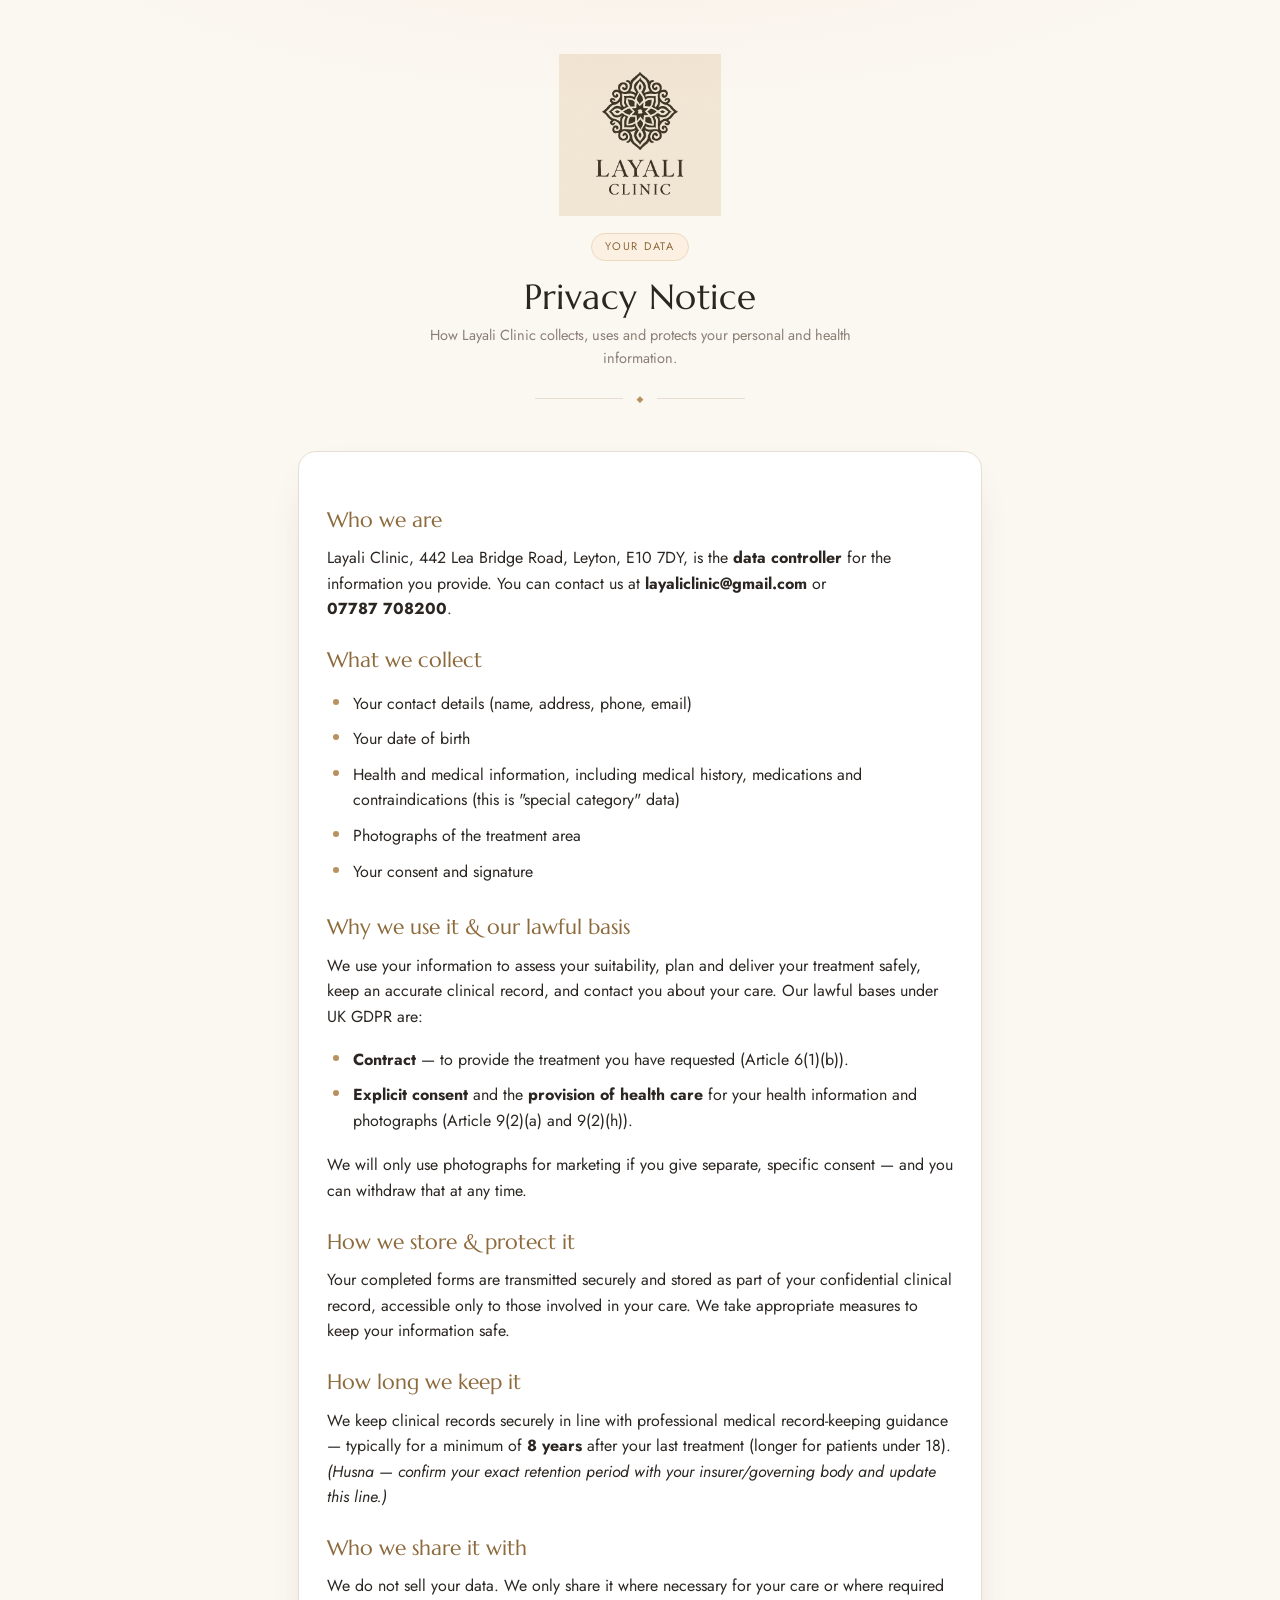
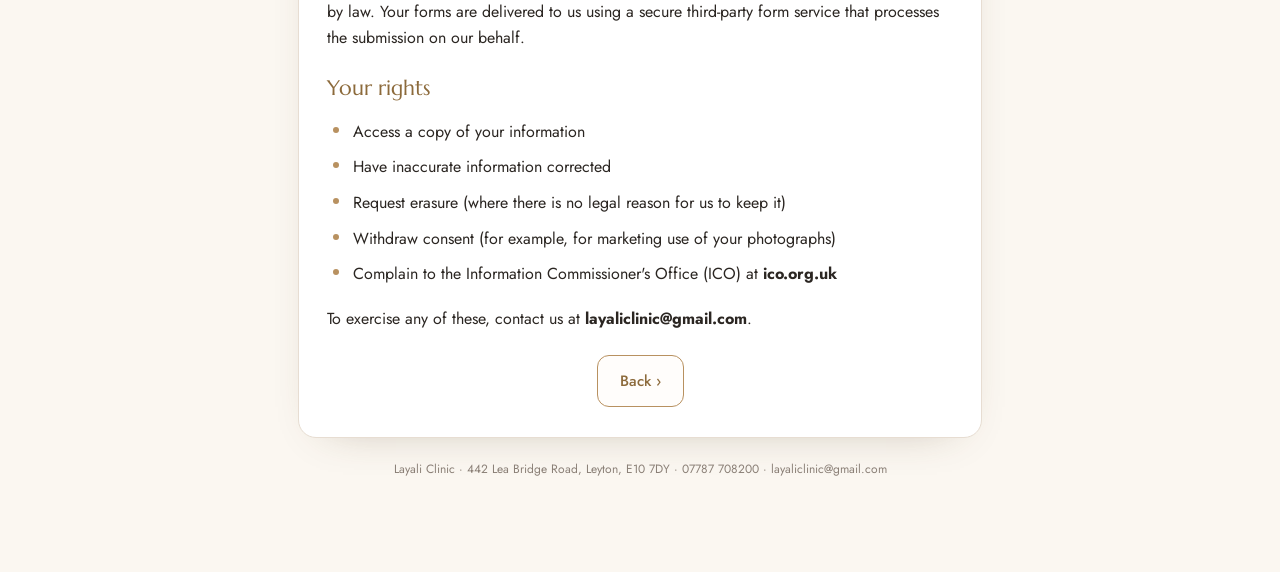
<file: privacy.html>
<!DOCTYPE html>
<html lang="en"><head>
<meta charset="UTF-8"><meta name="viewport" content="width=device-width,initial-scale=1">
<title>Privacy Notice | Layali Clinic</title>
<link rel="preconnect" href="https://fonts.googleapis.com"><link rel="preconnect" href="https://fonts.gstatic.com" crossorigin>
<link href="https://fonts.googleapis.com/css2?family=Marcellus&family=Jost:wght@300;400;500;600&display=swap" rel="stylesheet">
<link rel="stylesheet" href="styles.css">
</head><body>
<!-- HUSNA: this is a sensible starting privacy notice — please have it checked against your
     insurer / a data-protection adviser, and confirm the retention period below before publishing. -->
<div class="wrap guide">
  <header class="hero">
    <img class="logo" src="logo.jpg" alt="Layali Clinic">
    <span class="kicker">Your Data</span>
    <h1>Privacy Notice</h1>
    <p class="sub">How Layali Clinic collects, uses and protects your personal and health information.</p>
  </header>

  <div class="card prose">
    <h3>Who we are</h3>
    <p>Layali Clinic, 442 Lea Bridge Road, Leyton, E10 7DY, is the <b>data controller</b> for the information you provide. You can contact us at <b>layaliclinic@gmail.com</b> or <b>07787&nbsp;708200</b>.</p>

    <h3>What we collect</h3>
    <ul>
      <li>Your contact details (name, address, phone, email)</li>
      <li>Your date of birth</li>
      <li>Health and medical information, including medical history, medications and contraindications (this is "special category" data)</li>
      <li>Photographs of the treatment area</li>
      <li>Your consent and signature</li>
    </ul>

    <h3>Why we use it &amp; our lawful basis</h3>
    <p>We use your information to assess your suitability, plan and deliver your treatment safely, keep an accurate clinical record, and contact you about your care. Our lawful bases under UK GDPR are:</p>
    <ul>
      <li><b>Contract</b> — to provide the treatment you have requested (Article 6(1)(b)).</li>
      <li><b>Explicit consent</b> and the <b>provision of health care</b> for your health information and photographs (Article 9(2)(a) and 9(2)(h)).</li>
    </ul>
    <p>We will only use photographs for marketing if you give separate, specific consent — and you can withdraw that at any time.</p>

    <h3>How we store &amp; protect it</h3>
    <p>Your completed forms are transmitted securely and stored as part of your confidential clinical record, accessible only to those involved in your care. We take appropriate measures to keep your information safe.</p>

    <h3>How long we keep it</h3>
    <p>We keep clinical records securely in line with professional medical record-keeping guidance — typically for a minimum of <b>8 years</b> after your last treatment (longer for patients under 18). <i>(Husna — confirm your exact retention period with your insurer/governing body and update this line.)</i></p>

    <h3>Who we share it with</h3>
    <p>We do not sell your data. We only share it where necessary for your care or where required by law. Your forms are delivered to us using a secure third-party form service that processes the submission on our behalf.</p>

    <h3>Your rights</h3>
    <ul>
      <li>Access a copy of your information</li>
      <li>Have inaccurate information corrected</li>
      <li>Request erasure (where there is no legal reason for us to keep it)</li>
      <li>Withdraw consent (for example, for marketing use of your photographs)</li>
      <li>Complain to the Information Commissioner's Office (ICO) at <b>ico.org.uk</b></li>
    </ul>
    <p>To exercise any of these, contact us at <b>layaliclinic@gmail.com</b>.</p>

    <div style="text-align:center;margin-top:24px"><a class="btn-ghost" href="index.html">Back &rsaquo;</a></div>
  </div>
  <p class="foot">Layali Clinic · 442 Lea Bridge Road, Leyton, E10 7DY · 07787 708200 · layaliclinic@gmail.com</p>
</div>
</body></html>
</file>
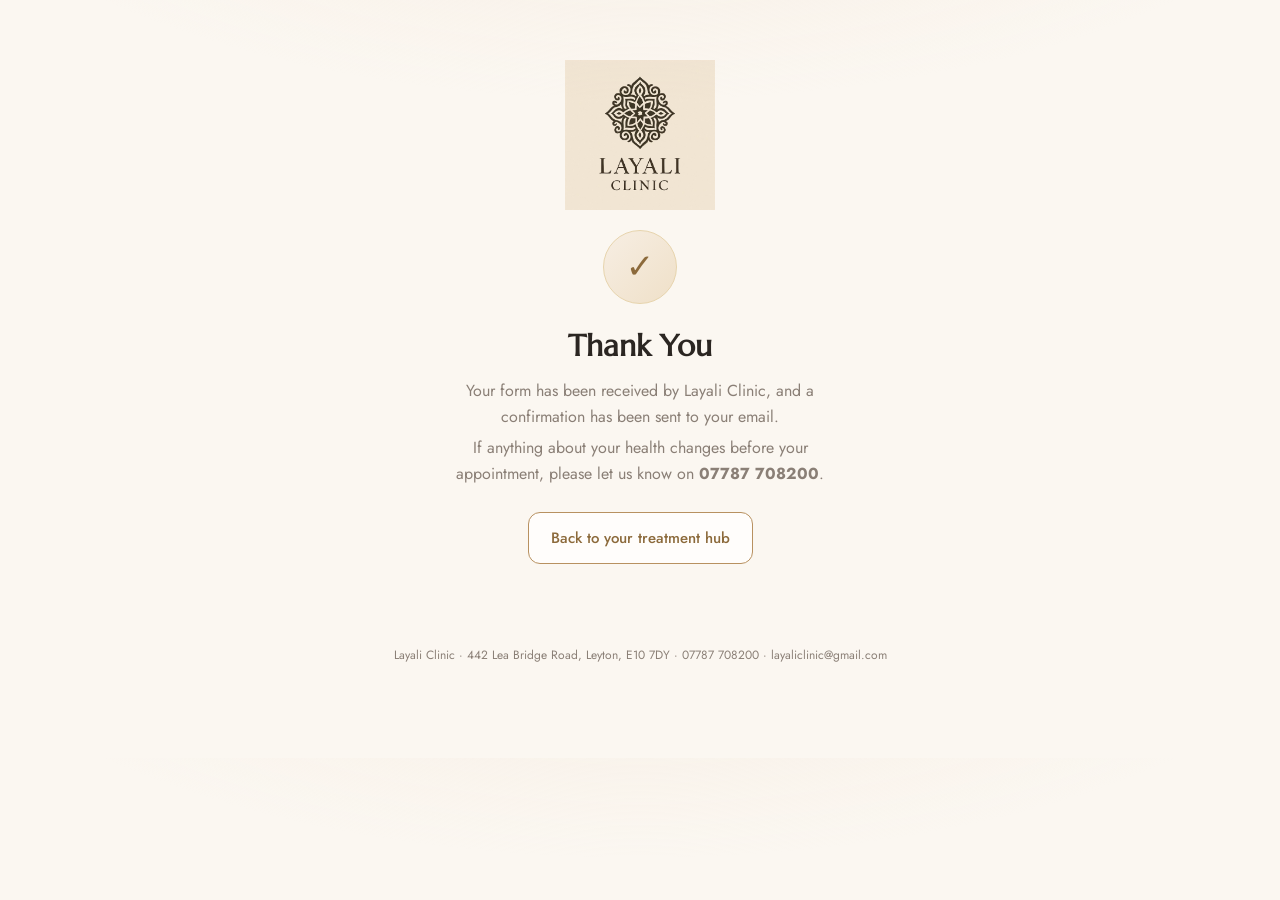
<file: thank-you.html>
<!DOCTYPE html>
<html lang="en"><head>
<meta charset="UTF-8"><meta name="viewport" content="width=device-width,initial-scale=1">
<title>Thank You | Layali Clinic</title>
<link rel="preconnect" href="https://fonts.googleapis.com"><link rel="preconnect" href="https://fonts.gstatic.com" crossorigin>
<link href="https://fonts.googleapis.com/css2?family=Marcellus&family=Jost:wght@300;400;500;600&display=swap" rel="stylesheet">
<link rel="stylesheet" href="styles.css">
</head><body>
<div class="wrap guide">
  <div class="done" style="display:block">
    <img class="logo" src="logo.jpg" alt="Layali Clinic" style="width:150px;margin-bottom:20px">
    <div class="tick">&check;</div>
    <h2>Thank You</h2>
    <p>Your form has been received by Layali Clinic, and a confirmation has been sent to your email.</p>
    <p>If anything about your health changes before your appointment, please let us know on <b>07787&nbsp;708200</b>.</p>
    <div style="margin-top:26px"><a class="btn-ghost" href="index.html">Back to your treatment hub</a></div>
  </div>
  <p class="foot">Layali Clinic · 442 Lea Bridge Road, Leyton, E10 7DY · 07787 708200 · layaliclinic@gmail.com</p>
</div>
</body></html>
</file>
<file: styles.css>
/* ============================================================
   LAYALI CLINIC — shared design system for all treatment packs
   Edit colours here once; every guide & form updates.
   Display font: Marcellus (serif) · Body font: Jost (sans)
   ============================================================ */
:root{
  --ink:#2b2622; --muted:#8a7f76; --line:#e7ddd2;
  --gold:#b89160; --gold-deep:#8c6a3b; --cream:#fbf7f1; --card:#ffffff;
  --blush:#f3e7df; --ok:#3f7d62; --err:#b4564c; --soft:#f6ece1;
}
*{box-sizing:border-box}
html,body{margin:0}
body{
  font-family:'Jost',system-ui,-apple-system,sans-serif; color:var(--ink);
  background:radial-gradient(1200px 500px at 50% -200px,var(--soft) 0%,transparent 60%),var(--cream);
  line-height:1.6; -webkit-font-smoothing:antialiased;
}
.wrap{max-width:760px;margin:0 auto;padding:0 18px 80px}
.wrap.guide{max-width:720px}
a{color:var(--gold-deep)}

/* ---------- Header / hero ---------- */
header.hero{text-align:center;padding:54px 18px 26px}
.crest{width:62px;height:62px;margin:0 auto 14px;border-radius:50%;border:1.5px solid var(--gold);
  display:flex;align-items:center;justify-content:center;color:var(--gold-deep);
  font-family:'Marcellus',serif;font-size:30px;font-weight:400;
  background:linear-gradient(160deg,#fff,#f7eee3);box-shadow:0 6px 24px rgba(184,145,96,.18)}
.logo{display:block;margin:0 auto 16px;width:162px;height:auto;mix-blend-mode:multiply}
.brand{font-family:'Marcellus',serif;letter-spacing:.18em;text-transform:uppercase;
  font-size:15px;color:var(--gold-deep);margin:0 0 6px}
.kicker{display:inline-block;font-size:11px;letter-spacing:.16em;text-transform:uppercase;
  color:var(--gold-deep);background:#fbf0e1;border:1px solid #ecd9bf;border-radius:20px;padding:4px 13px;margin-bottom:14px}
h1{font-family:'Marcellus',serif;font-weight:400;font-size:35px;margin:.1em 0 .15em;line-height:1.12;letter-spacing:.012em}
.sub{color:var(--muted);font-size:14.5px;max-width:48ch;margin:6px auto 0}
/* hero flourish — a slim gold rule broken by a small centred diamond */
header.hero::after{content:'◆';display:block;width:210px;margin:24px auto 2px;text-align:center;
  color:var(--gold);font-size:9px;line-height:9px;
  background:linear-gradient(var(--line),var(--line)) left center/88px 1px no-repeat,
             linear-gradient(var(--line),var(--line)) right center/88px 1px no-repeat}

/* ---------- Cards & sections ---------- */
.card{background:var(--card);border:1px solid var(--line);border-radius:18px;padding:30px 28px;margin:20px 0;
  box-shadow:0 14px 44px -30px rgba(80,60,30,.42);scroll-margin-top:20px}
@media(max-width:520px){.card{padding:24px 20px}}
.sec-h{display:flex;align-items:center;gap:11px;margin:0 0 15px;padding:0 0 12px;border-bottom:1px solid var(--line)}
.sec-h::before{content:'';flex:none;width:4px;height:22px;border-radius:2px;background:linear-gradient(var(--gold),var(--gold-deep))}
.sec-h:has(.sec-n)::before{display:none}
.sec-n{font-family:'Marcellus',serif;color:var(--gold);font-size:22px;font-weight:400;min-width:24px}
.sec-t{font-family:'Marcellus',serif;font-size:25px;font-weight:400;margin:0;line-height:1.12;letter-spacing:.022em}
.sec-d{color:var(--muted);font-size:13.5px;font-style:italic;margin:-7px 0 16px}

/* ---------- Guide prose ---------- */
.lead{font-family:'Marcellus',serif;font-size:21px;line-height:1.5;color:#4a4138;margin:0 0 6px}
.prose h3{font-family:'Marcellus',serif;font-size:21px;font-weight:400;color:var(--gold-deep);margin:22px 0 8px}
.prose p{margin:0 0 12px}
.prose ul{margin:0 0 14px;padding-left:0;list-style:none}
.prose li{position:relative;padding:5px 0 5px 26px}
.prose li::before{content:'';position:absolute;left:6px;top:13px;width:6px;height:6px;border-radius:50%;
  background:var(--gold)}
.divider{height:1px;background:var(--line);margin:22px 0;border:0}

/* ---------- Pills / tags ---------- */
.pill{display:inline-block;font-size:12.5px;background:#f6ece1;border:1px solid #ecd9bf;color:var(--gold-deep);
  border-radius:20px;padding:5px 13px;margin:0 6px 8px 0}
.verify-tag{display:inline-block;font-size:10.5px;letter-spacing:.08em;text-transform:uppercase;color:#9a7b3f;
  background:#fbe8cf;border:1px solid #efd7a6;padding:2px 7px;border-radius:20px;margin-left:8px;vertical-align:middle}

/* ---------- Timeline (results / recovery) ---------- */
.timeline{margin:6px 0 4px;border-left:2px solid var(--line);padding-left:0}
.tl-item{position:relative;padding:0 0 20px 26px}
.tl-item::before{content:'';position:absolute;left:-7px;top:3px;width:12px;height:12px;border-radius:50%;
  background:var(--gold);border:2px solid #fff;box-shadow:0 0 0 2px var(--gold)}
.tl-when{font-family:'Marcellus',serif;font-size:18px;font-weight:400;color:var(--gold-deep);margin:0 0 2px}
.tl-item p{margin:0;color:#5f5347;font-size:14px}

/* ---------- Do / Don't & checklists ---------- */
.cols{display:grid;grid-template-columns:1fr 1fr;gap:14px;margin:6px 0}
@media(max-width:560px){.cols{grid-template-columns:1fr}}
.mini{border:1px solid var(--line);border-radius:14px;padding:16px 18px;background:#fffdfb}
.mini h4{margin:0 0 10px;font-family:'Marcellus',serif;font-size:18px}
.mini.avoid h4{color:var(--err)} .mini.ok h4{color:var(--ok)}
.mini ul{list-style:none;margin:0;padding:0}
.mini li{position:relative;padding:5px 0 5px 24px;font-size:14px;color:#5a5046}
.mini.avoid li::before{content:'✕';position:absolute;left:0;color:var(--err);font-size:12px;top:7px}
.mini.ok li::before{content:'✓';position:absolute;left:0;color:var(--ok);font-size:12px;top:7px}

/* ---------- Pricing ---------- */
.price-card{border:1px solid var(--line);border-radius:14px;padding:18px 20px;margin:10px 0;background:#fffdfb;
  display:flex;justify-content:space-between;align-items:center;gap:14px;
  text-decoration:none;color:inherit;cursor:pointer;transition:.15s}
a.price-card:hover{border-color:var(--gold);background:#fffaf3;transform:translateY(-1px)}
.price-card .name{font-weight:500} .price-card .desc{color:var(--muted);font-size:13px}
.price-card .amt{font-family:'Marcellus',serif;font-size:24px;font-weight:400;color:var(--gold-deep);white-space:nowrap}

/* ---------- FAQ ---------- */
.faq{border-top:1px solid var(--line)}
.faq details{border-bottom:1px solid var(--line);padding:14px 2px}
.faq summary{cursor:pointer;font-weight:500;font-size:15px;list-style:none;display:flex;justify-content:space-between;gap:12px}
.faq summary::-webkit-details-marker{display:none}
.faq summary::after{content:'+';color:var(--gold);font-size:20px;line-height:1}
.faq details[open] summary::after{content:'–'}
.faq p{margin:10px 0 2px;color:#5f5347;font-size:14px}

/* ---------- Notices ---------- */
.notice{background:var(--blush);border:1px solid #ecddd0;border-left:4px solid var(--gold);border-radius:12px;
  padding:16px 18px;margin:6px 0 16px;font-size:13.7px;color:#5f5347}
.notice b{color:var(--ink)}
.notice h4{font-family:'Marcellus',serif;font-size:18px;margin:0 0 6px;color:var(--gold-deep)}
.notice.warn{background:#fff4f3;border-color:#f3c9c4;border-left-color:var(--err);color:#8a3b33}

/* ---------- Form fields ---------- */
.f{margin:0 0 20px}
label.q{display:block;font-weight:500;font-size:15px;margin:0 0 9px;color:#3a332c}
.req{color:var(--gold-deep)}
.hint{color:var(--muted);font-size:12.5px;font-weight:400;margin-top:2px}
input[type=text],input[type=email],input[type=tel],input[type=date],input[type=number],textarea,select{
  width:100%;font-family:inherit;font-size:16px;color:var(--ink);padding:12px 13px;border:1px solid var(--line);
  border-radius:11px;background:#fffdfb;transition:border-color .15s,box-shadow .15s}
textarea{min-height:90px;resize:vertical}
input:focus,textarea:focus,select:focus{outline:none;border-color:var(--gold);box-shadow:0 0 0 3px rgba(184,145,96,.14)}
.row{display:grid;grid-template-columns:1fr 1fr;gap:12px}
@media(max-width:520px){.row{grid-template-columns:1fr}}
.opts{display:flex;flex-direction:column;gap:9px;margin-top:4px}
.opt{display:flex;gap:12px;align-items:flex-start;padding:13px 15px;border:1px solid var(--line);border-radius:12px;
  cursor:pointer;background:#fffdfb;font-size:14.5px;line-height:1.45;transition:border-color .18s,background .18s}
.opt:hover{border-color:var(--gold);background:#fffaf3}
/* custom gold tick-boxes / radios — replaces the utilitarian default control */
.opt input[type=checkbox],.opt input[type=radio]{appearance:none;-webkit-appearance:none;margin:1px 0 0;flex:none;
  width:20px;height:20px;border:1.5px solid #d9ccba;border-radius:6px;background:#fff;cursor:pointer;position:relative;
  transition:border-color .15s,background .15s}
.opt input[type=radio]{border-radius:50%}
.opt input[type=checkbox]:checked,.opt input[type=radio]:checked{background:var(--gold-deep);border-color:var(--gold-deep)}
.opt input[type=checkbox]:checked::after{content:'';position:absolute;left:6px;top:2.5px;width:5px;height:10px;
  border:solid #fff;border-width:0 2px 2px 0;transform:rotate(45deg)}
.opt input[type=radio]:checked::after{content:'';position:absolute;left:50%;top:50%;width:8px;height:8px;
  border-radius:50%;background:#fff;transform:translate(-50%,-50%)}
.opt.checked{border-color:var(--gold);background:#fdf6ea}
.grid-opts{display:grid;grid-template-columns:1fr 1fr;gap:9px}
@media(max-width:560px){.grid-opts{grid-template-columns:1fr}}
.scale{display:flex;gap:7px;flex-wrap:wrap}
.scale label{flex:1;min-width:42px;text-align:center;border:1px solid var(--line);border-radius:10px;padding:11px 0;
  cursor:pointer;background:#fffdfb;font-weight:500;transition:.15s}
.scale label:hover{border-color:var(--gold)}
.scale input{display:none}
.scale label.checked{background:linear-gradient(135deg,var(--gold),var(--gold-deep));color:#fff;border-color:var(--gold-deep)}

/* ---------- Signature ---------- */
.sigwrap{position:relative;border:1px dashed var(--gold);border-radius:12px;background:#fffdfb;overflow:hidden}
canvas.sig{width:100%;height:170px;display:block;touch-action:none;cursor:crosshair}
.sig-base{position:absolute;left:18px;right:18px;bottom:40px;border-bottom:1px solid var(--line)}
.sig-clear{position:absolute;top:9px;right:10px;font-size:12px;color:var(--gold-deep);background:#fff;
  border:1px solid var(--line);border-radius:20px;padding:4px 12px;cursor:pointer}

/* ---------- Buttons ---------- */
.submit{width:100%;margin-top:8px;font-family:'Jost',sans-serif;font-weight:500;letter-spacing:.04em;font-size:16px;
  color:#fff;padding:16px;border:none;border-radius:13px;cursor:pointer;
  background:linear-gradient(135deg,var(--gold) 0%,var(--gold-deep) 100%);
  box-shadow:0 12px 30px -10px rgba(140,106,59,.55);transition:transform .12s,filter .15s}
.submit:hover{filter:brightness(1.05)} .submit:active{transform:translateY(1px)}
.submit:disabled{opacity:.6;cursor:wait}
.btn-ghost{display:inline-block;text-decoration:none;font-weight:500;font-size:15px;color:var(--gold-deep);
  border:1px solid var(--gold);border-radius:12px;padding:13px 22px;background:#fffdfb;transition:.15s}
.btn-ghost:hover{background:#fbf4ea}
.foot{text-align:center;color:var(--muted);font-size:12px;margin-top:22px}
.err-msg{color:var(--err);font-size:12.5px;margin-top:5px;display:none}
.field-bad input,.field-bad textarea,.field-bad select,.field-bad .opts{border-color:var(--err)!important}

/* ---------- Success ---------- */
.done{display:none;text-align:center;padding:60px 20px}
.done .tick{width:74px;height:74px;border-radius:50%;margin:0 auto 18px;
  background:linear-gradient(135deg,#f7eee3,#efe0c8);color:var(--gold-deep);border:1px solid #e7d4ad;
  display:flex;align-items:center;justify-content:center;font-size:34px}
.done h2{font-family:'Marcellus',serif;font-size:30px;margin:0 0 8px}
.done p{color:var(--muted);max-width:42ch;margin:6px auto}

/* ---------- Config warning ---------- */
#cfgWarn{display:none;background:#fff4f3;border:1px solid #f3c9c4;color:#8a3b33;border-radius:12px;
  padding:14px 16px;font-size:13px;margin:18px 0}
#cfgWarn code{background:#fde4e1;padding:1px 6px;border-radius:5px}

/* ---------- Pack hub ---------- */
.stage{display:flex;gap:16px;align-items:center;background:var(--card);border:1px solid var(--line);
  border-radius:16px;padding:18px 20px;margin:12px 0;text-decoration:none;color:inherit;transition:.15s;
  box-shadow:0 10px 40px -30px rgba(80,60,30,.4)}
.stage:hover{border-color:var(--gold);transform:translateY(-1px)}
.stage .num{font-family:'Marcellus',serif;font-size:26px;font-weight:400;color:var(--gold);min-width:34px}
.stage .body{flex:1}
.stage .t{font-family:'Marcellus',serif;font-size:20px;font-weight:400;margin:0}
.stage .d{color:var(--muted);font-size:13px;margin:2px 0 0}
.stage .when{font-size:11px;letter-spacing:.06em;text-transform:uppercase;color:var(--gold-deep);
  background:#f6ece1;border-radius:20px;padding:4px 11px;white-space:nowrap}
.stage .arrow{color:var(--gold);font-size:20px}
.tag-internal{font-size:10px;letter-spacing:.08em;text-transform:uppercase;color:#7a6a52;background:#efe7da;
  border-radius:20px;padding:3px 9px;margin-left:8px}

/* ---------- Before/after gallery & video ---------- */
.gallery{display:grid;grid-template-columns:1fr 1fr;gap:14px;margin:10px 0 6px}
.ba{border:1px solid var(--line);border-radius:14px;overflow:hidden;background:#fff;box-shadow:0 10px 40px -30px rgba(80,60,30,.4)}
.ba img{width:100%;display:block}
.ba .cap{font-size:12.5px;color:var(--muted);padding:10px 13px;display:flex;justify-content:space-between;align-items:center;gap:8px}
.ba .cap b{color:var(--ink);font-weight:500;font-family:'Marcellus',serif;font-size:14.5px}
.tagba{font-size:10px;letter-spacing:.1em;text-transform:uppercase;color:var(--gold-deep);background:#f6ece1;
  border:1px solid #ecd9bf;border-radius:20px;padding:3px 9px;white-space:nowrap}
.videos{display:grid;grid-template-columns:1fr 1fr;gap:14px;margin:10px 0}
.videos video{width:100%;border-radius:14px;display:block;background:#000;border:1px solid var(--line)}
.media-note{text-align:center;font-size:12px;color:var(--muted);margin:4px 0 0;font-style:italic}
@media(max-width:560px){.gallery,.videos{grid-template-columns:1fr}}

/* ---------- Comparison table ---------- */
.compare{width:100%;border-collapse:collapse;font-size:13.3px;margin:10px 0 4px}
.compare th,.compare td{border-bottom:1px solid var(--line);padding:11px 9px;text-align:left;vertical-align:top}
.compare thead th{font-family:'Marcellus',serif;color:var(--gold-deep);font-size:15px;font-weight:400}
.compare td:first-child{font-weight:500}
.compare .hl td{background:#fbf4ea}

/* ---------- Booking button (links to That Time Pro) ---------- */
.btn-gold{display:inline-block;text-decoration:none;font-family:'Jost',sans-serif;font-weight:500;letter-spacing:.04em;
  font-size:16px;color:#fff;padding:15px 30px;border-radius:13px;
  background:linear-gradient(135deg,var(--gold) 0%,var(--gold-deep) 100%);
  box-shadow:0 12px 30px -12px rgba(140,106,59,.55);transition:transform .12s,filter .15s}
.btn-gold:hover{filter:brightness(1.05)}
.btn-gold:active{transform:translateY(1px)}

/* ---------- Accessibility: visible keyboard focus ---------- */
a:focus-visible,.submit:focus-visible,.btn-ghost:focus-visible,.btn-gold:focus-visible,
.sig-clear:focus-visible,.faq summary:focus-visible{outline:2px solid var(--gold-deep);outline-offset:2px;border-radius:4px}
.opt:has(input:focus-visible){outline:2px solid var(--gold-deep);outline-offset:2px}

/* ---------- Respect reduced-motion preferences ---------- */
@media (prefers-reduced-motion: reduce){
  *,*::before,*::after{transition-duration:.001ms!important;animation-duration:.001ms!important;scroll-behavior:auto!important}
}

/* ---------- Print / saved-PDF: clean document ---------- */
@media print{
  body{background:#fff}
  .wrap{max-width:none;padding-bottom:0}
  .card{box-shadow:none;border:1px solid #d8ccbd;break-inside:avoid;page-break-inside:avoid}
  .submit,.btn-ghost,.btn-gold,.sig-clear,#cfgWarn,.foot{display:none!important}
  .f,.opt,.mini,.tl-item,.notice,.sigwrap,.price-card{break-inside:avoid;page-break-inside:avoid}
  a{color:inherit;text-decoration:none}
  header.hero{padding:8px 0 12px}
}

/* ============================================================
   Recovery journey + soft colour accents (used on aftercare guides)
   A gentle palette beyond the brand gold: sage-green = healing /
   reassurance, rose = caution. Kept soft so it stays premium.
   ============================================================ */
:root{--sage:#6f8f77;--sage-bg:#eef3ee;--sage-line:#d6e2d9;--rose-bg:#fbeeec;--rose-line:#ecc9c4;--rose-ink:#a5443a}

/* vertical timeline with numbered badges on a gold→green healing line */
.journey{position:relative;margin:14px 0 6px}
.journey::before{content:'';position:absolute;left:21px;top:26px;bottom:26px;width:2px;border-radius:2px;
  background:linear-gradient(180deg,var(--gold) 0%,#c79a5a 32%,var(--sage) 100%)}
.journey .step{position:relative;display:flex;gap:16px;padding:0 0 16px}
.journey .step:last-child{padding-bottom:0}
.journey .dot{flex:none;width:44px;height:44px;border-radius:50%;display:flex;align-items:center;justify-content:center;
  font-family:'Marcellus',serif;font-size:13px;color:#fff;position:relative;z-index:1;background:var(--gold);
  border:3px solid var(--card);box-shadow:0 0 0 1px var(--line),0 6px 14px -6px rgba(120,90,40,.5)}
.journey .dot.d2{background:#c28f4c}
.journey .dot.d3{background:#9ba86f}
.journey .dot.d4{background:var(--sage)}
.journey .dot.d5{background:#b9ac97}
.journey .body{flex:1;background:#fbf6ee;border:1px solid var(--line);border-radius:13px;padding:13px 16px}
.journey .step.heal .body{background:var(--sage-bg);border-color:var(--sage-line)}
.journey .when{font-family:'Marcellus',serif;font-size:18px;color:var(--ink);margin:0 0 2px;letter-spacing:.01em}
.journey .body p{margin:0;color:#5f5347;font-size:14px}

/* small status tags for section headings */
.tag-ok,.tag-urgent{display:inline-block;font-size:10px;letter-spacing:.12em;text-transform:uppercase;
  border-radius:20px;padding:3px 10px;margin-left:10px;vertical-align:middle;font-weight:500}
.tag-ok{color:var(--sage);background:var(--sage-bg);border:1px solid var(--sage-line)}
.tag-urgent{color:var(--rose-ink);background:var(--rose-bg);border:1px solid var(--rose-line)}

/* soft-tinted section cards */
.card.tint-sage{background:var(--sage-bg);border-color:var(--sage-line)}
.card.tint-sage .sec-h{border-bottom-color:var(--sage-line)}
.card.tint-sage .sec-h::before{background:linear-gradient(var(--sage),#5c7a64)}
.card.tint-rose{background:var(--rose-bg);border-color:var(--rose-line)}
.card.tint-rose .sec-h{border-bottom-color:var(--rose-line)}
.card.tint-rose .sec-h::before{background:linear-gradient(#c76a60,var(--rose-ink))}

/* ---------- Aftercare acknowledgement (printable sign-off) ---------- */
.ack{margin:10px 0 2px}
.ack .item{display:flex;gap:13px;align-items:flex-start;padding:11px 0;border-bottom:1px solid var(--line);
  font-size:14.5px;color:#4a4138}
.ack .item:last-child{border-bottom:0}
.ack .box{flex:none;width:20px;height:20px;border:1.6px solid #cbbca6;border-radius:6px;margin-top:1px}
.sign{margin:20px 0 2px;display:grid;gap:20px}
.sign .fld{display:flex;align-items:flex-end;gap:12px}
.sign .fld label{font-size:13px;color:var(--muted);white-space:nowrap;min-width:130px}
.sign .fld .fill{flex:1;border-bottom:1px solid var(--rule);height:22px}
</file>
